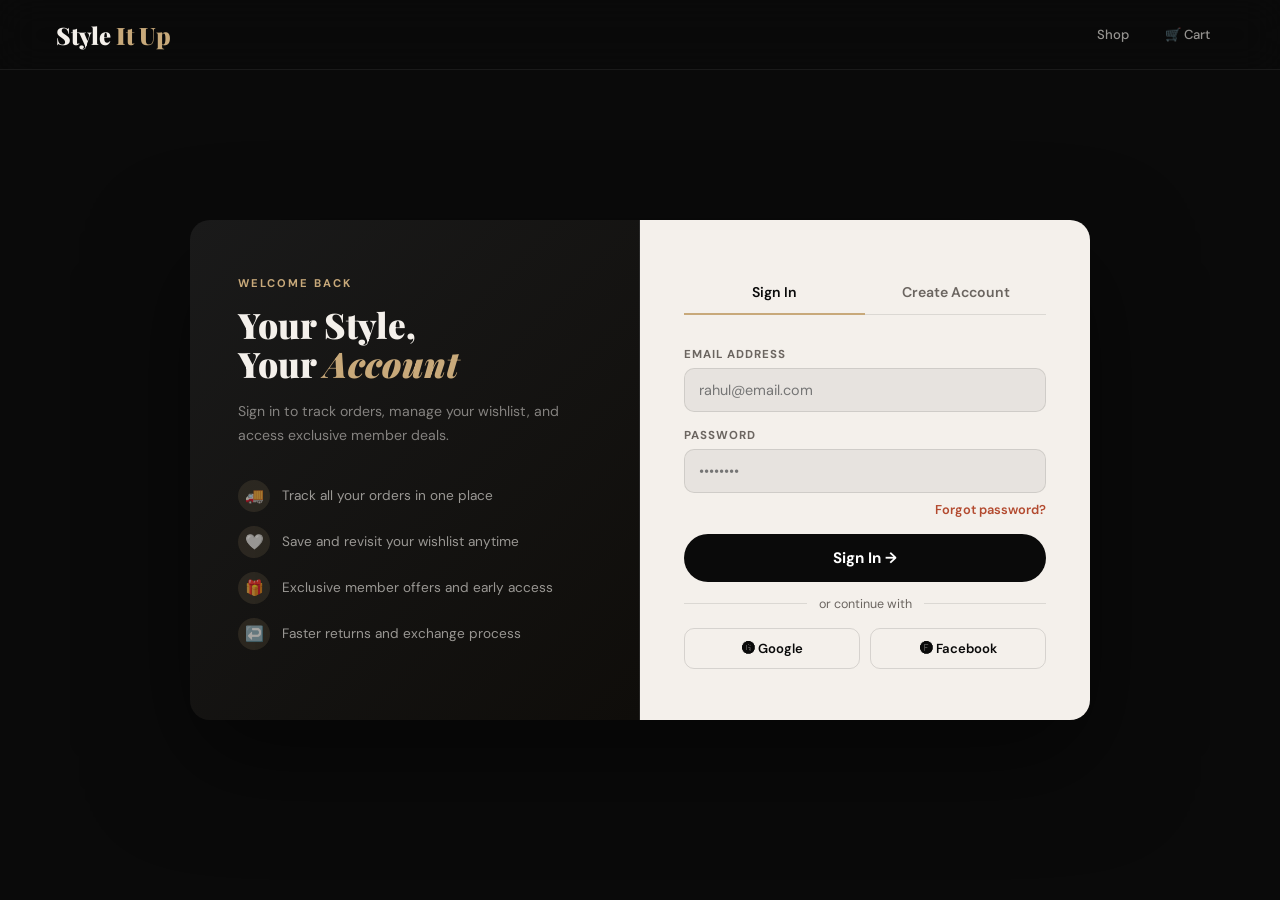
<file: account.html>
<!DOCTYPE html>
<html lang="en">
<head>
  <!-- Google Tag Manager -->
<script>(function(w,d,s,l,i){w[l]=w[l]||[];w[l].push({'gtm.start':
new Date().getTime(),event:'gtm.js'});var f=d.getElementsByTagName(s)[0],
j=d.createElement(s),dl=l!='dataLayer'?'&l='+l:'';j.async=true;j.src=
'https://www.googletagmanager.com/gtm.js?id='+i+dl;f.parentNode.insertBefore(j,f);
})(window,document,'script','dataLayer','GTM-5MQSH7WT');</script>
<!-- End Google Tag Manager -->
  <!-- Google tag (gtag.js) -->
<script async src="https://www.googletagmanager.com/gtag/js?id=G-WWEGL6GJ3Q"></script>
<script>
  window.dataLayer = window.dataLayer || [];
  function gtag(){dataLayer.push(arguments);}
  gtag('js', new Date());

  gtag('config', 'G-WWEGL6GJ3Q');
</script>
<meta charset="UTF-8"/><meta name="viewport" content="width=device-width, initial-scale=1.0"/>
<title>My Account — Style It Up</title>
<link href="https://fonts.googleapis.com/css2?family=Playfair+Display:ital,wght@0,700;0,900;1,700&family=DM+Sans:wght@300;400;500;600&display=swap" rel="stylesheet"/>
<style>
*,*::before,*::after{box-sizing:border-box;margin:0;padding:0}
:root{--black:#0a0a0a;--off:#f4f0eb;--tan:#c8a97a;--rust:#b34a2f;--mid:#6b6560;--r:12px}
body{font-family:'DM Sans',sans-serif;background:var(--off);color:var(--black)}
nav{position:fixed;top:0;left:0;right:0;z-index:500;display:flex;align-items:center;justify-content:space-between;padding:0 56px;height:70px;backdrop-filter:blur(20px);background:rgba(10,10,10,.9);border-bottom:1px solid rgba(255,255,255,.07)}
.nav-logo{font-family:'Playfair Display',serif;font-size:1.5rem;font-weight:900;color:var(--off);text-decoration:none}
.nav-logo span{color:var(--tan)}
.nav-links{display:flex;gap:26px;list-style:none}
.nav-links a{text-decoration:none;color:rgba(244,240,235,.6);font-size:.8rem;letter-spacing:1.2px;text-transform:uppercase;font-weight:500;transition:color .2s}
.nav-links a:hover{color:var(--tan)}
.nav-right{display:flex;gap:6px;align-items:center}
.nav-icon-btn{background:none;border:none;cursor:pointer;color:var(--off);padding:8px 12px;border-radius:8px;font-family:'DM Sans',sans-serif;font-size:.82rem;font-weight:500;transition:background .2s;display:flex;align-items:center;gap:5px;text-decoration:none}
.nav-icon-btn:hover{background:rgba(255,255,255,.08);color:var(--off)}
.nav-badge{background:var(--rust);color:#fff;font-size:.6rem;font-weight:700;min-width:17px;height:17px;border-radius:50%;display:flex;align-items:center;justify-content:center;padding:0 4px}
.btn-cart-nav{background:var(--tan)!important;color:var(--black)!important;border-radius:50px!important;font-weight:700!important}
.page-wrap{padding-top:70px;min-height:100vh}
.page-header{background:var(--black);padding:0}
.account-hero{display:flex;align-items:center;gap:24px;padding:40px 56px;max-width:1280px;margin:0 auto}
.avatar{width:72px;height:72px;border-radius:50%;background:linear-gradient(135deg,var(--tan),var(--rust));display:flex;align-items:center;justify-content:center;font-family:'Playfair Display',serif;font-size:1.8rem;font-weight:700;color:#fff;flex-shrink:0}
.account-hero-info h1{font-family:'Playfair Display',serif;font-size:1.8rem;font-weight:700;color:var(--off)}
.account-hero-info p{font-size:.85rem;color:rgba(244,240,235,.5);margin-top:4px}
.account-layout{display:grid;grid-template-columns:240px 1fr;gap:32px;max-width:1280px;margin:0 auto;padding:32px 56px 80px;align-items:start}
.sidebar-nav{background:#fff;border-radius:14px;overflow:hidden;position:sticky;top:90px}
.sidebar-nav-item{display:flex;align-items:center;gap:12px;padding:14px 20px;cursor:pointer;border-bottom:1px solid rgba(0,0,0,.05);transition:background .2s;font-size:.88rem;font-weight:500;color:var(--mid)}
.sidebar-nav-item:last-child{border-bottom:none}
.sidebar-nav-item:hover{background:rgba(0,0,0,.03);color:var(--black)}
.sidebar-nav-item.active{background:rgba(200,169,122,.1);color:var(--black);font-weight:700;border-left:3px solid var(--tan)}
.sidebar-nav-item span{font-size:1rem}
.logout-item{color:var(--rust)!important}
.account-content{}
.tab-panel{display:none}
.tab-panel.active{display:block}
.section-card{background:#fff;border-radius:14px;padding:28px;margin-bottom:20px}
.section-card h2{font-family:'Playfair Display',serif;font-size:1.3rem;font-weight:700;color:var(--black);margin-bottom:20px}
/* ORDERS */
.order-card{border:1.5px solid rgba(0,0,0,.08);border-radius:12px;padding:20px;margin-bottom:14px;transition:border-color .2s}
.order-card:hover{border-color:var(--tan)}
.order-header{display:flex;justify-content:space-between;align-items:flex-start;margin-bottom:14px}
.order-id{font-size:.8rem;font-weight:700;color:var(--mid);letter-spacing:.5px}
.order-status{font-size:.75rem;font-weight:700;padding:4px 12px;border-radius:20px;letter-spacing:.5px;text-transform:uppercase}
.status-delivered{background:rgba(76,175,80,.1);color:#2e7d32}
.status-shipped{background:rgba(33,150,243,.1);color:#1565c0}
.status-processing{background:rgba(255,152,0,.1);color:#e65100}
.order-items{display:flex;gap:10px;margin-bottom:12px;flex-wrap:wrap}
.order-thumb{width:56px;height:70px;border-radius:8px;object-fit:cover}
.order-meta{display:flex;gap:20px;font-size:.82rem;color:var(--mid)}
.order-meta strong{color:var(--black)}
/* FORM */
.form-row{display:grid;grid-template-columns:1fr 1fr;gap:14px}
.form-group{display:flex;flex-direction:column;gap:6px;margin-bottom:14px}
.form-group label{font-size:.72rem;font-weight:700;letter-spacing:1px;text-transform:uppercase;color:var(--mid)}
.form-group input,.form-group select{background:rgba(0,0,0,.04);border:1.5px solid rgba(0,0,0,.1);border-radius:10px;padding:12px 14px;font-family:'DM Sans',sans-serif;font-size:.9rem;color:var(--black);outline:none;transition:border-color .2s}
.form-group input:focus,.form-group select:focus{border-color:var(--tan)}
.save-btn{background:var(--black);color:#fff;border:none;border-radius:50px;padding:13px 32px;font-family:'DM Sans',sans-serif;font-size:.88rem;font-weight:700;cursor:pointer;transition:background .2s}
.save-btn:hover{background:var(--rust)}
/* STATS */
.stats-row{display:grid;grid-template-columns:repeat(3,1fr);gap:16px;margin-bottom:20px}
.stat-card{background:#fff;border-radius:12px;padding:20px;text-align:center}
.stat-num{font-family:'Playfair Display',serif;font-size:2rem;font-weight:700;color:var(--tan)}
.stat-lbl{font-size:.75rem;color:var(--mid);text-transform:uppercase;letter-spacing:1px;margin-top:4px}
footer{background:#070707;padding:56px 0 28px;border-top:1px solid rgba(255,255,255,.05)}
.footer-inner{max-width:1280px;margin:0 auto;padding:0 56px}
.footer-bottom{display:flex;justify-content:space-between;align-items:center;font-size:.78rem;color:var(--mid)}
@media(max-width:900px){nav{padding:0 20px}.nav-links{display:none}.account-hero,.account-layout{padding-left:20px;padding-right:20px}.account-layout{grid-template-columns:1fr}.sidebar-nav{position:static;display:flex;overflow-x:auto}.sidebar-nav-item{flex-direction:column;gap:4px;font-size:.72rem;padding:12px 14px;white-space:nowrap;border-bottom:none;border-right:1px solid rgba(0,0,0,.05)}.form-row{grid-template-columns:1fr}.stats-row{grid-template-columns:1fr 1fr}}
</style>
</head>
<body>
  <!-- Google Tag Manager (noscript) -->
<noscript><iframe src="https://www.googletagmanager.com/ns.html?id=GTM-5MQSH7WT"
height="0" width="0" style="display:none;visibility:hidden"></iframe></noscript>
<!-- End Google Tag Manager (noscript) -->
<nav>
  <a href="index.html" class="nav-logo">Style <span>It Up</span></a>
  <ul class="nav-links">
    <li><a href="index.html">Home</a></li><li><a href="shop.html">Shop</a></li>
    <li><a href="wishlist.html">Wishlist</a></li>
  </ul>
  <div class="nav-right">
    <a href="wishlist.html" class="nav-icon-btn">🤍 <span id="nav-wish-count" class="nav-badge">0</span></a>
    <a href="cart.html" class="nav-icon-btn btn-cart-nav">🛒 Cart (<span id="nav-cart-count">0</span>)</a>
  </div>
</nav>
<div class="page-wrap">
  <div class="page-header">
    <div class="account-hero">
      <div class="avatar" id="avatar-initials">?</div>
      <div class="account-hero-info">
        <h1 id="user-greeting">Welcome!</h1>
        <p id="user-email-display">Not signed in</p>
      </div>
    </div>
  </div>
  <div class="account-layout">
    <div class="sidebar-nav">
      <div class="sidebar-nav-item active" onclick="openTab('dashboard')"><span>📊</span>Dashboard</div>
      <div class="sidebar-nav-item" onclick="openTab('orders')"><span>📦</span>My Orders</div>
      <div class="sidebar-nav-item" onclick="openTab('profile')"><span>👤</span>Profile</div>
      <div class="sidebar-nav-item" onclick="openTab('addresses')"><span>📍</span>Addresses</div>
      <div class="sidebar-nav-item" onclick="location.href='wishlist.html'"><span>🤍</span>Wishlist</div>
      <div class="sidebar-nav-item" onclick="openTab('settings')"><span>⚙️</span>Settings</div>
      <div class="sidebar-nav-item logout-item" onclick="doLogout()"><span>🚪</span>Sign Out</div>
    </div>
    <div class="account-content">

      <!-- DASHBOARD -->
      <div class="tab-panel active" id="tab-dashboard">
        <div class="stats-row">
          <div class="stat-card"><div class="stat-num">3</div><div class="stat-lbl">Orders</div></div>
          <div class="stat-card"><div class="stat-num" id="wish-stat">0</div><div class="stat-lbl">Wishlist Items</div></div>
          <div class="stat-card"><div class="stat-num">₹0</div><div class="stat-lbl">Total Spent</div></div>
        </div>
        <div class="section-card">
          <h2>Recent Activity</h2>
          <div style="display:flex;flex-direction:column;gap:12px">
            <div style="display:flex;align-items:center;gap:14px;padding:12px;background:rgba(0,0,0,.03);border-radius:10px">
              <span style="font-size:1.4rem">📦</span>
              <div><div style="font-size:.88rem;font-weight:600">Order #SIU20250001 delivered</div><div style="font-size:.78rem;color:var(--mid)">March 10, 2025</div></div>
              <span style="margin-left:auto;font-size:.75rem;background:rgba(76,175,80,.1);color:#2e7d32;padding:4px 10px;border-radius:20px;font-weight:700">Delivered</span>
            </div>
            <div style="display:flex;align-items:center;gap:14px;padding:12px;background:rgba(0,0,0,.03);border-radius:10px">
              <span style="font-size:1.4rem">🤍</span>
              <div><div style="font-size:.88rem;font-weight:600">3 items in your wishlist</div><div style="font-size:.78rem;color:var(--mid)">2 items on sale now!</div></div>
              <a href="wishlist.html" style="margin-left:auto;font-size:.75rem;color:var(--rust);font-weight:700;text-decoration:none">View →</a>
            </div>
          </div>
        </div>
        <div class="section-card">
          <h2>Quick Actions</h2>
          <div style="display:flex;gap:12px;flex-wrap:wrap">
            <a href="shop.html" style="background:var(--tan);color:var(--black);border-radius:50px;padding:11px 24px;font-size:.85rem;font-weight:700;text-decoration:none">Shop Now</a>
            <a href="shop.html?cat=sale" style="background:var(--rust);color:#fff;border-radius:50px;padding:11px 24px;font-size:.85rem;font-weight:700;text-decoration:none">View Sale</a>
            <a href="wishlist.html" style="background:transparent;color:var(--black);border:1.5px solid rgba(0,0,0,.15);border-radius:50px;padding:11px 24px;font-size:.85rem;font-weight:600;text-decoration:none">My Wishlist</a>
          </div>
        </div>
      </div>

      <!-- ORDERS -->
      <div class="tab-panel" id="tab-orders">
        <div class="section-card">
          <h2>My Orders</h2>
          <div class="order-card">
            <div class="order-header"><div><div class="order-id">ORDER #SIU20250001</div><div style="font-size:.82rem;color:var(--mid);margin-top:3px">Placed: March 10, 2025 · 2 items</div></div><span class="order-status status-delivered">Delivered</span></div>
            <div class="order-items">
              <img class="order-thumb" src="https://images.pexels.com/photos/297933/pexels-photo-297933.jpeg?auto=compress&cs=tinysrgb&w=120" alt="shirt" onerror="this.src='https://picsum.photos/seed/ot1/120/150'"/>
              <img class="order-thumb" src="https://images.pexels.com/photos/1598507/pexels-photo-1598507.jpeg?auto=compress&cs=tinysrgb&w=120" alt="pants" onerror="this.src='https://picsum.photos/seed/ot2/120/150'"/>
            </div>
            <div class="order-meta"><span>Total: <strong>₹3,098</strong></span><span>Payment: <strong>UPI</strong></span><span>Delivered: <strong>March 13, 2025</strong></span></div>
          </div>
          <div class="order-card">
            <div class="order-header"><div><div class="order-id">ORDER #SIU20250002</div><div style="font-size:.82rem;color:var(--mid);margin-top:3px">Placed: March 14, 2025 · 1 item</div></div><span class="order-status status-shipped">Shipped</span></div>
            <div class="order-items"><img class="order-thumb" src="https://images.pexels.com/photos/1124468/pexels-photo-1124468.jpeg?auto=compress&cs=tinysrgb&w=120" alt="jacket" onerror="this.src='https://picsum.photos/seed/ot3/120/150'"/></div>
            <div class="order-meta"><span>Total: <strong>₹3,499</strong></span><span>Payment: <strong>Card</strong></span><span>Expected: <strong>March 18, 2025</strong></span></div>
          </div>
          <div class="order-card">
            <div class="order-header"><div><div class="order-id">ORDER #SIU20250003</div><div style="font-size:.82rem;color:var(--mid);margin-top:3px">Placed: March 16, 2025 · 3 items</div></div><span class="order-status status-processing">Processing</span></div>
            <div class="order-items">
              <img class="order-thumb" src="https://images.pexels.com/photos/1656684/pexels-photo-1656684.jpeg?auto=compress&cs=tinysrgb&w=120" alt="tee" onerror="this.src='https://picsum.photos/seed/ot4/120/150'"/>
              <img class="order-thumb" src="https://images.pexels.com/photos/2529148/pexels-photo-2529148.jpeg?auto=compress&cs=tinysrgb&w=120" alt="shoes" onerror="this.src='https://picsum.photos/seed/ot5/120/150'"/>
            </div>
            <div class="order-meta"><span>Total: <strong>₹2,298</strong></span><span>Payment: <strong>COD</strong></span><span>Expected: <strong>March 20, 2025</strong></span></div>
          </div>
        </div>
      </div>

      <!-- PROFILE -->
      <div class="tab-panel" id="tab-profile">
        <div class="section-card">
          <h2>Edit Profile</h2>
          <div class="form-row">
            <div class="form-group"><label>First Name</label><input id="pf-fn" placeholder="Rahul"/></div>
            <div class="form-group"><label>Last Name</label><input id="pf-ln" placeholder="Sharma"/></div>
          </div>
          <div class="form-group"><label>Email Address</label><input type="email" id="pf-em" placeholder="rahul@email.com"/></div>
          <div class="form-group"><label>Phone</label><input type="tel" id="pf-ph" placeholder="+91 98765 43210"/></div>
          <div class="form-group"><label>Date of Birth</label><input type="date" id="pf-dob"/></div>
          <div class="form-group"><label>Gender</label>
            <select id="pf-gen"><option>Prefer not to say</option><option>Male</option><option>Female</option><option>Non-binary</option></select>
          </div>
          <button class="save-btn" onclick="saveProfile()">Save Changes</button>
        </div>
        <div class="section-card">
          <h2>Change Password</h2>
          <div class="form-group"><label>Current Password</label><input type="password" placeholder="••••••••"/></div>
          <div class="form-group"><label>New Password</label><input type="password" placeholder="••••••••"/></div>
          <div class="form-group"><label>Confirm New Password</label><input type="password" placeholder="••••••••"/></div>
          <button class="save-btn" onclick="toast('Password updated successfully! 🔐')">Update Password</button>
        </div>
      </div>

      <!-- ADDRESSES -->
      <div class="tab-panel" id="tab-addresses">
        <div class="section-card">
          <h2>Saved Addresses</h2>
          <div style="border:1.5px solid rgba(0,0,0,.08);border-radius:12px;padding:18px;margin-bottom:14px">
            <div style="display:flex;justify-content:space-between;align-items:flex-start;margin-bottom:8px">
              <div style="font-size:.75rem;background:var(--tan);color:var(--black);padding:3px 10px;border-radius:20px;font-weight:700">Default</div>
              <button onclick="toast('Edit address')" style="background:transparent;border:none;font-size:.82rem;color:var(--rust);font-weight:600;cursor:pointer">Edit</button>
            </div>
            <div style="font-size:.92rem;font-weight:600;margin-bottom:4px">Home</div>
            <div style="font-size:.85rem;color:var(--mid);line-height:1.6">Flat 12B, Raj Residency<br/>MG Road, Banjara Hills<br/>Hyderabad, Telangana — 500034</div>
          </div>
          <button onclick="toast('Add new address')" style="background:transparent;border:1.5px dashed rgba(0,0,0,.2);border-radius:12px;width:100%;padding:16px;font-family:'DM Sans',sans-serif;font-size:.88rem;font-weight:600;color:var(--mid);cursor:pointer;transition:all .2s">+ Add New Address</button>
        </div>
      </div>

      <!-- SETTINGS -->
      <div class="tab-panel" id="tab-settings">
        <div class="section-card">
          <h2>Notifications</h2>
          <div style="display:flex;flex-direction:column;gap:16px">
            ${[['Order Updates','Get notified about your order status'],['Promotions & Offers','Exclusive deals and sale alerts'],['New Arrivals','Be the first to know about new products'],['Wishlist Alerts','Price drops on your saved items']].map(([t,d],i)=>`<div style="display:flex;align-items:center;justify-content:space-between;padding:14px;background:rgba(0,0,0,.03);border-radius:10px"><div><div style="font-size:.88rem;font-weight:600">${t}</div><div style="font-size:.78rem;color:var(--mid)">${d}</div></div><label style="position:relative;display:inline-block;width:44px;height:24px;cursor:pointer"><input type="checkbox" ${i<2?'checked':''} style="display:none" onchange="this.parentElement.querySelector('.slider').style.background=this.checked?'var(--tan)':'rgba(0,0,0,.15)'/><span class="slider" style="position:absolute;inset:0;border-radius:24px;background:${i<2?'var(--tan)':'rgba(0,0,0,.15)'};transition:background .2s"></span><span style="position:absolute;top:2px;left:${i<2?'22px':'2px'};width:20px;height:20px;background:#fff;border-radius:50%;transition:left .2s;box-shadow:0 1px 4px rgba(0,0,0,.2)"></span></label></div>`).join('')}
          </div>
        </div>
        <div class="section-card">
          <h2>Danger Zone</h2>
          <button onclick="doLogout()" style="background:transparent;border:1.5px solid var(--rust);color:var(--rust);border-radius:50px;padding:11px 24px;font-family:'DM Sans',sans-serif;font-size:.85rem;font-weight:600;cursor:pointer;margin-right:12px">Sign Out</button>
          <button onclick="toast('Contact support to delete account','err')" style="background:var(--rust);color:#fff;border:none;border-radius:50px;padding:11px 24px;font-family:'DM Sans',sans-serif;font-size:.85rem;font-weight:600;cursor:pointer">Delete Account</button>
        </div>
      </div>

    </div>
  </div>
</div>

<footer><div class="footer-inner">
  <div class="footer-bottom"><span>© 2025 Style It Up. All rights reserved.</span><span>Made with ♥ in India</span></div>
</div></footer>

<script>
function getCart(){try{return JSON.parse(sessionStorage.getItem('siu_cart'))||[];}catch{return [];}}
function getWish(){try{return JSON.parse(sessionStorage.getItem('siu_wish'))||[];}catch{return [];}}
function updateNav(){const cc=document.getElementById('nav-cart-count');const wc=document.getElementById('nav-wish-count');if(cc)cc.textContent=getCart().reduce((a,i)=>a+i.qty,0);if(wc)wc.textContent=getWish().length;}
function toast(msg,type){let tc=document.getElementById('tc');if(!tc){tc=document.createElement('div');tc.id='tc';tc.style.cssText='position:fixed;top:90px;right:24px;z-index:9999;display:flex;flex-direction:column;gap:10px;pointer-events:none';document.body.appendChild(tc);}const t=document.createElement('div');t.style.cssText='background:#f4f0eb;color:#0a0a0a;padding:12px 20px;border-radius:8px;font-size:.85rem;font-weight:600;box-shadow:0 8px 30px rgba(0,0,0,.25);opacity:0;transform:translateX(60px);transition:all .35s ease;border-left:4px solid '+(type==='err'?'#b34a2f':'#c8a97a');t.textContent=msg;tc.appendChild(t);requestAnimationFrame(()=>requestAnimationFrame(()=>{t.style.opacity='1';t.style.transform='translateX(0)'}));setTimeout(()=>{t.style.opacity='0';t.style.transform='translateX(60px)';setTimeout(()=>t.remove(),400)},3000);}

function openTab(name){
  document.querySelectorAll('.tab-panel').forEach(p=>p.classList.remove('active'));
  document.querySelectorAll('.sidebar-nav-item').forEach(i=>i.classList.remove('active'));
  document.getElementById('tab-'+name).classList.add('active');
  event.currentTarget.classList.add('active');
}
function doLogout(){sessionStorage.removeItem('siu_user');location.href='login.html';}
function saveProfile(){
  const user=JSON.parse(sessionStorage.getItem('siu_user')||'{}');
  user.firstName=document.getElementById('pf-fn').value||user.firstName;
  user.lastName=document.getElementById('pf-ln').value||user.lastName;
  user.email=document.getElementById('pf-em').value||user.email;
  sessionStorage.setItem('siu_user',JSON.stringify(user));
  toast('Profile saved! ✓');loadUser();
}
function loadUser(){
  const user=JSON.parse(sessionStorage.getItem('siu_user')||'null');
  if(!user){location.href='login.html';return;}
  const initials=(user.firstName?.[0]||'')+(user.lastName?.[0]||'U');
  document.getElementById('avatar-initials').textContent=initials.toUpperCase();
  document.getElementById('user-greeting').textContent='Hello, '+user.firstName+'!';
  document.getElementById('user-email-display').textContent=user.email;
  document.getElementById('wish-stat').textContent=getWish().length;
  if(document.getElementById('pf-fn')) document.getElementById('pf-fn').value=user.firstName||'';
  if(document.getElementById('pf-ln')) document.getElementById('pf-ln').value=user.lastName||'';
  if(document.getElementById('pf-em')) document.getElementById('pf-em').value=user.email||'';
}
loadUser();updateNav();
</script>
</body>
</html>
</file>
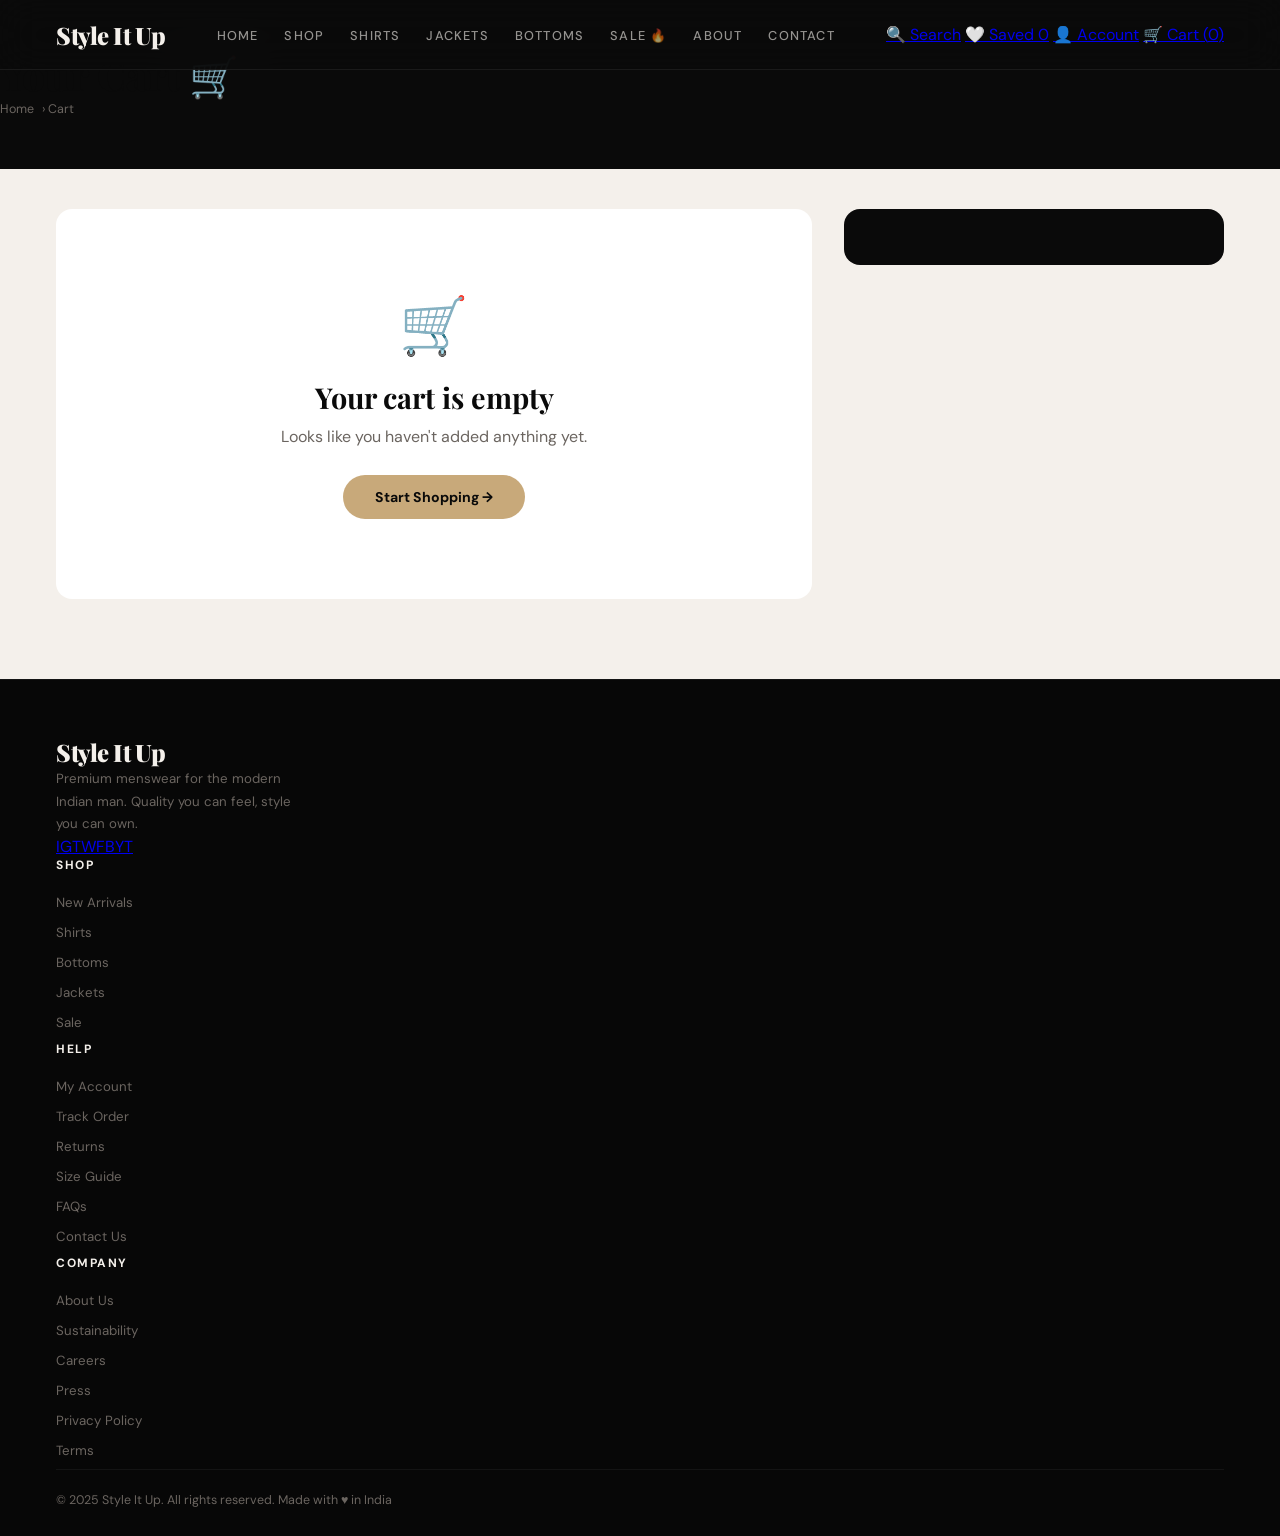
<file: cart.html>
<!DOCTYPE html>
<html lang="en">
<head>
  <!-- Google Tag Manager -->
<script>(function(w,d,s,l,i){w[l]=w[l]||[];w[l].push({'gtm.start':
new Date().getTime(),event:'gtm.js'});var f=d.getElementsByTagName(s)[0],
j=d.createElement(s),dl=l!='dataLayer'?'&l='+l:'';j.async=true;j.src=
'https://www.googletagmanager.com/gtm.js?id='+i+dl;f.parentNode.insertBefore(j,f);
})(window,document,'script','dataLayer','GTM-5MQSH7WT');</script>
<!-- End Google Tag Manager -->
  <!-- Google tag (gtag.js) -->
<script async src="https://www.googletagmanager.com/gtag/js?id=G-WWEGL6GJ3Q"></script>
<script>
  window.dataLayer = window.dataLayer || [];
  function gtag(){dataLayer.push(arguments);}
  gtag('js', new Date());

  gtag('config', 'G-WWEGL6GJ3Q');
</script>
  <meta charset="UTF-8" />
  <meta name="viewport" content="width=device-width, initial-scale=1.0" />
  <title>Cart — Style It Up</title>
  <link rel="stylesheet" href="shared.css" />
  <link rel="stylesheet" href="cart.css" />
  <link href="https://fonts.googleapis.com/css2?family=Playfair+Display:ital,wght@0,600;1,600&family=Inter:wght@300;400;500;600&family=DM+Sans:wght@300;400;500;600;700&display=swap" rel="stylesheet" />
</head>
<body class="page-body">
  <!-- Google Tag Manager (noscript) -->
<noscript><iframe src="https://www.googletagmanager.com/ns.html?id=GTM-5MQSH7WT"
height="0" width="0" style="display:none;visibility:hidden"></iframe></noscript>
<!-- End Google Tag Manager (noscript) -->

  <!-- ── NAVBAR ── -->
  <nav class="navbar">
    <a class="nav-logo" href="index.html">Style It Up</a>
    <ul class="nav-links">
      <li><a href="index.html">Home</a></li>
      <li><a href="shop.html">Shop</a></li>
      <li><a href="shop.html?cat=shirts">Shirts</a></li>
      <li><a href="shop.html?cat=jackets">Jackets</a></li>
      <li><a href="shop.html?cat=bottoms">Bottoms</a></li>
      <li><a href="shop.html?cat=sale">Sale 🔥</a></li>
      <li><a href="about.html">About</a></li>
      <li><a href="contact.html">Contact</a></li>
    </ul>
    <div class="nav-actions">
      <a href="shop.html">🔍 Search</a>
      <a href="wishlist.html">🤍 Saved <span id="nav-wish-count">0</span></a>
      <a href="account.html">👤 Account</a>
      <a href="cart.html" class="active">🛒 Cart (<span id="nav-cart-count">0</span>)</a>
    </div>
  </nav>

  <!-- ── PAGE HEADER ── -->
  <section class="page-header">
    <h1>Your Cart 🛒</h1>
    <p class="breadcrumb"><a href="index.html">Home</a> › Cart</p>
  </section>

  <!-- ── MAIN CONTENT ── -->
  <main class="container">
    <div class="cart-layout">

      <!-- Left: cart items + coupon (rendered by JS) -->
      <div id="cart-section" class="cart-section"></div>

      <!-- Right: order summary (rendered by JS) -->
      <aside id="order-summary" class="order-summary"></aside>

    </div>
  </main>

  <!-- ── TOAST ── -->
  <div id="toast-container"></div>

  <!-- ── FOOTER ── -->
  <footer class="footer">
    <div class="footer-inner">
      <div class="footer-brand">
        <a class="nav-logo" href="index.html">Style It Up</a>
        <p>Premium menswear for the modern Indian man. Quality you can feel, style you can own.</p>
        <div class="footer-socials">
          <a href="#">IG</a><a href="#">TW</a><a href="#">FB</a><a href="#">YT</a>
        </div>
      </div>
      <div class="footer-col">
        <h4>Shop</h4>
        <ul>
          <li><a href="shop.html">New Arrivals</a></li>
          <li><a href="shop.html?cat=shirts">Shirts</a></li>
          <li><a href="shop.html?cat=bottoms">Bottoms</a></li>
          <li><a href="shop.html?cat=jackets">Jackets</a></li>
          <li><a href="shop.html?cat=sale">Sale</a></li>
        </ul>
      </div>
      <div class="footer-col">
        <h4>Help</h4>
        <ul>
          <li><a href="account.html">My Account</a></li>
          <li><a href="cart.html">Track Order</a></li>
          <li><a href="contact.html">Returns</a></li>
          <li><a href="contact.html">Size Guide</a></li>
          <li><a href="contact.html">FAQs</a></li>
          <li><a href="contact.html">Contact Us</a></li>
        </ul>
      </div>
      <div class="footer-col">
        <h4>Company</h4>
        <ul>
          <li><a href="about.html">About Us</a></li>
          <li><a href="about.html">Sustainability</a></li>
          <li><a href="about.html">Careers</a></li>
          <li><a href="contact.html">Press</a></li>
          <li><a href="#">Privacy Policy</a></li>
          <li><a href="#">Terms</a></li>
        </ul>
      </div>
    </div>
    <div class="footer-bottom">
      <p>© 2025 Style It Up. All rights reserved. Made with ♥ in India</p>
    </div>
  </footer>

  <!-- ── SCRIPTS ── -->
  <script src="shared.js"></script>
  <script src="cart.js"></script>

</body>
</html>
</file>
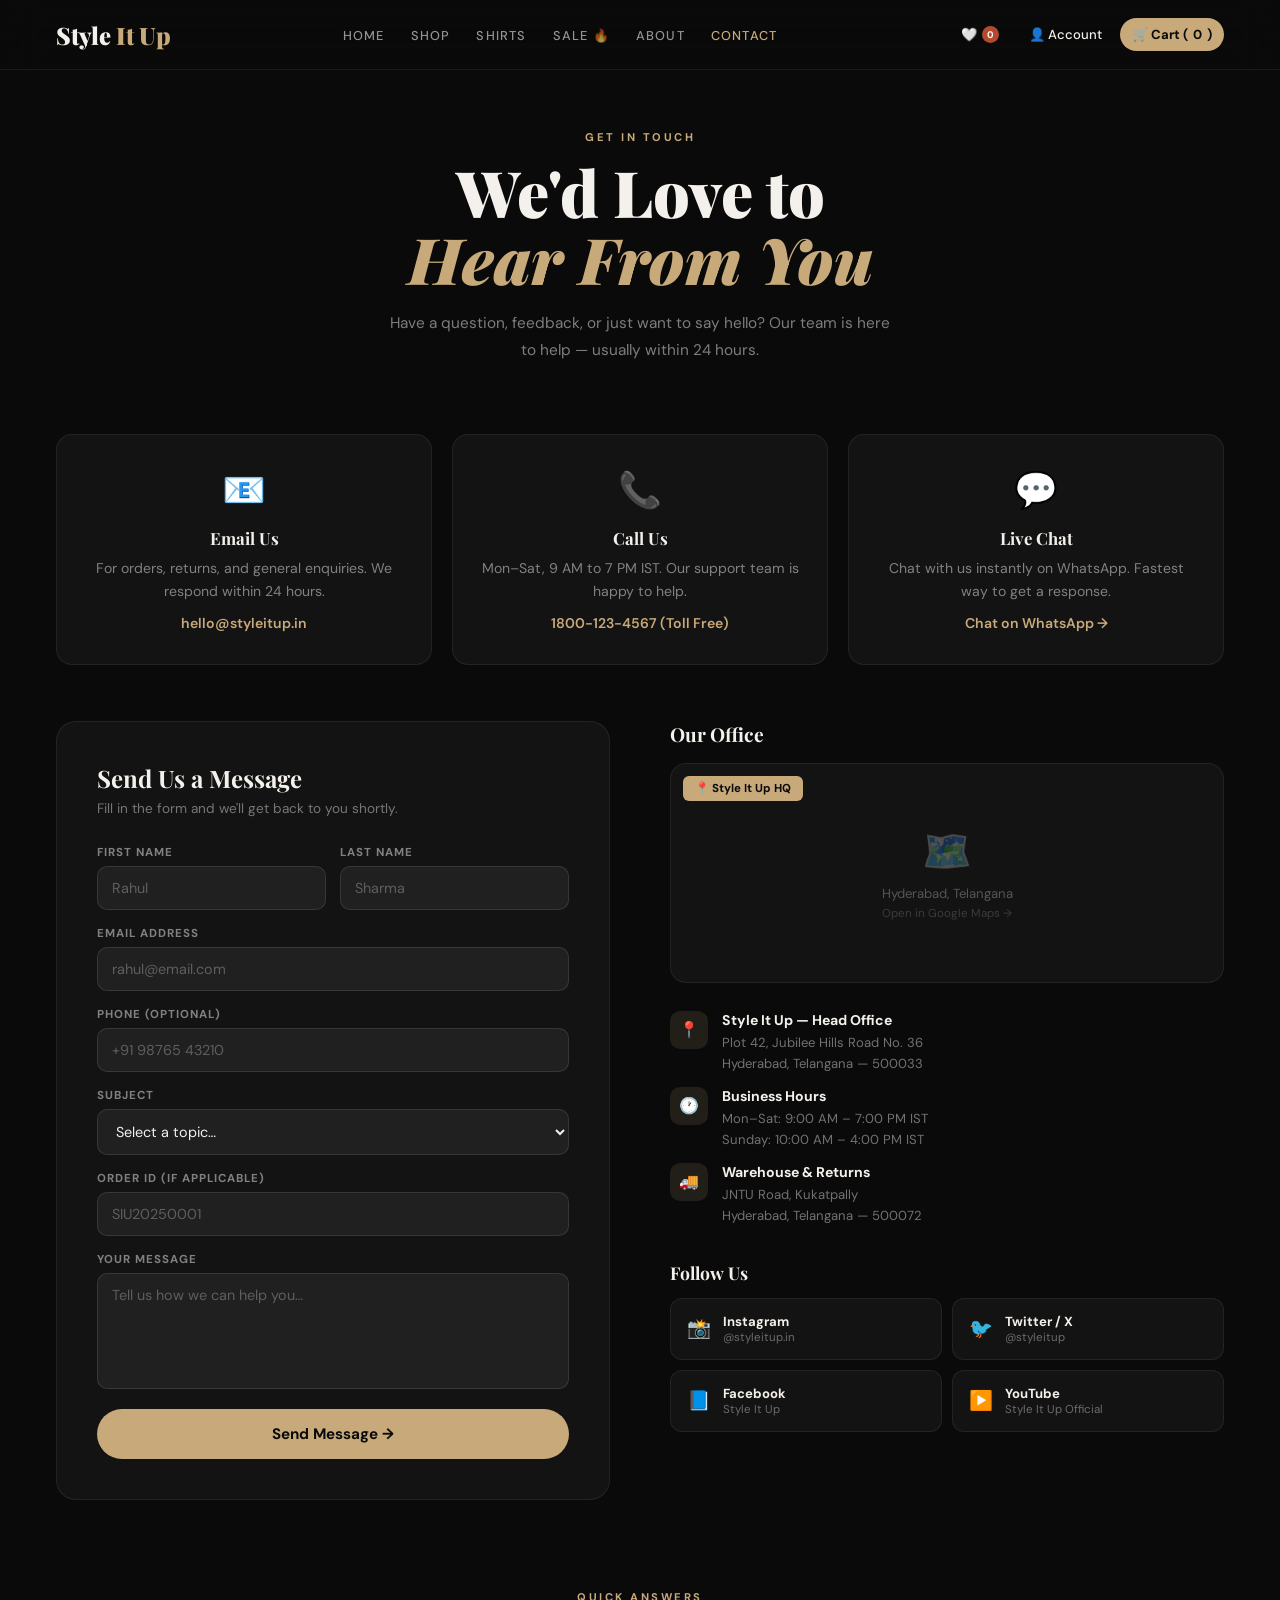
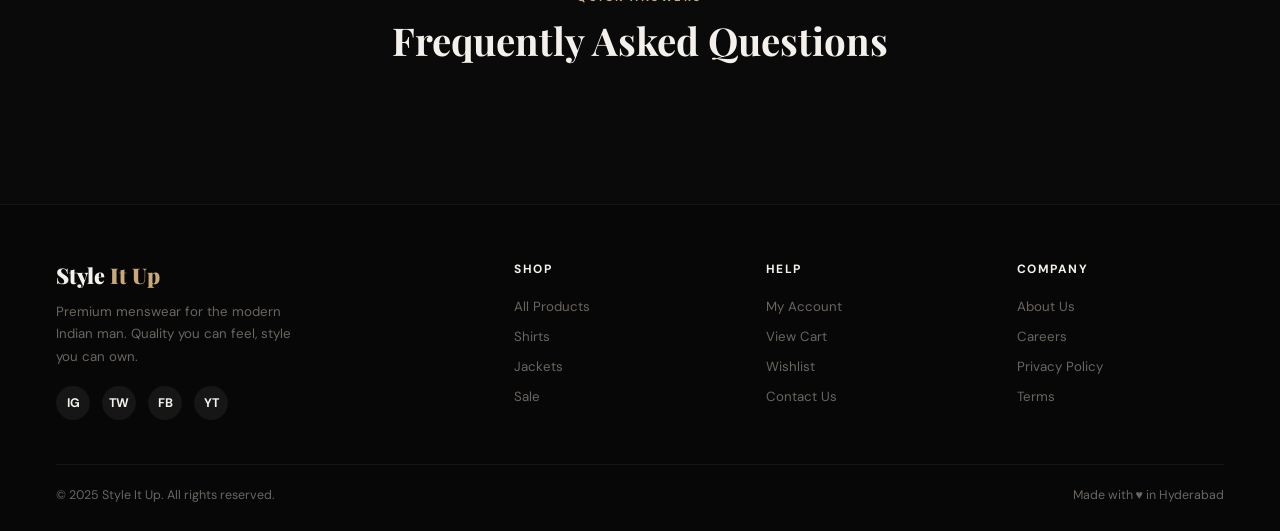
<file: contact.html>
<!DOCTYPE html>
<html lang="en">
<head>
  <!-- Google Tag Manager -->
<script>(function(w,d,s,l,i){w[l]=w[l]||[];w[l].push({'gtm.start':
new Date().getTime(),event:'gtm.js'});var f=d.getElementsByTagName(s)[0],
j=d.createElement(s),dl=l!='dataLayer'?'&l='+l:'';j.async=true;j.src=
'https://www.googletagmanager.com/gtm.js?id='+i+dl;f.parentNode.insertBefore(j,f);
})(window,document,'script','dataLayer','GTM-5MQSH7WT');</script>
<!-- End Google Tag Manager -->
  <!-- Google tag (gtag.js) -->
<script async src="https://www.googletagmanager.com/gtag/js?id=G-WWEGL6GJ3Q"></script>
<script>
  window.dataLayer = window.dataLayer || [];
  function gtag(){dataLayer.push(arguments);}
  gtag('js', new Date());

  gtag('config', 'G-WWEGL6GJ3Q');
</script>
<meta charset="UTF-8"/><meta name="viewport" content="width=device-width, initial-scale=1.0"/>
<title>Contact — Style It Up</title>
<link href="https://fonts.googleapis.com/css2?family=Playfair+Display:ital,wght@0,700;0,900;1,700&family=DM+Sans:wght@300;400;500;600&display=swap" rel="stylesheet"/>
<style>
*,*::before,*::after{box-sizing:border-box;margin:0;padding:0}
:root{--black:#0a0a0a;--off:#f4f0eb;--tan:#c8a97a;--rust:#b34a2f;--mid:#6b6560;--r:12px}
body{font-family:'DM Sans',sans-serif;background:var(--black);color:var(--off);overflow-x:hidden}
nav{position:fixed;top:0;left:0;right:0;z-index:500;display:flex;align-items:center;justify-content:space-between;padding:0 56px;height:70px;backdrop-filter:blur(20px);background:rgba(10,10,10,.9);border-bottom:1px solid rgba(255,255,255,.07)}
.nav-logo{font-family:'Playfair Display',serif;font-size:1.5rem;font-weight:900;color:var(--off);text-decoration:none}
.nav-logo span{color:var(--tan)}
.nav-links{display:flex;gap:26px;list-style:none}
.nav-links a{text-decoration:none;color:rgba(244,240,235,.6);font-size:.8rem;letter-spacing:1.2px;text-transform:uppercase;font-weight:500;transition:color .2s}
.nav-links a:hover,.nav-links a.active{color:var(--tan)}
.nav-right{display:flex;gap:6px}
.nav-icon-btn{background:none;border:none;cursor:pointer;color:var(--off);padding:8px 12px;border-radius:8px;font-family:'DM Sans',sans-serif;font-size:.82rem;font-weight:500;transition:background .2s;display:flex;align-items:center;gap:5px;text-decoration:none}
.nav-icon-btn:hover{background:rgba(255,255,255,.08);color:var(--off)}
.nav-badge{background:var(--rust);color:#fff;font-size:.6rem;font-weight:700;min-width:17px;height:17px;border-radius:50%;display:flex;align-items:center;justify-content:center;padding:0 4px}
.btn-cart-nav{background:var(--tan)!important;color:var(--black)!important;border-radius:50px!important;font-weight:700!important}

/* HERO */
.contact-hero{padding:130px 56px 70px;max-width:1280px;margin:0 auto;text-align:center}
.hero-eyebrow{font-size:.7rem;letter-spacing:2.5px;text-transform:uppercase;color:var(--tan);font-weight:700;margin-bottom:14px}
.contact-hero h1{font-family:'Playfair Display',serif;font-size:clamp(2.4rem,5vw,4rem);font-weight:900;line-height:1.05;margin-bottom:18px}
.contact-hero h1 em{color:var(--tan);font-style:italic}
.contact-hero p{font-size:.96rem;color:rgba(244,240,235,.5);line-height:1.75;max-width:500px;margin:0 auto}

/* CONTACT CARDS */
.contact-cards{display:grid;grid-template-columns:repeat(3,1fr);gap:20px;max-width:1280px;margin:0 auto;padding:0 56px 56px}
.contact-card{background:rgba(255,255,255,.04);border:1px solid rgba(255,255,255,.07);border-radius:16px;padding:32px 28px;text-align:center;transition:transform .3s,border-color .3s;cursor:default}
.contact-card:hover{transform:translateY(-5px);border-color:rgba(200,169,122,.3)}
.cc-icon{font-size:2.2rem;margin-bottom:14px}
.cc-title{font-family:'Playfair Display',serif;font-size:1.05rem;font-weight:700;color:var(--off);margin-bottom:8px}
.cc-info{font-size:.88rem;color:rgba(244,240,235,.5);line-height:1.65}
.cc-link{color:var(--tan);text-decoration:none;font-weight:600;font-size:.88rem;display:block;margin-top:10px;transition:color .2s}
.cc-link:hover{color:#d4b88a}

/* MAIN SECTION */
.contact-main{max-width:1280px;margin:0 auto;padding:0 56px 90px;display:grid;grid-template-columns:1fr 1fr;gap:60px;align-items:start}

/* FORM */
.contact-form-wrap{background:rgba(255,255,255,.04);border:1px solid rgba(255,255,255,.07);border-radius:20px;padding:40px}
.form-title{font-family:'Playfair Display',serif;font-size:1.5rem;font-weight:700;color:var(--off);margin-bottom:6px}
.form-subtitle{font-size:.85rem;color:rgba(244,240,235,.45);margin-bottom:28px}
.form-row{display:grid;grid-template-columns:1fr 1fr;gap:14px}
.form-group{display:flex;flex-direction:column;gap:6px;margin-bottom:16px}
.form-group label{font-size:.72rem;font-weight:700;letter-spacing:1px;text-transform:uppercase;color:rgba(244,240,235,.5)}
.form-group input,.form-group select,.form-group textarea{background:rgba(255,255,255,.06);border:1.5px solid rgba(255,255,255,.1);border-radius:10px;padding:12px 14px;font-family:'DM Sans',sans-serif;font-size:.9rem;color:var(--off);outline:none;transition:border-color .2s;resize:none}
.form-group input:focus,.form-group select:focus,.form-group textarea:focus{border-color:var(--tan)}
.form-group input::placeholder,.form-group textarea::placeholder{color:rgba(244,240,235,.3)}
.form-group select option{background:#1a1a1a;color:var(--off)}
.submit-btn{width:100%;background:var(--tan);color:var(--black);border:none;border-radius:50px;padding:15px;font-family:'DM Sans',sans-serif;font-size:.95rem;font-weight:700;cursor:pointer;transition:all .25s;margin-top:4px}
.submit-btn:hover{background:#d4b88a;transform:translateY(-2px)}
.success-banner{background:rgba(76,175,80,.12);border:1px solid rgba(76,175,80,.3);border-radius:12px;padding:16px 20px;color:#81c784;font-size:.88rem;font-weight:600;margin-top:16px;display:none;text-align:center}

/* INFO SIDE */
.contact-info-side{}
.info-section{margin-bottom:36px}
.info-section h3{font-family:'Playfair Display',serif;font-size:1.2rem;font-weight:700;color:var(--off);margin-bottom:16px}
.info-row{display:flex;align-items:flex-start;gap:14px;margin-bottom:14px}
.info-icon{width:38px;height:38px;background:rgba(200,169,122,.12);border-radius:10px;display:flex;align-items:center;justify-content:center;font-size:1rem;flex-shrink:0}
.info-text strong{display:block;font-size:.88rem;font-weight:700;color:var(--off);margin-bottom:2px}
.info-text span{font-size:.82rem;color:rgba(244,240,235,.45)}

/* MAP */
.map-wrap{border-radius:16px;overflow:hidden;height:220px;background:rgba(255,255,255,.04);border:1px solid rgba(255,255,255,.07);display:flex;align-items:center;justify-content:center;margin-bottom:28px;position:relative}
.map-placeholder{text-align:center;color:rgba(244,240,235,.3)}
.map-placeholder span{font-size:2.5rem;display:block;margin-bottom:8px}
.map-placeholder p{font-size:.82rem}
.map-overlay-tag{position:absolute;top:12px;left:12px;background:var(--tan);color:var(--black);font-size:.72rem;font-weight:700;padding:5px 12px;border-radius:6px}

/* SOCIAL */
.social-section h3{font-family:'Playfair Display',serif;font-size:1.1rem;font-weight:700;color:var(--off);margin-bottom:14px}
.social-grid{display:grid;grid-template-columns:repeat(2,1fr);gap:10px}
.social-card{background:rgba(255,255,255,.04);border:1px solid rgba(255,255,255,.07);border-radius:12px;padding:14px 16px;display:flex;align-items:center;gap:12px;cursor:pointer;transition:all .2s;text-decoration:none}
.social-card:hover{border-color:rgba(200,169,122,.3);background:rgba(200,169,122,.06)}
.sc-icon{font-size:1.2rem}
.sc-name{font-size:.82rem;font-weight:700;color:var(--off)}
.sc-handle{font-size:.72rem;color:rgba(244,240,235,.4)}

/* FAQ */
.faq-section{max-width:1280px;margin:0 auto;padding:0 56px 90px}
.faq-header{text-align:center;margin-bottom:48px}
.faq-header .section-label{font-size:.7rem;letter-spacing:2.5px;text-transform:uppercase;color:var(--tan);font-weight:700;margin-bottom:10px}
.faq-header h2{font-family:'Playfair Display',serif;font-size:clamp(1.8rem,3vw,2.4rem);font-weight:700}
.faq-grid{display:grid;grid-template-columns:1fr 1fr;gap:14px}
.faq-item{background:rgba(255,255,255,.04);border:1px solid rgba(255,255,255,.07);border-radius:14px;overflow:hidden;transition:border-color .2s}
.faq-item.open{border-color:rgba(200,169,122,.3)}
.faq-q{display:flex;align-items:center;justify-content:space-between;padding:20px 22px;cursor:pointer;font-size:.92rem;font-weight:600;color:var(--off);gap:12px;user-select:none}
.faq-arrow{font-size:.8rem;color:var(--tan);transition:transform .3s;flex-shrink:0}
.faq-item.open .faq-arrow{transform:rotate(180deg)}
.faq-a{max-height:0;overflow:hidden;transition:max-height .35s ease,padding .3s ease;font-size:.87rem;color:rgba(244,240,235,.5);line-height:1.75;padding:0 22px}
.faq-item.open .faq-a{max-height:300px;padding:0 22px 20px}

footer{background:#070707;padding:56px 56px 28px;border-top:1px solid rgba(255,255,255,.05)}
.footer-grid{display:grid;grid-template-columns:2fr 1fr 1fr 1fr;gap:44px;max-width:1280px;margin:0 auto 44px}
.footer-logo{font-family:'Playfair Display',serif;font-size:1.35rem;font-weight:900;color:var(--off);text-decoration:none;display:block;margin-bottom:12px}
.footer-logo span{color:var(--tan)}
.footer-brand p{font-size:.83rem;color:var(--mid);line-height:1.7;max-width:260px}
.footer-col h4{font-size:.75rem;letter-spacing:1.5px;text-transform:uppercase;color:var(--off);font-weight:700;margin-bottom:18px}
.footer-col ul{list-style:none}
.footer-col li{margin-bottom:9px}
.footer-col a{color:var(--mid);text-decoration:none;font-size:.83rem;transition:color .2s}
.footer-col a:hover{color:var(--tan)}
.footer-bottom{max-width:1280px;margin:0 auto;display:flex;justify-content:space-between;align-items:center;padding-top:22px;border-top:1px solid rgba(255,255,255,.05);font-size:.78rem;color:var(--mid)}
.social-links-footer{display:flex;gap:12px;margin-top:18px}
.social-links-footer a{width:34px;height:34px;border-radius:50%;background:rgba(255,255,255,.06);display:flex;align-items:center;justify-content:center;color:var(--off);text-decoration:none;font-size:.78rem;font-weight:700;transition:background .2s}
.social-links-footer a:hover{background:var(--tan);color:var(--black)}
#back-top{position:fixed;bottom:28px;right:28px;z-index:400;background:var(--tan);color:var(--black);border:none;width:44px;height:44px;border-radius:50%;cursor:pointer;font-size:1rem;display:none;align-items:center;justify-content:center;box-shadow:0 4px 16px rgba(0,0,0,.2);transition:transform .2s}
#back-top.show{display:flex}
#back-top:hover{transform:translateY(-3px)}
@media(max-width:900px){nav{padding:0 20px}.nav-links{display:none}.contact-hero,.contact-cards,.contact-main,.faq-section{padding-left:20px;padding-right:20px}.contact-cards{grid-template-columns:1fr}.contact-main{grid-template-columns:1fr;gap:36px}.faq-grid{grid-template-columns:1fr}.form-row{grid-template-columns:1fr}footer{padding:44px 20px 24px}.footer-grid{grid-template-columns:1fr 1fr}}
</style>
</head>
<body>
  <!-- Google Tag Manager (noscript) -->
<noscript><iframe src="https://www.googletagmanager.com/ns.html?id=GTM-5MQSH7WT"
height="0" width="0" style="display:none;visibility:hidden"></iframe></noscript>
<!-- End Google Tag Manager (noscript) -->
<nav>
  <a href="index.html" class="nav-logo">Style <span>It Up</span></a>
  <ul class="nav-links">
    <li><a href="index.html">Home</a></li>
    <li><a href="shop.html">Shop</a></li>
    <li><a href="shop.html?cat=shirts">Shirts</a></li>
    <li><a href="shop.html?cat=sale">Sale 🔥</a></li>
    <li><a href="about.html">About</a></li>
    <li><a href="contact.html" class="active">Contact</a></li>
  </ul>
  <div class="nav-right">
    <a href="wishlist.html" class="nav-icon-btn">🤍 <span id="nav-wish-count" class="nav-badge">0</span></a>
    <a href="account.html" class="nav-icon-btn">👤 Account</a>
    <a href="cart.html" class="nav-icon-btn btn-cart-nav">🛒 Cart (<span id="nav-cart-count">0</span>)</a>
  </div>
</nav>

<!-- HERO -->
<div class="contact-hero">
  <div class="hero-eyebrow">Get in Touch</div>
  <h1>We'd Love to<br/><em>Hear From You</em></h1>
  <p>Have a question, feedback, or just want to say hello? Our team is here to help — usually within 24 hours.</p>
</div>

<!-- CONTACT CARDS -->
<div class="contact-cards">
  <div class="contact-card">
    <div class="cc-icon">📧</div>
    <div class="cc-title">Email Us</div>
    <div class="cc-info">For orders, returns, and general enquiries. We respond within 24 hours.</div>
    <a href="mailto:hello@styleitup.in" class="cc-link">hello@styleitup.in</a>
  </div>
  <div class="contact-card">
    <div class="cc-icon">📞</div>
    <div class="cc-title">Call Us</div>
    <div class="cc-info">Mon–Sat, 9 AM to 7 PM IST. Our support team is happy to help.</div>
    <a href="tel:+911800123456" class="cc-link">1800-123-4567 (Toll Free)</a>
  </div>
  <div class="contact-card">
    <div class="cc-icon">💬</div>
    <div class="cc-title">Live Chat</div>
    <div class="cc-info">Chat with us instantly on WhatsApp. Fastest way to get a response.</div>
    <a href="#" class="cc-link" onclick="toast('WhatsApp chat opening…')">Chat on WhatsApp →</a>
  </div>
</div>

<!-- MAIN CONTACT SECTION -->
<div class="contact-main">
  <!-- FORM -->
  <div class="contact-form-wrap">
    <div class="form-title">Send Us a Message</div>
    <div class="form-subtitle">Fill in the form and we'll get back to you shortly.</div>
    <div class="form-row">
      <div class="form-group"><label>First Name</label><input id="cf-fn" placeholder="Rahul" type="text"/></div>
      <div class="form-group"><label>Last Name</label><input id="cf-ln" placeholder="Sharma" type="text"/></div>
    </div>
    <div class="form-group"><label>Email Address</label><input id="cf-em" placeholder="rahul@email.com" type="email"/></div>
    <div class="form-group"><label>Phone (Optional)</label><input id="cf-ph" placeholder="+91 98765 43210" type="tel"/></div>
    <div class="form-group"><label>Subject</label>
      <select id="cf-sub">
        <option value="">Select a topic…</option>
        <option>Order Status / Tracking</option>
        <option>Return or Exchange</option>
        <option>Product Enquiry</option>
        <option>Size & Fit Help</option>
        <option>Payment Issue</option>
        <option>Wholesale / Bulk Order</option>
        <option>Press / Media</option>
        <option>Feedback</option>
        <option>Other</option>
      </select>
    </div>
    <div class="form-group"><label>Order ID (if applicable)</label><input id="cf-oid" placeholder="SIU20250001" type="text"/></div>
    <div class="form-group"><label>Your Message</label><textarea id="cf-msg" rows="5" placeholder="Tell us how we can help you…"></textarea></div>
    <button class="submit-btn" onclick="submitForm()">Send Message →</button>
    <div class="success-banner" id="form-success">
      ✅ Message sent! We'll get back to you within 24 hours.
    </div>
  </div>

  <!-- INFO -->
  <div class="contact-info-side">
    <div class="info-section">
      <h3>Our Office</h3>
      <div class="map-wrap">
        <div class="map-placeholder">
          <span>🗺️</span>
          <p>Hyderabad, Telangana</p>
          <p style="font-size:.72rem;margin-top:4px;opacity:.6">Open in Google Maps →</p>
        </div>
        <div class="map-overlay-tag">📍 Style It Up HQ</div>
      </div>
      <div class="info-row">
        <div class="info-icon">📍</div>
        <div class="info-text"><strong>Style It Up — Head Office</strong><span>Plot 42, Jubilee Hills Road No. 36<br/>Hyderabad, Telangana — 500033</span></div>
      </div>
      <div class="info-row">
        <div class="info-icon">🕐</div>
        <div class="info-text"><strong>Business Hours</strong><span>Mon–Sat: 9:00 AM – 7:00 PM IST<br/>Sunday: 10:00 AM – 4:00 PM IST</span></div>
      </div>
      <div class="info-row">
        <div class="info-icon">🚚</div>
        <div class="info-text"><strong>Warehouse & Returns</strong><span>JNTU Road, Kukatpally<br/>Hyderabad, Telangana — 500072</span></div>
      </div>
    </div>

    <div class="social-section">
      <h3>Follow Us</h3>
      <div class="social-grid">
        <a href="#" class="social-card"><span class="sc-icon">📸</span><div><div class="sc-name">Instagram</div><div class="sc-handle">@styleitup.in</div></div></a>
        <a href="#" class="social-card"><span class="sc-icon">🐦</span><div><div class="sc-name">Twitter / X</div><div class="sc-handle">@styleitup</div></div></a>
        <a href="#" class="social-card"><span class="sc-icon">📘</span><div><div class="sc-name">Facebook</div><div class="sc-handle">Style It Up</div></div></a>
        <a href="#" class="social-card"><span class="sc-icon">▶️</span><div><div class="sc-name">YouTube</div><div class="sc-handle">Style It Up Official</div></div></a>
      </div>
    </div>
  </div>
</div>

<!-- FAQ -->
<div class="faq-section">
  <div class="faq-header">
    <div class="section-label">Quick Answers</div>
    <h2>Frequently Asked Questions</h2>
  </div>
  <div class="faq-grid" id="faq-grid"></div>
</div>

<footer>
  <div class="footer-grid">
    <div class="footer-brand">
      <a href="index.html" class="footer-logo">Style <span>It Up</span></a>
      <p>Premium menswear for the modern Indian man. Quality you can feel, style you can own.</p>
      <div class="social-links-footer"><a>IG</a><a>TW</a><a>FB</a><a>YT</a></div>
    </div>
    <div class="footer-col"><h4>Shop</h4><ul>
      <li><a href="shop.html">All Products</a></li><li><a href="shop.html?cat=shirts">Shirts</a></li>
      <li><a href="shop.html?cat=jackets">Jackets</a></li><li><a href="shop.html?cat=sale">Sale</a></li>
    </ul></div>
    <div class="footer-col"><h4>Help</h4><ul>
      <li><a href="account.html">My Account</a></li><li><a href="cart.html">View Cart</a></li>
      <li><a href="wishlist.html">Wishlist</a></li><li><a href="contact.html">Contact Us</a></li>
    </ul></div>
    <div class="footer-col"><h4>Company</h4><ul>
      <li><a href="about.html">About Us</a></li><li><a href="#">Careers</a></li>
      <li><a href="#">Privacy Policy</a></li><li><a href="#">Terms</a></li>
    </ul></div>
  </div>
  <div class="footer-bottom">
    <span>© 2025 Style It Up. All rights reserved.</span>
    <span>Made with ♥ in Hyderabad</span>
  </div>
</footer>
<button id="back-top" onclick="window.scrollTo({top:0,behavior:'smooth'})">↑</button>

<script>
const FAQS=[
  ['How long does delivery take?','Standard delivery takes 3–5 business days across India. Express delivery (1–2 days) is available for select pin codes at a small additional charge.'],
  ['What is your return policy?','We offer a 7-day hassle-free return policy. Items must be unused, unwashed, and in original packaging with all tags intact. Initiate returns from your account dashboard.'],
  ['How do I track my order?','Once your order ships, you'll receive a tracking link via email and SMS. You can also log into your account and check order status under "My Orders".'],
  ['Can I exchange for a different size?','Yes! Size exchanges are free and easy. Just initiate an exchange from My Account within 7 days of delivery. We'll arrange a reverse pickup and redeliver the right size.'],
  ['Do you offer Cash on Delivery?','Yes, COD is available for most pin codes across India. A nominal ₹40 COD handling fee applies. Pay using UPI or card for free delivery on orders above ₹999.'],
  ['Are your products authentic?','100%. Every product on Style It Up is sourced directly from verified manufacturers and brand partners. We never sell counterfeit or second-hand merchandise.'],
  ['Can I modify or cancel my order?','You can cancel or modify your order within 2 hours of placing it. After that, it may already be packed. Contact our support team as quickly as possible.'],
  ['Do you ship internationally?','Currently we ship only within India. International shipping is on our roadmap — stay tuned by subscribing to our newsletter!'],
];

document.getElementById('faq-grid').innerHTML=FAQS.map((f,i)=>`
  <div class="faq-item" id="faq-${i}">
    <div class="faq-q" onclick="toggleFaq(${i})">${f[0]}<span class="faq-arrow">▼</span></div>
    <div class="faq-a">${f[1]}</div>
  </div>`).join('');

function toggleFaq(i){
  const el=document.getElementById('faq-'+i);
  const isOpen=el.classList.contains('open');
  document.querySelectorAll('.faq-item').forEach(f=>f.classList.remove('open'));
  if(!isOpen) el.classList.add('open');
}

function submitForm(){
  const fn=document.getElementById('cf-fn').value.trim();
  const em=document.getElementById('cf-em').value.trim();
  const sub=document.getElementById('cf-sub').value;
  const msg=document.getElementById('cf-msg').value.trim();
  if(!fn){toast('Please enter your name','err');return;}
  if(!em||!em.includes('@')){toast('Please enter a valid email','err');return;}
  if(!sub){toast('Please select a subject','err');return;}
  if(!msg){toast('Please write a message','err');return;}
  document.getElementById('form-success').style.display='block';
  ['cf-fn','cf-ln','cf-em','cf-ph','cf-oid','cf-msg'].forEach(id=>{const el=document.getElementById(id);if(el)el.value='';});
  document.getElementById('cf-sub').value='';
}

function toast(msg,type){
  let tc=document.getElementById('tc');
  if(!tc){tc=document.createElement('div');tc.id='tc';tc.style.cssText='position:fixed;top:90px;right:24px;z-index:9999;display:flex;flex-direction:column;gap:10px;pointer-events:none';document.body.appendChild(tc);}
  const t=document.createElement('div');
  t.style.cssText='background:#f4f0eb;color:#0a0a0a;padding:12px 20px;border-radius:8px;font-size:.85rem;font-weight:600;box-shadow:0 8px 30px rgba(0,0,0,.25);opacity:0;transform:translateX(60px);transition:all .35s ease;border-left:4px solid '+(type==='err'?'#b34a2f':'#c8a97a');
  t.textContent=msg;tc.appendChild(t);
  requestAnimationFrame(()=>requestAnimationFrame(()=>{t.style.opacity='1';t.style.transform='translateX(0)'}));
  setTimeout(()=>{t.style.opacity='0';t.style.transform='translateX(60px)';setTimeout(()=>t.remove(),400)},3000);
}

function getCart(){try{return JSON.parse(sessionStorage.getItem('siu_cart'))||[];}catch{return [];}}
function getWish(){try{return JSON.parse(sessionStorage.getItem('siu_wish'))||[];}catch{return [];}}
function updateNav(){
  const cc=document.getElementById('nav-cart-count');
  const wc=document.getElementById('nav-wish-count');
  if(cc)cc.textContent=getCart().reduce((a,i)=>a+i.qty,0);
  if(wc)wc.textContent=getWish().length;
}
updateNav();
window.addEventListener('scroll',()=>{document.getElementById('back-top').classList.toggle('show',scrollY>400)});
</script>
</body>
</html>
</file>
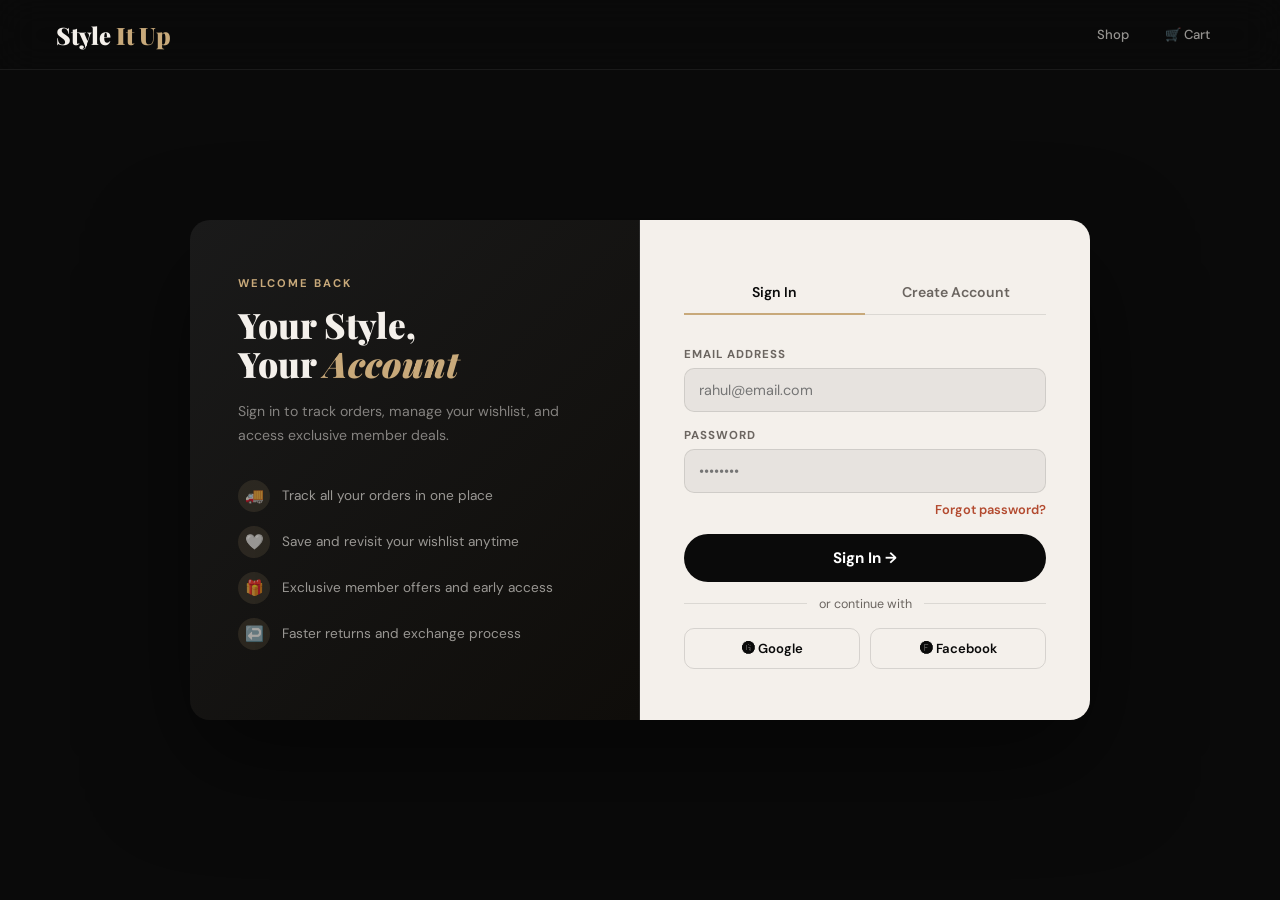
<file: login.html>
<!DOCTYPE html>
<html lang="en">
<head>
  <!-- Google Tag Manager -->
<script>(function(w,d,s,l,i){w[l]=w[l]||[];w[l].push({'gtm.start':
new Date().getTime(),event:'gtm.js'});var f=d.getElementsByTagName(s)[0],
j=d.createElement(s),dl=l!='dataLayer'?'&l='+l:'';j.async=true;j.src=
'https://www.googletagmanager.com/gtm.js?id='+i+dl;f.parentNode.insertBefore(j,f);
})(window,document,'script','dataLayer','GTM-5MQSH7WT');</script>
<!-- End Google Tag Manager -->
  <!-- Google tag (gtag.js) -->
<script async src="https://www.googletagmanager.com/gtag/js?id=G-WWEGL6GJ3Q"></script>
<script>
  window.dataLayer = window.dataLayer || [];
  function gtag(){dataLayer.push(arguments);}
  gtag('js', new Date());

  gtag('config', 'G-WWEGL6GJ3Q');
</script>
<meta charset="UTF-8"/><meta name="viewport" content="width=device-width, initial-scale=1.0"/>
<title>Login — Style It Up</title>
<link href="https://fonts.googleapis.com/css2?family=Playfair+Display:ital,wght@0,700;0,900;1,700&family=DM+Sans:wght@300;400;500;600&display=swap" rel="stylesheet"/>
<style>
*,*::before,*::after{box-sizing:border-box;margin:0;padding:0}
:root{--black:#0a0a0a;--off:#f4f0eb;--tan:#c8a97a;--rust:#b34a2f;--mid:#6b6560;--r:12px}
body{font-family:'DM Sans',sans-serif;background:var(--black);color:var(--off);min-height:100vh;display:flex;flex-direction:column}
nav{position:fixed;top:0;left:0;right:0;z-index:500;display:flex;align-items:center;justify-content:space-between;padding:0 56px;height:70px;backdrop-filter:blur(20px);background:rgba(10,10,10,.9);border-bottom:1px solid rgba(255,255,255,.07)}
.nav-logo{font-family:'Playfair Display',serif;font-size:1.5rem;font-weight:900;color:var(--off);text-decoration:none}
.nav-logo span{color:var(--tan)}
.nav-right{display:flex;gap:8px}
.nav-icon-btn{text-decoration:none;color:rgba(244,240,235,.6);font-size:.82rem;padding:8px 14px;border-radius:8px;transition:all .2s;font-weight:500}
.nav-icon-btn:hover{background:rgba(255,255,255,.08);color:var(--off)}
.main{flex:1;display:flex;align-items:center;justify-content:center;padding:100px 20px 60px;gap:0}
.auth-wrapper{width:100%;max-width:900px;display:grid;grid-template-columns:1fr 1fr;border-radius:20px;overflow:hidden;box-shadow:0 40px 100px rgba(0,0,0,.5)}
.auth-left{background:linear-gradient(135deg,#1a1a1a 0%,#0f0d0a 100%);padding:56px 48px;display:flex;flex-direction:column;justify-content:center;border-right:1px solid rgba(255,255,255,.07)}
.auth-left .tagline{font-size:.7rem;letter-spacing:2px;text-transform:uppercase;color:var(--tan);font-weight:700;margin-bottom:16px}
.auth-left h2{font-family:'Playfair Display',serif;font-size:2.2rem;font-weight:900;line-height:1.1;margin-bottom:16px}
.auth-left h2 em{color:var(--tan);font-style:italic}
.auth-left p{font-size:.88rem;color:rgba(244,240,235,.5);line-height:1.7;margin-bottom:32px}
.auth-benefit{display:flex;align-items:center;gap:12px;margin-bottom:14px;font-size:.85rem;color:rgba(244,240,235,.6)}
.auth-benefit span{width:32px;height:32px;background:rgba(200,169,122,.12);border-radius:50%;display:flex;align-items:center;justify-content:center;flex-shrink:0;font-size:.95rem}
.auth-right{background:var(--off);padding:48px 44px;display:flex;flex-direction:column;justify-content:center}
.tab-row{display:flex;gap:0;margin-bottom:32px;border-bottom:1.5px solid rgba(0,0,0,.1)}
.tab-btn{flex:1;background:transparent;border:none;padding:12px 0;font-family:'DM Sans',sans-serif;font-size:.88rem;font-weight:600;color:var(--mid);cursor:pointer;border-bottom:2.5px solid transparent;margin-bottom:-1.5px;transition:all .2s}
.tab-btn.active{color:var(--black);border-bottom-color:var(--tan)}
.form-panel{display:none}
.form-panel.active{display:block}
.form-group{margin-bottom:16px}
.form-group label{display:block;font-size:.72rem;font-weight:700;letter-spacing:1px;text-transform:uppercase;color:var(--mid);margin-bottom:6px}
.form-group input{width:100%;background:rgba(0,0,0,.05);border:1.5px solid rgba(0,0,0,.1);border-radius:10px;padding:12px 14px;font-family:'DM Sans',sans-serif;font-size:.9rem;color:var(--black);outline:none;transition:border-color .2s}
.form-group input:focus{border-color:var(--tan)}
.form-row{display:grid;grid-template-columns:1fr 1fr;gap:14px}
.forgot-row{display:flex;justify-content:flex-end;margin-top:-8px;margin-bottom:16px}
.forgot-link{font-size:.8rem;color:var(--rust);text-decoration:none;font-weight:600}
.submit-btn{width:100%;background:var(--black);color:#fff;border:none;border-radius:50px;padding:14px;font-family:'DM Sans',sans-serif;font-size:.95rem;font-weight:700;cursor:pointer;transition:background .2s;margin-bottom:14px}
.submit-btn:hover{background:var(--rust)}
.divider{display:flex;align-items:center;gap:12px;margin-bottom:16px;color:var(--mid);font-size:.78rem}
.divider::before,.divider::after{content:'';flex:1;height:1px;background:rgba(0,0,0,.1)}
.social-login{display:flex;gap:10px}
.social-btn{flex:1;background:transparent;border:1.5px solid rgba(0,0,0,.12);border-radius:10px;padding:11px;font-family:'DM Sans',sans-serif;font-size:.82rem;font-weight:600;color:var(--black);cursor:pointer;transition:all .2s;display:flex;align-items:center;justify-content:center;gap:6px}
.social-btn:hover{border-color:var(--tan);background:rgba(200,169,122,.06)}
.terms-txt{font-size:.75rem;color:var(--mid);text-align:center;line-height:1.6}
.terms-txt a{color:var(--rust);text-decoration:none}
.error-msg{background:rgba(179,74,47,.1);border:1px solid rgba(179,74,47,.2);color:var(--rust);font-size:.82rem;font-weight:600;padding:10px 14px;border-radius:8px;margin-bottom:14px;display:none}
.success-msg{background:rgba(76,175,80,.1);border:1px solid rgba(76,175,80,.3);color:#2e7d32;font-size:.82rem;font-weight:600;padding:10px 14px;border-radius:8px;margin-bottom:14px;display:none}
@media(max-width:700px){nav{padding:0 20px}.auth-wrapper{grid-template-columns:1fr}.auth-left{display:none}.auth-right{padding:36px 28px}}
</style>
</head>
<body>
  <!-- Google Tag Manager (noscript) -->
<noscript><iframe src="https://www.googletagmanager.com/ns.html?id=GTM-5MQSH7WT"
height="0" width="0" style="display:none;visibility:hidden"></iframe></noscript>
<!-- End Google Tag Manager (noscript) -->
<nav>
  <a href="index.html" class="nav-logo">Style <span>It Up</span></a>
  <div class="nav-right">
    <a href="shop.html" class="nav-icon-btn">Shop</a>
    <a href="cart.html" class="nav-icon-btn">🛒 Cart</a>
  </div>
</nav>
<main class="main">
  <div class="auth-wrapper">
    <div class="auth-left">
      <div class="tagline">Welcome Back</div>
      <h2>Your Style,<br/>Your <em>Account</em></h2>
      <p>Sign in to track orders, manage your wishlist, and access exclusive member deals.</p>
      <div class="auth-benefit"><span>🚚</span>Track all your orders in one place</div>
      <div class="auth-benefit"><span>🤍</span>Save and revisit your wishlist anytime</div>
      <div class="auth-benefit"><span>🎁</span>Exclusive member offers and early access</div>
      <div class="auth-benefit"><span>↩️</span>Faster returns and exchange process</div>
    </div>
    <div class="auth-right">
      <div class="tab-row">
        <button class="tab-btn active" onclick="openTab('login')">Sign In</button>
        <button class="tab-btn" onclick="openTab('register')">Create Account</button>
      </div>

      <!-- LOGIN -->
      <div class="form-panel active" id="panel-login">
        <div class="error-msg" id="login-err"></div>
        <div class="success-msg" id="login-ok"></div>
        <div class="form-group"><label>Email Address</label><input type="email" id="l-email" placeholder="rahul@email.com"/></div>
        <div class="form-group"><label>Password</label><input type="password" id="l-pass" placeholder="••••••••"/></div>
        <div class="forgot-row"><a href="#" class="forgot-link">Forgot password?</a></div>
        <button class="submit-btn" onclick="doLogin()">Sign In →</button>
        <div class="divider">or continue with</div>
        <div class="social-login">
          <button class="social-btn" onclick="socialLogin('Google')">🅖 Google</button>
          <button class="social-btn" onclick="socialLogin('Facebook')">🅕 Facebook</button>
        </div>
      </div>

      <!-- REGISTER -->
      <div class="form-panel" id="panel-register">
        <div class="error-msg" id="reg-err"></div>
        <div class="success-msg" id="reg-ok"></div>
        <div class="form-row">
          <div class="form-group"><label>First Name</label><input type="text" id="r-fn" placeholder="Rahul"/></div>
          <div class="form-group"><label>Last Name</label><input type="text" id="r-ln" placeholder="Sharma"/></div>
        </div>
        <div class="form-group"><label>Email</label><input type="email" id="r-email" placeholder="rahul@email.com"/></div>
        <div class="form-group"><label>Phone</label><input type="tel" id="r-phone" placeholder="+91 98765 43210"/></div>
        <div class="form-group"><label>Password</label><input type="password" id="r-pass" placeholder="Min. 8 characters"/></div>
        <div class="form-group"><label>Confirm Password</label><input type="password" id="r-pass2" placeholder="Repeat password"/></div>
        <button class="submit-btn" onclick="doRegister()">Create Account →</button>
        <p class="terms-txt">By registering, you agree to our <a href="#">Terms of Service</a> and <a href="#">Privacy Policy</a></p>
      </div>
    </div>
  </div>
</main>
<script>
function openTab(t){document.querySelectorAll('.tab-btn').forEach((b,i)=>b.classList.toggle('active',['login','register'][i]===t));document.querySelectorAll('.form-panel').forEach((p,i)=>p.classList.toggle('active',['panel-login','panel-register'][i]==='panel-'+t));}
function showMsg(id,msg,isErr){const el=document.getElementById(id);el.textContent=msg;el.style.display='block';if(!isErr)setTimeout(()=>el.style.display='none',4000);}
function doLogin(){
  const email=document.getElementById('l-email').value.trim();
  const pass=document.getElementById('l-pass').value;
  if(!email||!pass){showMsg('login-err','Please fill in all fields.',true);return;}
  if(!email.includes('@')){showMsg('login-err','Enter a valid email address.',true);return;}
  // Mock login
  const stored=JSON.parse(sessionStorage.getItem('siu_user_db')||'[]');
  const user=stored.find(u=>u.email===email&&u.password===pass);
  if(user){
    sessionStorage.setItem('siu_user',JSON.stringify({firstName:user.firstName,lastName:user.lastName,email:user.email}));
    showMsg('login-ok','Welcome back, '+user.firstName+'! Redirecting…',false);
    setTimeout(()=>location.href='account.html',1200);
  } else {
    // Allow demo login
    if(email&&pass.length>=3){
      const demoUser={firstName:email.split('@')[0],lastName:'',email};
      sessionStorage.setItem('siu_user',JSON.stringify(demoUser));
      showMsg('login-ok','Signed in! Redirecting…',false);
      setTimeout(()=>location.href='account.html',1200);
    } else showMsg('login-err','Invalid email or password.', true);
  }
}
function doRegister(){
  const fn=document.getElementById('r-fn').value.trim();
  const ln=document.getElementById('r-ln').value.trim();
  const email=document.getElementById('r-email').value.trim();
  const phone=document.getElementById('r-phone').value.trim();
  const pass=document.getElementById('r-pass').value;
  const pass2=document.getElementById('r-pass2').value;
  if(!fn||!ln||!email||!pass){showMsg('reg-err','Please fill in all required fields.',true);return;}
  if(!email.includes('@')){showMsg('reg-err','Enter a valid email address.',true);return;}
  if(pass.length<8){showMsg('reg-err','Password must be at least 8 characters.',true);return;}
  if(pass!==pass2){showMsg('reg-err','Passwords do not match.',true);return;}
  const db=JSON.parse(sessionStorage.getItem('siu_user_db')||'[]');
  db.push({firstName:fn,lastName:ln,email,phone,password:pass});
  sessionStorage.setItem('siu_user_db',JSON.stringify(db));
  const user={firstName:fn,lastName:ln,email};
  sessionStorage.setItem('siu_user',JSON.stringify(user));
  showMsg('reg-ok','Account created! Welcome to Style It Up, '+fn+'! Redirecting…',false);
  setTimeout(()=>location.href='account.html',1500);
}
function socialLogin(provider){
  const user={firstName:'Style',lastName:'User',email:'user@styleitup.com'};
  sessionStorage.setItem('siu_user',JSON.stringify(user));
  location.href='account.html';
}
// Auto-redirect if logged in
if(sessionStorage.getItem('siu_user')) location.href='account.html';
</script>
</body>
</html>
</file>
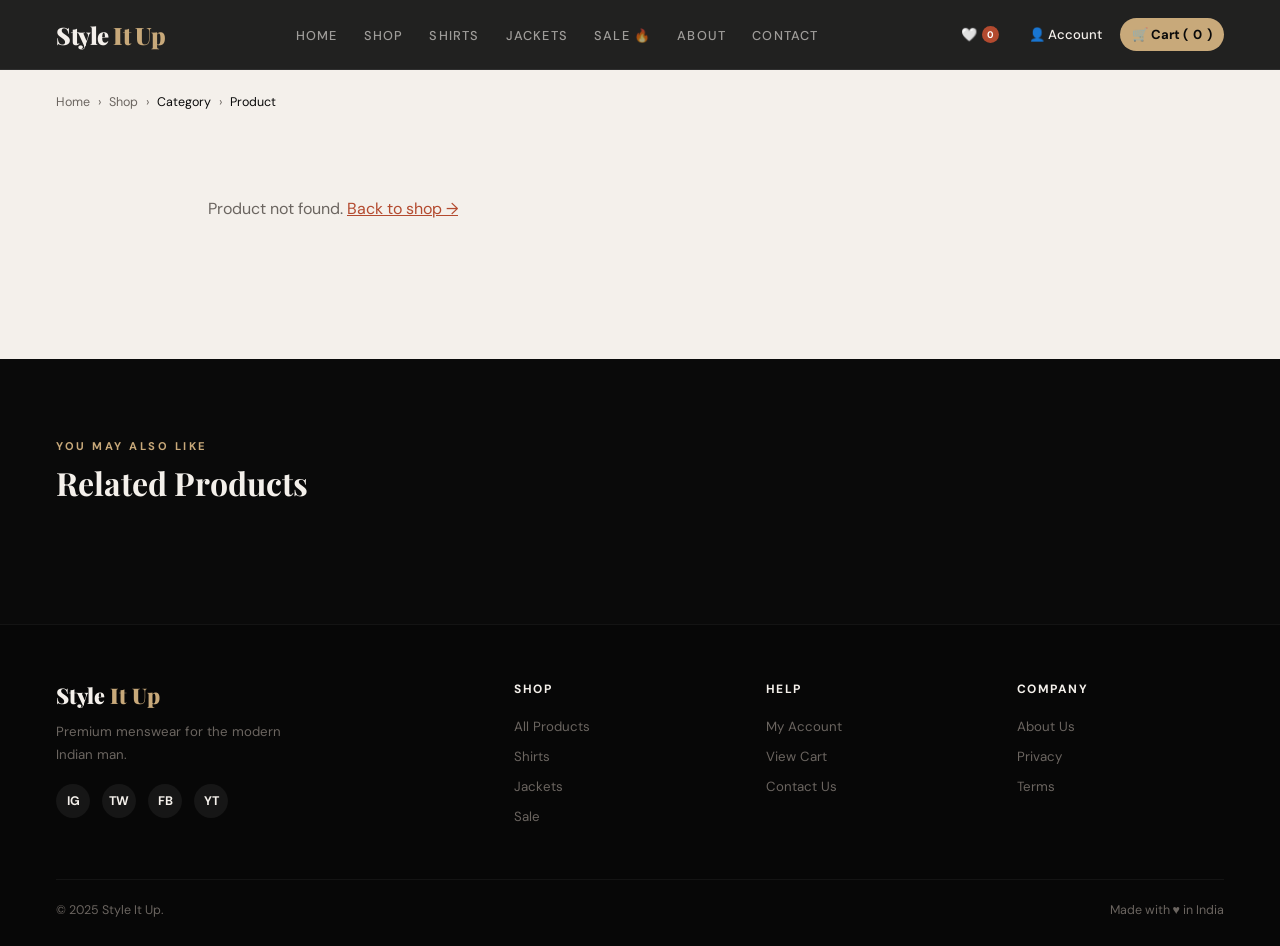
<file: product.html>
<!DOCTYPE html>
<html lang="en">
<head>
  <!-- Google Tag Manager -->
<script>(function(w,d,s,l,i){w[l]=w[l]||[];w[l].push({'gtm.start':
new Date().getTime(),event:'gtm.js'});var f=d.getElementsByTagName(s)[0],
j=d.createElement(s),dl=l!='dataLayer'?'&l='+l:'';j.async=true;j.src=
'https://www.googletagmanager.com/gtm.js?id='+i+dl;f.parentNode.insertBefore(j,f);
})(window,document,'script','dataLayer','GTM-5MQSH7WT');</script>
<!-- End Google Tag Manager -->
  <!-- Google tag (gtag.js) -->
<script async src="https://www.googletagmanager.com/gtag/js?id=G-WWEGL6GJ3Q"></script>
<script>
  window.dataLayer = window.dataLayer || [];
  function gtag(){dataLayer.push(arguments);}
  gtag('js', new Date());

  gtag('config', 'G-WWEGL6GJ3Q');
</script>
<meta charset="UTF-8"/><meta name="viewport" content="width=device-width, initial-scale=1.0"/>
<title>Product — Style It Up</title>
<link href="https://fonts.googleapis.com/css2?family=Playfair+Display:ital,wght@0,700;0,900;1,700&family=DM+Sans:wght@300;400;500;600&display=swap" rel="stylesheet"/>
<style>
*,*::before,*::after{box-sizing:border-box;margin:0;padding:0}
:root{--black:#0a0a0a;--off:#f4f0eb;--cream:#ede8e0;--tan:#c8a97a;--rust:#b34a2f;--mid:#6b6560;--white:#fff;--r:12px}
body{font-family:'DM Sans',sans-serif;background:var(--off);color:var(--black);overflow-x:hidden}
nav{position:fixed;top:0;left:0;right:0;z-index:500;display:flex;align-items:center;justify-content:space-between;padding:0 56px;height:70px;backdrop-filter:blur(20px);background:rgba(10,10,10,.9);border-bottom:1px solid rgba(255,255,255,.07)}
.nav-logo{font-family:'Playfair Display',serif;font-size:1.5rem;font-weight:900;color:var(--off);text-decoration:none;letter-spacing:-.5px}
.nav-logo span{color:var(--tan)}
.nav-links{display:flex;gap:26px;list-style:none}
.nav-links a{text-decoration:none;color:rgba(244,240,235,.6);font-size:.8rem;letter-spacing:1.2px;text-transform:uppercase;font-weight:500;transition:color .2s}
.nav-links a:hover{color:var(--tan)}
.nav-right{display:flex;gap:6px;align-items:center}
.nav-icon-btn{background:none;border:none;cursor:pointer;color:var(--off);padding:8px 12px;border-radius:8px;font-family:'DM Sans',sans-serif;font-size:.82rem;font-weight:500;transition:background .2s;display:flex;align-items:center;gap:5px;text-decoration:none}
.nav-icon-btn:hover{background:rgba(255,255,255,.08);color:var(--off)}
.nav-badge{background:var(--rust);color:#fff;font-size:.6rem;font-weight:700;min-width:17px;height:17px;border-radius:50%;display:flex;align-items:center;justify-content:center;padding:0 4px}
.btn-cart-nav{background:var(--tan)!important;color:var(--black)!important;border-radius:50px!important;font-weight:700!important}

.page-wrap{padding-top:70px}
.container{max-width:1280px;margin:0 auto;padding:0 56px}

.breadcrumb{display:flex;gap:8px;align-items:center;font-size:.78rem;color:var(--mid);padding:24px 0 0}
.breadcrumb a{color:var(--mid);text-decoration:none;transition:color .2s}
.breadcrumb a:hover{color:var(--rust)}
.breadcrumb span{color:var(--black)}

.product-detail{display:grid;grid-template-columns:1fr 1fr;gap:60px;padding:28px 0 80px;align-items:start}

/* IMAGE GALLERY */
.gallery{position:sticky;top:90px}
.main-img{border-radius:16px;overflow:hidden;aspect-ratio:4/5;margin-bottom:14px;background:#eee}
.main-img img{width:100%;height:100%;object-fit:cover;display:block;transition:transform .5s}
.main-img:hover img{transform:scale(1.03)}
.thumb-row{display:flex;gap:10px}
.thumb{width:80px;height:100px;border-radius:10px;overflow:hidden;cursor:pointer;border:2.5px solid transparent;flex-shrink:0;transition:border-color .2s}
.thumb.active{border-color:var(--tan)}
.thumb img{width:100%;height:100%;object-fit:cover;display:block}
.thumb:hover{border-color:rgba(200,169,122,.5)}

/* PRODUCT INFO */
.prod-info{}
.prod-tag{display:inline-block;background:var(--rust);color:#fff;font-size:.65rem;font-weight:700;letter-spacing:1.5px;text-transform:uppercase;padding:5px 12px;border-radius:4px;margin-bottom:14px}
.prod-brand{font-size:.75rem;letter-spacing:1.5px;text-transform:uppercase;color:var(--mid);margin-bottom:8px}
.prod-name{font-family:'Playfair Display',serif;font-size:clamp(1.8rem,3vw,2.4rem);font-weight:700;line-height:1.15;color:var(--black);margin-bottom:14px}
.prod-rating{display:flex;align-items:center;gap:10px;margin-bottom:18px}
.stars{color:var(--tan);font-size:.9rem}
.rating-count{font-size:.82rem;color:var(--mid)}
.prod-price{font-family:'Playfair Display',serif;font-size:2rem;font-weight:700;color:var(--black);margin-bottom:6px}
.prod-price .old{font-size:1.1rem;color:var(--mid);text-decoration:line-through;margin-left:10px;font-family:'DM Sans',sans-serif;font-weight:400}
.prod-price .save{font-size:.8rem;background:rgba(179,74,47,.1);color:var(--rust);padding:3px 10px;border-radius:4px;font-family:'DM Sans',sans-serif;font-weight:700;margin-left:8px}
.prod-desc{font-size:.92rem;color:var(--mid);line-height:1.75;margin-bottom:28px;padding-bottom:28px;border-bottom:1px solid rgba(0,0,0,.08)}

.option-label{font-size:.75rem;font-weight:700;letter-spacing:1px;text-transform:uppercase;color:var(--black);margin-bottom:12px}
.size-btns{display:flex;gap:8px;flex-wrap:wrap;margin-bottom:24px}
.sz-btn{min-width:44px;height:44px;padding:0 10px;border-radius:8px;border:1.5px solid rgba(0,0,0,.15);background:transparent;font-size:.82rem;font-weight:600;cursor:pointer;color:var(--black);transition:all .2s;font-family:'DM Sans',sans-serif}
.sz-btn:hover,.sz-btn.active{background:var(--black);color:#fff;border-color:var(--black)}
.sz-btn.oos{opacity:.35;cursor:not-allowed;text-decoration:line-through}

.color-btns{display:flex;gap:8px;flex-wrap:wrap;margin-bottom:24px}
.col-btn{padding:8px 18px;border-radius:20px;border:1.5px solid rgba(0,0,0,.15);background:transparent;font-size:.8rem;font-weight:600;cursor:pointer;color:var(--black);transition:all .2s;font-family:'DM Sans',sans-serif}
.col-btn:hover,.col-btn.active{background:var(--black);color:#fff;border-color:var(--black)}

.qty-row{display:flex;align-items:center;gap:14px;margin-bottom:28px}
.qty-btn{width:40px;height:40px;border-radius:10px;border:1.5px solid rgba(0,0,0,.15);background:transparent;font-size:1.1rem;font-weight:700;cursor:pointer;color:var(--black);transition:background .2s;font-family:'DM Sans',sans-serif}
.qty-btn:hover{background:rgba(0,0,0,.07)}
.qty-val{font-size:1rem;font-weight:700;color:var(--black);min-width:28px;text-align:center}

.action-row{display:flex;gap:12px;margin-bottom:20px}
.btn-add-cart{flex:1;background:var(--black);color:#fff;border:none;border-radius:50px;padding:16px;font-family:'DM Sans',sans-serif;font-size:.95rem;font-weight:700;cursor:pointer;transition:background .2s}
.btn-add-cart:hover{background:var(--rust)}
.btn-wish{width:52px;height:52px;border-radius:50%;border:1.5px solid rgba(0,0,0,.15);background:transparent;font-size:1.1rem;cursor:pointer;display:flex;align-items:center;justify-content:center;transition:all .2s}
.btn-wish:hover,.btn-wish.wishlisted{border-color:var(--rust);color:var(--rust)}
.btn-buy-now{width:100%;background:var(--tan);color:var(--black);border:none;border-radius:50px;padding:16px;font-family:'DM Sans',sans-serif;font-size:.95rem;font-weight:700;cursor:pointer;transition:all .2s;margin-bottom:24px}
.btn-buy-now:hover{background:#d4b88a}

.product-meta{background:rgba(0,0,0,.04);border-radius:12px;padding:18px 20px;margin-bottom:24px}
.meta-row{display:flex;align-items:center;gap:12px;padding:8px 0;border-bottom:1px solid rgba(0,0,0,.06);font-size:.85rem}
.meta-row:last-child{border-bottom:none;padding-bottom:0}
.meta-row:first-child{padding-top:0}
.meta-icon{font-size:1rem;width:24px;text-align:center}
.meta-text strong{font-weight:700;color:var(--black)}
.meta-text span{color:var(--mid)}

/* TABS */
.tabs{margin-bottom:24px}
.tab-btns{display:flex;gap:0;border-bottom:1.5px solid rgba(0,0,0,.1)}
.tab-btn{background:transparent;border:none;padding:12px 22px;font-family:'DM Sans',sans-serif;font-size:.85rem;font-weight:600;color:var(--mid);cursor:pointer;border-bottom:2.5px solid transparent;margin-bottom:-1.5px;transition:all .2s}
.tab-btn.active{color:var(--black);border-bottom-color:var(--tan)}
.tab-panel{display:none;padding:20px 0;font-size:.88rem;color:var(--mid);line-height:1.8}
.tab-panel.active{display:block}
.tab-panel ul{padding-left:18px}
.tab-panel li{margin-bottom:6px}

/* RELATED PRODUCTS */
.related{background:var(--black);padding:80px 0}
.related .container{}
.rel-grid{display:grid;grid-template-columns:repeat(4,1fr);gap:22px;margin-top:40px}
.product-card{background:#fff;border-radius:var(--r);overflow:hidden;cursor:pointer;transition:box-shadow .3s,transform .3s}
.product-card:hover{transform:translateY(-5px);box-shadow:0 20px 50px rgba(0,0,0,.13)}
.product-img-wrap{position:relative;overflow:hidden;aspect-ratio:3/4}
.product-img-wrap img{width:100%;height:100%;object-fit:cover;transition:transform .5s;display:block}
.product-card:hover .product-img-wrap img{transform:scale(1.05)}
.product-tag{position:absolute;top:10px;left:10px;background:var(--rust);color:#fff;font-size:.62rem;font-weight:700;letter-spacing:1.2px;text-transform:uppercase;padding:4px 9px;border-radius:4px}
.product-info{padding:14px 14px 18px}
.product-brand{font-size:.67rem;color:var(--mid);letter-spacing:1px;text-transform:uppercase;margin-bottom:3px}
.product-name{font-size:.9rem;font-weight:600;color:var(--black);margin-bottom:8px}
.product-footer{display:flex;align-items:center;justify-content:space-between}
.product-price{font-family:'Playfair Display',serif;font-size:1.05rem;font-weight:700;color:var(--black)}
.product-price .old{font-size:.78rem;color:var(--mid);text-decoration:line-through;margin-left:6px;font-family:'DM Sans',sans-serif;font-weight:400}
.add-btn{background:var(--black);color:#fff;border:none;border-radius:50px;padding:7px 15px;font-size:.72rem;font-weight:700;cursor:pointer;transition:background .2s;font-family:'DM Sans',sans-serif}
.add-btn:hover{background:var(--rust)}
.rel-label{font-size:.7rem;letter-spacing:2.5px;text-transform:uppercase;color:var(--tan);font-weight:700;margin-bottom:8px}
.rel-title{font-family:'Playfair Display',serif;font-size:2rem;font-weight:700;color:var(--off)}

footer{background:#070707;padding:56px 0 28px;border-top:1px solid rgba(255,255,255,.05)}
.footer-inner{max-width:1280px;margin:0 auto;padding:0 56px}
.footer-grid{display:grid;grid-template-columns:2fr 1fr 1fr 1fr;gap:44px;margin-bottom:44px}
.footer-logo{font-family:'Playfair Display',serif;font-size:1.35rem;font-weight:900;color:var(--off);text-decoration:none;display:block;margin-bottom:12px}
.footer-logo span{color:var(--tan)}
.footer-brand p{font-size:.83rem;color:var(--mid);line-height:1.7;max-width:260px}
.footer-col h4{font-size:.75rem;letter-spacing:1.5px;text-transform:uppercase;color:var(--off);font-weight:700;margin-bottom:18px}
.footer-col ul{list-style:none}
.footer-col li{margin-bottom:9px}
.footer-col a{color:var(--mid);text-decoration:none;font-size:.83rem;transition:color .2s}
.footer-col a:hover{color:var(--tan)}
.footer-bottom{display:flex;justify-content:space-between;align-items:center;padding-top:22px;border-top:1px solid rgba(255,255,255,.05);font-size:.78rem;color:var(--mid)}
.social-links{display:flex;gap:12px;margin-top:18px}
.social-links a{width:34px;height:34px;border-radius:50%;background:rgba(255,255,255,.06);display:flex;align-items:center;justify-content:center;color:var(--off);text-decoration:none;font-size:.78rem;font-weight:700;transition:background .2s}
.social-links a:hover{background:var(--tan);color:var(--black)}
#back-top{position:fixed;bottom:28px;right:28px;z-index:400;background:var(--tan);color:var(--black);border:none;width:44px;height:44px;border-radius:50%;cursor:pointer;font-size:1rem;display:none;align-items:center;justify-content:center;box-shadow:0 4px 16px rgba(0,0,0,.2);transition:transform .2s}
#back-top.show{display:flex}
@media(max-width:900px){nav{padding:0 20px}.nav-links{display:none}.container{padding:0 20px}.product-detail{grid-template-columns:1fr;gap:32px}.gallery{position:static}.rel-grid{grid-template-columns:repeat(2,1fr)}.footer-inner{padding:0 20px}.footer-grid{grid-template-columns:1fr 1fr}}
</style>
</head>
<body>
  <!-- Google Tag Manager (noscript) -->
<noscript><iframe src="https://www.googletagmanager.com/ns.html?id=GTM-5MQSH7WT"
height="0" width="0" style="display:none;visibility:hidden"></iframe></noscript>
<!-- End Google Tag Manager (noscript) -->
<nav>
  <a href="index.html" class="nav-logo">Style <span>It Up</span></a>
  <ul class="nav-links">
    <li><a href="index.html">Home</a></li>
    <li><a href="shop.html">Shop</a></li>
    <li><a href="shop.html?cat=shirts">Shirts</a></li>
    <li><a href="shop.html?cat=jackets">Jackets</a></li>
    <li><a href="shop.html?cat=sale">Sale 🔥</a></li>
    <li><a href="about.html">About</a></li>
    <li><a href="contact.html">Contact</a></li>
  </ul>
  <div class="nav-right">
    <a href="wishlist.html" class="nav-icon-btn">🤍 <span id="nav-wish-count" class="nav-badge">0</span></a>
    <a href="account.html" class="nav-icon-btn">👤 Account</a>
    <a href="cart.html" class="nav-icon-btn btn-cart-nav">🛒 Cart (<span id="nav-cart-count">0</span>)</a>
  </div>
</nav>

<div class="page-wrap">
  <div class="container">
    <div class="breadcrumb">
      <a href="index.html">Home</a> ›
      <a href="shop.html">Shop</a> ›
      <span id="bc-cat">Category</span> ›
      <span id="bc-name">Product</span>
    </div>
    <div class="product-detail" id="product-detail">
      <div style="text-align:center;padding:80px 0;color:var(--mid)">Loading product…</div>
    </div>
  </div>
</div>

<section class="related">
  <div class="container">
    <div class="rel-label">You May Also Like</div>
    <div class="rel-title">Related Products</div>
    <div class="rel-grid" id="rel-grid"></div>
  </div>
</section>

<footer>
  <div class="footer-inner">
    <div class="footer-grid">
      <div class="footer-brand"><a href="index.html" class="footer-logo">Style <span>It Up</span></a><p>Premium menswear for the modern Indian man.</p><div class="social-links"><a href="#">IG</a><a href="#">TW</a><a href="#">FB</a><a href="#">YT</a></div></div>
      <div class="footer-col"><h4>Shop</h4><ul><li><a href="shop.html">All Products</a></li><li><a href="shop.html?cat=shirts">Shirts</a></li><li><a href="shop.html?cat=jackets">Jackets</a></li><li><a href="shop.html?cat=sale">Sale</a></li></ul></div>
      <div class="footer-col"><h4>Help</h4><ul><li><a href="account.html">My Account</a></li><li><a href="cart.html">View Cart</a></li><li><a href="contact.html">Contact Us</a></li></ul></div>
      <div class="footer-col"><h4>Company</h4><ul><li><a href="about.html">About Us</a></li><li><a href="#">Privacy</a></li><li><a href="#">Terms</a></li></ul></div>
    </div>
    <div class="footer-bottom"><span>© 2025 Style It Up.</span><span>Made with ♥ in India</span></div>
  </div>
</footer>
<button id="back-top" onclick="window.scrollTo({top:0,behavior:'smooth'})">↑</button>

<script>
const PRODUCTS=[
  {id:1,name:'Premium Linen Shirt',brand:'Style It Up',cat:'shirts',price:1299,old:1899,tag:'New',stars:5,sizes:['S','M','L','XL','XXL'],colors:['Beige','White','Sky Blue'],desc:'Breathable 100% linen shirt perfect for summer. Available in multiple colours. Relaxed fit with a classic collar and subtle texture. Machine washable. Imported linen blend, 55% linen 45% cotton.',imgs:['https://images.pexels.com/photos/297933/pexels-photo-297933.jpeg?auto=compress&cs=tinysrgb&w=800','https://images.pexels.com/photos/1192609/pexels-photo-1192609.jpeg?auto=compress&cs=tinysrgb&w=800','https://images.pexels.com/photos/769733/pexels-photo-769733.jpeg?auto=compress&cs=tinysrgb&w=800']},
  {id:2,name:'Classic Bomber Jacket',brand:'Style It Up',cat:'jackets',price:3499,old:4999,tag:'Hot',stars:4,sizes:['S','M','L','XL'],colors:['Olive','Black','Navy'],desc:'Timeless bomber in premium polyester with ribbed cuffs. Slim fit. Perfect for layering. Zip-up front with inner chest pocket. Polyester outer, cotton lining.',imgs:['https://images.pexels.com/photos/1124468/pexels-photo-1124468.jpeg?auto=compress&cs=tinysrgb&w=800','https://images.pexels.com/photos/1040945/pexels-photo-1040945.jpeg?auto=compress&cs=tinysrgb&w=800']},
  {id:3,name:'Slim Fit Chinos',brand:'Style It Up',cat:'bottoms',price:1799,old:null,tag:null,stars:5,sizes:['28','30','32','34','36'],colors:['Navy','Khaki','Olive'],desc:'Tailored slim-fit chinos crafted from stretch cotton. Smart-casual staple. Belt loops, side and back pockets. 98% cotton, 2% elastane.',imgs:['https://images.pexels.com/photos/1598507/pexels-photo-1598507.jpeg?auto=compress&cs=tinysrgb&w=800','https://images.pexels.com/photos/1598508/pexels-photo-1598508.jpeg?auto=compress&cs=tinysrgb&w=800']},
  {id:4,name:'Oversized Graphic Tee',brand:'Style It Up',cat:'shirts',price:699,old:999,tag:'Sale',stars:4,sizes:['S','M','L','XL','XXL'],colors:['White','Black','Grey'],desc:'100% cotton oversized tee with a bold front graphic. Drop-shoulder cut. Pre-shrunk fabric. 180 GSM heavyweight cotton.',imgs:['https://images.pexels.com/photos/1656684/pexels-photo-1656684.jpeg?auto=compress&cs=tinysrgb&w=800','https://images.pexels.com/photos/1183266/pexels-photo-1183266.jpeg?auto=compress&cs=tinysrgb&w=800']},
  {id:5,name:'Canvas Low-Top Sneakers',brand:'Style It Up',cat:'footwear',price:1599,old:2199,tag:'Sale',stars:4,sizes:['6','7','8','9','10','11'],colors:['White','Black','Tan'],desc:'Lightweight canvas sneakers with a vulcanized rubber sole. Padded insole. Goes with everything.',imgs:['https://images.pexels.com/photos/2529148/pexels-photo-2529148.jpeg?auto=compress&cs=tinysrgb&w=800','https://images.pexels.com/photos/292999/pexels-photo-292999.jpeg?auto=compress&cs=tinysrgb&w=800']},
  {id:6,name:'Denim Trucker Jacket',brand:'Style It Up',cat:'jackets',price:2899,old:3999,tag:'Sale',stars:5,sizes:['S','M','L','XL'],colors:['Light Wash','Dark Wash'],desc:'Classic stone-washed denim jacket. Slightly oversized, chest pockets, button-up front. 100% cotton denim.',imgs:['https://images.pexels.com/photos/1040945/pexels-photo-1040945.jpeg?auto=compress&cs=tinysrgb&w=800','https://images.pexels.com/photos/1124468/pexels-photo-1124468.jpeg?auto=compress&cs=tinysrgb&w=800']},
  {id:7,name:'Relaxed Polo Shirt',brand:'Style It Up',cat:'shirts',price:899,old:null,tag:null,stars:4,sizes:['S','M','L','XL','XXL'],colors:['Navy','White','Burgundy'],desc:'Piqué cotton polo with a 3-button placket. Smart casual choice. Ribbed collar stays crisp.',imgs:['https://images.pexels.com/photos/1192609/pexels-photo-1192609.jpeg?auto=compress&cs=tinysrgb&w=800']},
  {id:8,name:'Tapered Cargo Pants',brand:'Style It Up',cat:'bottoms',price:1499,old:1999,tag:'Sale',stars:4,sizes:['28','30','32','34','36'],colors:['Olive','Khaki','Black'],desc:'Multi-pocket cargo pants in durable cotton-twill blend. Tapered fit with adjustable hem. Side zip pockets.',imgs:['https://images.pexels.com/photos/1598508/pexels-photo-1598508.jpeg?auto=compress&cs=tinysrgb&w=800','https://images.pexels.com/photos/1598507/pexels-photo-1598507.jpeg?auto=compress&cs=tinysrgb&w=800']},
  {id:9,name:'Street Essential Hoodie',brand:'Style It Up',cat:'shirts',price:2199,old:null,tag:'New',stars:5,sizes:['S','M','L','XL'],colors:['Charcoal','Black','Cream'],desc:'Heavyweight 320 GSM cotton-fleece hoodie. Kangaroo pocket, drawstring hood, ribbed cuffs and hem.',imgs:['https://images.pexels.com/photos/1183266/pexels-photo-1183266.jpeg?auto=compress&cs=tinysrgb&w=800']},
  {id:10,name:'Slim Fit Dark Jeans',brand:'Style It Up',cat:'bottoms',price:1699,old:null,tag:null,stars:4,sizes:['28','30','32','34'],colors:['Dark Indigo','Black'],desc:'Stretch denim slim-fit jeans in dark indigo wash. Five-pocket. Slight stretch for comfort.',imgs:['https://images.pexels.com/photos/1598507/pexels-photo-1598507.jpeg?auto=compress&cs=tinysrgb&w=800']},
  {id:11,name:'Casual Oxford Shirt',brand:'Style It Up',cat:'shirts',price:1099,old:null,tag:null,stars:5,sizes:['S','M','L','XL','XXL'],colors:['Blue','White','Pink'],desc:'Lightweight Oxford weave shirt. Button-down collar. Easy iron finish. 100% cotton.',imgs:['https://images.pexels.com/photos/769733/pexels-photo-769733.jpeg?auto=compress&cs=tinysrgb&w=800']},
  {id:12,name:'Leather Derby Shoes',brand:'Style It Up',cat:'footwear',price:3299,old:null,tag:null,stars:5,sizes:['6','7','8','9','10'],colors:['Tan','Black'],desc:'Full-grain leather derby shoes with rubber sole. Handcrafted. Classic brogue detailing.',imgs:['https://images.pexels.com/photos/292999/pexels-photo-292999.jpeg?auto=compress&cs=tinysrgb&w=800']},
];
function fmt(n){return '₹'+n.toLocaleString('en-IN')}
function star(n){return '★'.repeat(n)+'☆'.repeat(5-n)}
function getCart(){try{return JSON.parse(sessionStorage.getItem('siu_cart'))||[];}catch{return [];}}
function saveCart(c){sessionStorage.setItem('siu_cart',JSON.stringify(c));}
function getWish(){try{return JSON.parse(sessionStorage.getItem('siu_wish'))||[];}catch{return [];}}
function saveWish(w){sessionStorage.setItem('siu_wish',JSON.stringify(w));}
function updateNav(){const cc=document.getElementById('nav-cart-count');const wc=document.getElementById('nav-wish-count');if(cc)cc.textContent=getCart().reduce((a,i)=>a+i.qty,0);if(wc)wc.textContent=getWish().length;}
function toast(msg,type){let tc=document.getElementById('tc');if(!tc){tc=document.createElement('div');tc.id='tc';tc.style.cssText='position:fixed;top:90px;right:24px;z-index:9999;display:flex;flex-direction:column;gap:10px;pointer-events:none';document.body.appendChild(tc);}const t=document.createElement('div');t.style.cssText='background:#f4f0eb;color:#0a0a0a;padding:12px 20px;border-radius:8px;font-size:.85rem;font-weight:600;box-shadow:0 8px 30px rgba(0,0,0,.25);opacity:0;transform:translateX(60px);transition:all .35s ease;border-left:4px solid '+(type==='err'?'#b34a2f':'#c8a97a');t.textContent=msg;tc.appendChild(t);requestAnimationFrame(()=>requestAnimationFrame(()=>{t.style.opacity='1';t.style.transform='translateX(0)'}));setTimeout(()=>{t.style.opacity='0';t.style.transform='translateX(60px)';setTimeout(()=>t.remove(),400)},3000);}

let selSize='',selColor='',qty=1,prod=null;

function setMainImg(src){const mi=document.getElementById('main-img');if(mi)mi.src=src;}
function pickSize(s,btn){selSize=s;document.querySelectorAll('.sz-btn').forEach(b=>b.classList.remove('active'));btn.classList.add('active');}
function pickColor(c,btn){selColor=c;document.querySelectorAll('.col-btn').forEach(b=>b.classList.remove('active'));btn.classList.add('active');}
function changeQty(d){qty=Math.max(1,qty+d);document.getElementById('qty-display').textContent=qty;}
function openTab(name){document.querySelectorAll('.tab-btn').forEach(b=>b.classList.toggle('active',b.dataset.tab===name));document.querySelectorAll('.tab-panel').forEach(p=>p.classList.toggle('active',p.id==='tab-'+name));}

function doAddCart(){
  if(!selSize){toast('Please select a size 👆','err');return;}
  const cart=getCart();const ex=cart.find(i=>i.id===prod.id&&i.size===selSize);
  if(ex)ex.qty+=qty;else cart.push({id:prod.id,name:prod.name,price:prod.price,img:prod.imgs[0],size:selSize,qty});
  saveCart(cart);updateNav();toast(prod.name+' added to cart 🛒');
}
function doBuyNow(){
  if(!selSize){toast('Please select a size 👆','err');return;}
  doAddCart();location.href='cart.html';
}
function doToggleWish(){
  let w=getWish();const idx=w.findIndex(x=>x.id===prod.id);
  const btn=document.getElementById('wish-btn');
  if(idx>-1){w.splice(idx,1);toast('Removed from wishlist');btn.textContent='🤍';btn.classList.remove('wishlisted');}
  else{w.push(prod);toast(prod.name+' saved to wishlist 🤍');btn.textContent='❤️';btn.classList.add('wishlisted');}
  saveWish(w);updateNav();
}

function render(p){
  prod=p;
  const iw=getWish().some(w=>w.id===p.id);
  const save=p.old?Math.round((p.old-p.price)/p.old*100):0;
  document.getElementById('bc-cat').textContent=p.cat.charAt(0).toUpperCase()+p.cat.slice(1);
  document.getElementById('bc-cat').href='shop.html?cat='+p.cat;
  document.getElementById('bc-name').textContent=p.name;
  document.title=p.name+' — Style It Up';
  document.getElementById('product-detail').innerHTML=`
  <div class="gallery">
    <div class="main-img"><img id="main-img" src="${p.imgs[0]}" alt="${p.name}" onerror="this.src='https://picsum.photos/seed/pd${p.id}/800/1000'"/></div>
    <div class="thumb-row">${p.imgs.map((img,i)=>`<div class="thumb ${i===0?'active':''}" onclick="setMainImg('${img}');document.querySelectorAll('.thumb').forEach(t=>t.classList.remove('active'));this.classList.add('active')"><img src="${img}" alt="thumb" onerror="this.src='https://picsum.photos/seed/th${p.id}${i}/120/150'"/></div>`).join('')}</div>
  </div>
  <div class="prod-info">
    ${p.tag?`<span class="prod-tag">${p.tag}</span>`:''}
    <div class="prod-brand">${p.brand}</div>
    <div class="prod-name">${p.name}</div>
    <div class="prod-rating"><span class="stars">${star(p.stars)}</span><span class="rating-count">${p.stars}.0 (${Math.floor(Math.random()*200+50)} reviews)</span></div>
    <div class="prod-price">${fmt(p.price)}${p.old?`<span class="old">${fmt(p.old)}</span><span class="save">Save ${save}%</span>`:''}</div>
    <div class="prod-desc">${p.desc}</div>
    <div class="option-label">Select Size</div>
    <div class="size-btns">${p.sizes.map(s=>`<button class="sz-btn" onclick="pickSize('${s}',this)">${s}</button>`).join('')}</div>
    <div class="option-label">Select Colour</div>
    <div class="color-btns">${p.colors.map(c=>`<button class="col-btn" onclick="pickColor('${c}',this)">${c}</button>`).join('')}</div>
    <div class="option-label">Quantity</div>
    <div class="qty-row">
      <button class="qty-btn" onclick="changeQty(-1)">−</button>
      <span class="qty-val" id="qty-display">1</span>
      <button class="qty-btn" onclick="changeQty(1)">+</button>
    </div>
    <div class="action-row">
      <button class="btn-add-cart" onclick="doAddCart()">Add to Cart 🛒</button>
      <button class="btn-wish ${iw?'wishlisted':''}" id="wish-btn" onclick="doToggleWish()">${iw?'❤️':'🤍'}</button>
    </div>
    <button class="btn-buy-now" onclick="doBuyNow()">Buy Now →</button>
    <div class="product-meta">
      <div class="meta-row"><span class="meta-icon">🚚</span><div class="meta-text"><strong>Free Delivery</strong> <span>on orders above ₹999</span></div></div>
      <div class="meta-row"><span class="meta-icon">↩️</span><div class="meta-text"><strong>Easy Returns</strong> <span>7-day hassle-free return policy</span></div></div>
      <div class="meta-row"><span class="meta-icon">✅</span><div class="meta-text"><strong>Genuine Product</strong> <span>100% authentic, quality assured</span></div></div>
      <div class="meta-row"><span class="meta-icon">🔒</span><div class="meta-text"><strong>Secure Payment</strong> <span>UPI, Card, COD accepted</span></div></div>
    </div>
    <div class="tabs">
      <div class="tab-btns">
        <button class="tab-btn active" data-tab="details" onclick="openTab('details')">Details</button>
        <button class="tab-btn" data-tab="care" onclick="openTab('care')">Care</button>
        <button class="tab-btn" data-tab="size" onclick="openTab('size')">Size Guide</button>
        <button class="tab-btn" data-tab="reviews" onclick="openTab('reviews')">Reviews</button>
      </div>
      <div class="tab-panel active" id="tab-details">
        <p>${p.desc}</p><br/>
        <ul><li>Brand: ${p.brand}</li><li>Category: ${p.cat.charAt(0).toUpperCase()+p.cat.slice(1)}</li><li>Available Colours: ${p.colors.join(', ')}</li><li>Available Sizes: ${p.sizes.join(', ')}</li></ul>
      </div>
      <div class="tab-panel" id="tab-care">
        <ul><li>Machine wash cold, gentle cycle</li><li>Do not bleach</li><li>Tumble dry low or hang dry</li><li>Iron on low heat if needed</li><li>Do not dry clean</li></ul>
      </div>
      <div class="tab-panel" id="tab-size">
        <p style="margin-bottom:12px">Refer to the chart below for best fit:</p>
        <table style="width:100%;border-collapse:collapse;font-size:.82rem">
          <tr style="background:rgba(0,0,0,.05)"><th style="padding:8px 12px;text-align:left;border:1px solid rgba(0,0,0,.1)">Size</th><th style="padding:8px 12px;text-align:left;border:1px solid rgba(0,0,0,.1)">Chest (cm)</th><th style="padding:8px 12px;text-align:left;border:1px solid rgba(0,0,0,.1)">Waist (cm)</th></tr>
          <tr><td style="padding:8px 12px;border:1px solid rgba(0,0,0,.1)">S</td><td style="padding:8px 12px;border:1px solid rgba(0,0,0,.1)">86–91</td><td style="padding:8px 12px;border:1px solid rgba(0,0,0,.1)">71–76</td></tr>
          <tr style="background:rgba(0,0,0,.03)"><td style="padding:8px 12px;border:1px solid rgba(0,0,0,.1)">M</td><td style="padding:8px 12px;border:1px solid rgba(0,0,0,.1)">91–97</td><td style="padding:8px 12px;border:1px solid rgba(0,0,0,.1)">76–81</td></tr>
          <tr><td style="padding:8px 12px;border:1px solid rgba(0,0,0,.1)">L</td><td style="padding:8px 12px;border:1px solid rgba(0,0,0,.1)">97–102</td><td style="padding:8px 12px;border:1px solid rgba(0,0,0,.1)">81–86</td></tr>
          <tr style="background:rgba(0,0,0,.03)"><td style="padding:8px 12px;border:1px solid rgba(0,0,0,.1)">XL</td><td style="padding:8px 12px;border:1px solid rgba(0,0,0,.1)">102–107</td><td style="padding:8px 12px;border:1px solid rgba(0,0,0,.1)">86–91</td></tr>
        </table>
      </div>
      <div class="tab-panel" id="tab-reviews">
        ${[['Arjun S.','★★★★★','Excellent quality! The fabric is really smooth and the fit is perfect. Will definitely buy more.'],['Rohit M.','★★★★☆','Good product. Delivery was fast. Slight colour difference from the photo but overall satisfied.'],['Kiran P.','★★★★★','Superb! Exactly as described. Size guide was accurate. Highly recommend.']].map(([name,s,text])=>`<div style="padding:16px 0;border-bottom:1px solid rgba(0,0,0,.07)"><div style="display:flex;justify-content:space-between;margin-bottom:6px"><strong style="font-size:.88rem">${name}</strong><span style="color:var(--tan);font-size:.82rem">${s}</span></div><p style="font-size:.85rem;color:var(--mid)">${text}</p></div>`).join('')}
      </div>
    </div>
  </div>`;
}

function renderRelated(p){
  const related=PRODUCTS.filter(x=>x.id!==p.id&&x.cat===p.cat).slice(0,4);
  document.getElementById('rel-grid').innerHTML=related.map(r=>`
    <div class="product-card" onclick="location.href='product.html?id=${r.id}'">
      <div class="product-img-wrap">
        <img src="${r.imgs[0]}" alt="${r.name}" onerror="this.src='https://picsum.photos/seed/rp${r.id}/500/650'"/>
        ${r.tag?`<span class="product-tag">${r.tag}</span>`:''}
      </div>
      <div class="product-info">
        <div class="product-brand">${r.brand}</div>
        <div class="product-name">${r.name}</div>
        <div class="product-footer">
          <div class="product-price">${fmt(r.price)}${r.old?`<span class="old">${fmt(r.old)}</span>`:''}</div>
          <button class="add-btn" onclick="event.stopPropagation();location.href='product.html?id=${r.id}'">View →</button>
        </div>
      </div>
    </div>`).join('');
}

(function init(){
  const id=parseInt(new URLSearchParams(location.search).get('id'));
  const p=PRODUCTS.find(x=>x.id===id);
  if(!p){document.getElementById('product-detail').innerHTML='<div style="padding:60px;text-align:center;color:var(--mid)">Product not found. <a href="shop.html" style="color:var(--rust)">Back to shop →</a></div>';return;}
  render(p);renderRelated(p);updateNav();
})();
window.addEventListener('scroll',()=>{document.getElementById('back-top').classList.toggle('show',scrollY>400)});
</script>
</body>
</html>
</file>
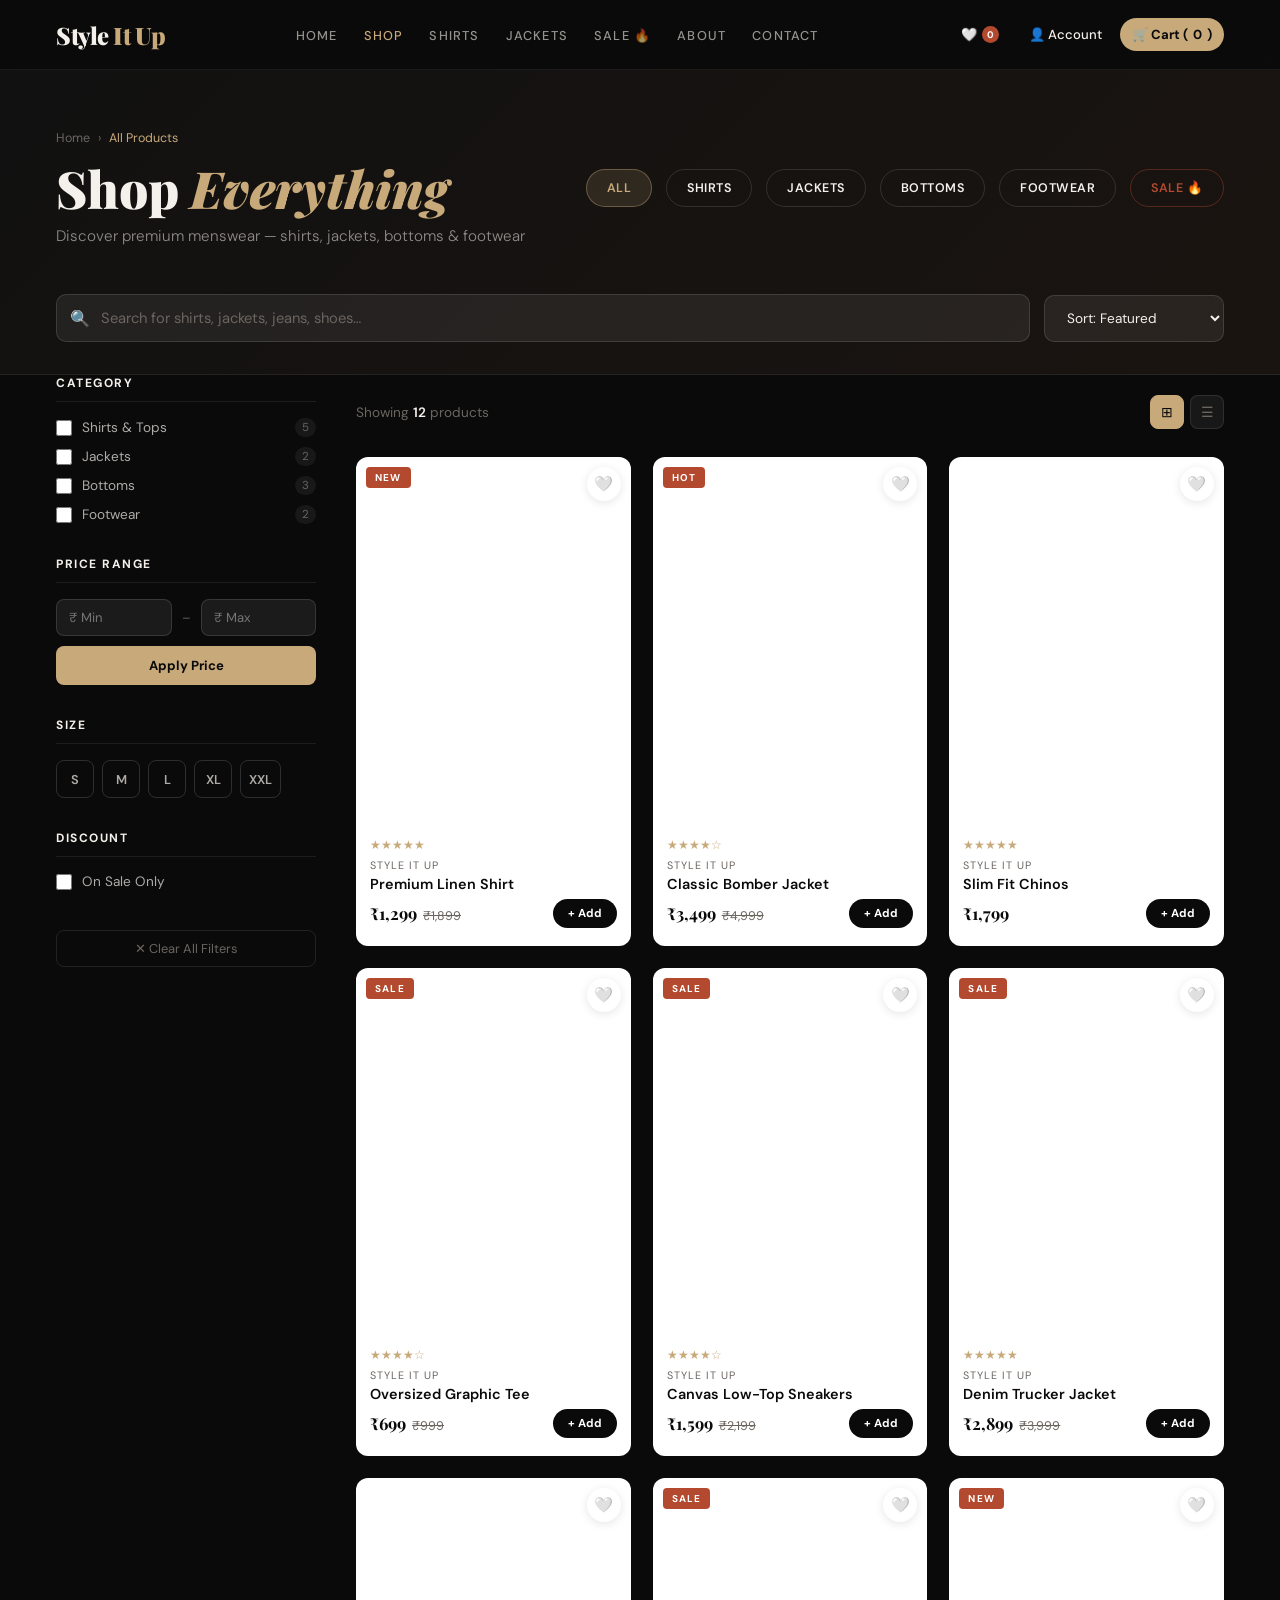
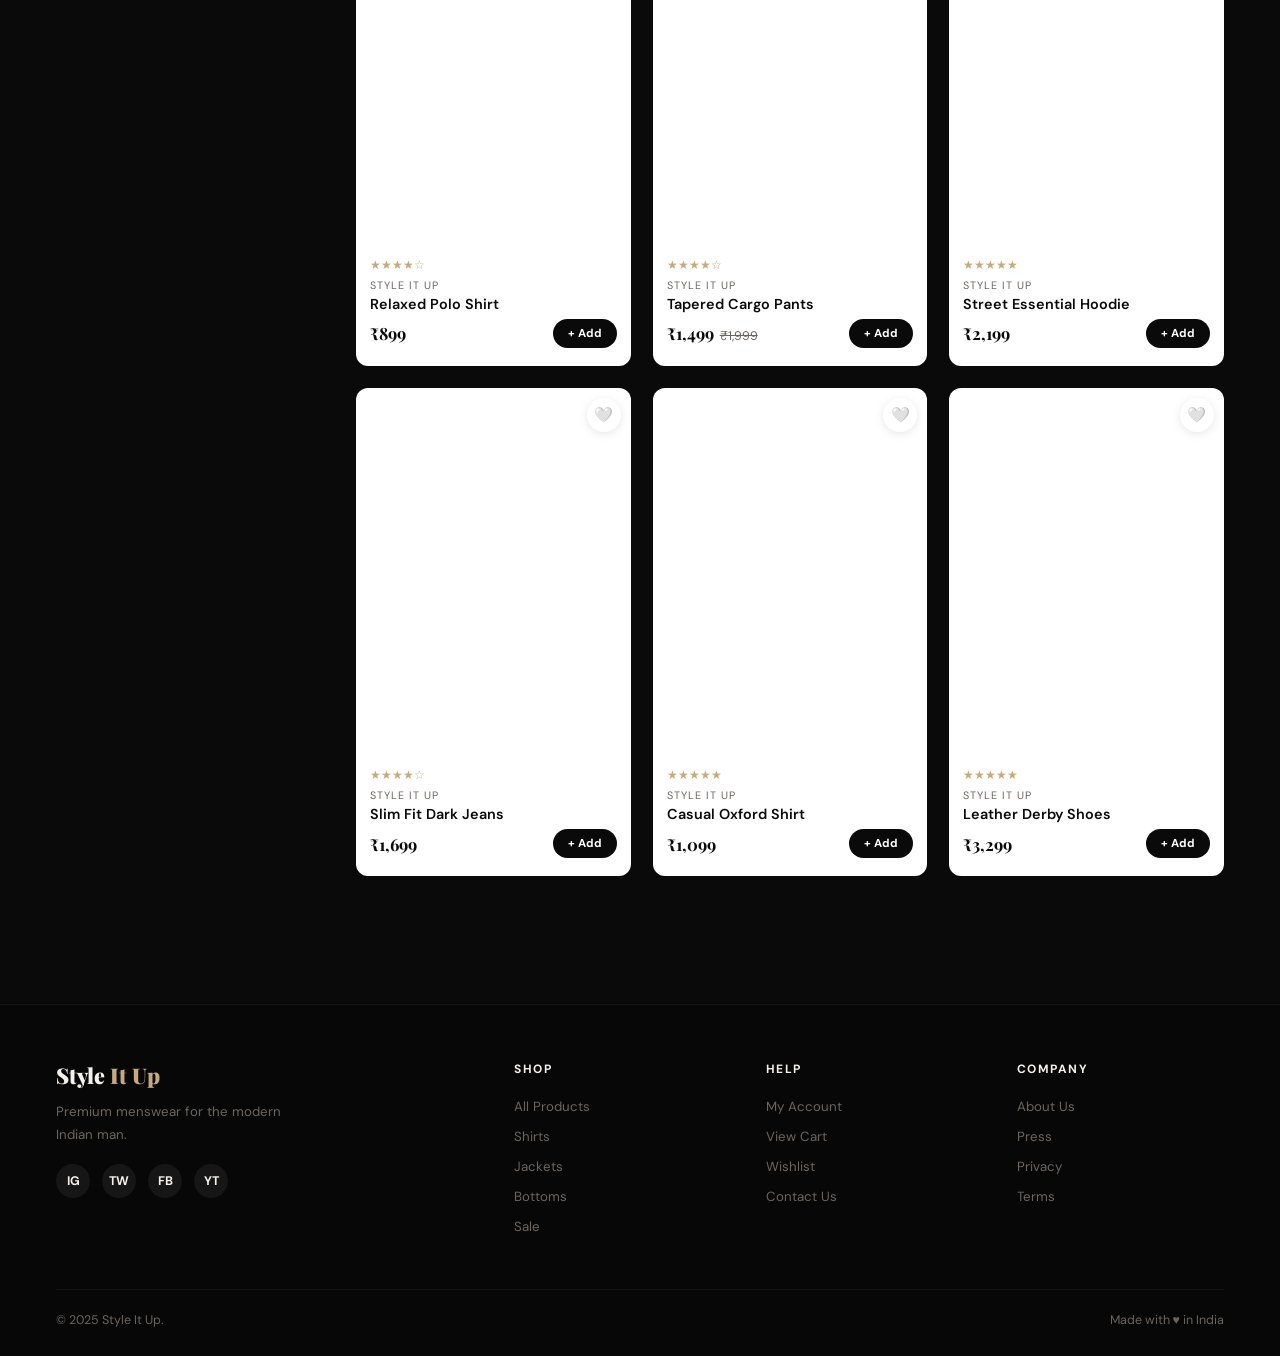
<file: shop.html>
<!DOCTYPE html>
<html lang="en">
<head>
  <!-- Google Tag Manager -->
<script>(function(w,d,s,l,i){w[l]=w[l]||[];w[l].push({'gtm.start':
new Date().getTime(),event:'gtm.js'});var f=d.getElementsByTagName(s)[0],
j=d.createElement(s),dl=l!='dataLayer'?'&l='+l:'';j.async=true;j.src=
'https://www.googletagmanager.com/gtm.js?id='+i+dl;f.parentNode.insertBefore(j,f);
})(window,document,'script','dataLayer','GTM-5MQSH7WT');</script>
<!-- End Google Tag Manager -->
  <!-- Google tag (gtag.js) -->
<script async src="https://www.googletagmanager.com/gtag/js?id=G-WWEGL6GJ3Q"></script>
<script>
  window.dataLayer = window.dataLayer || [];
  function gtag(){dataLayer.push(arguments);}
  gtag('js', new Date());

  gtag('config', 'G-WWEGL6GJ3Q');
</script>
<meta charset="UTF-8"/><meta name="viewport" content="width=device-width, initial-scale=1.0"/>
<title>Shop — Style It Up</title>
<link href="https://fonts.googleapis.com/css2?family=Playfair+Display:ital,wght@0,700;0,900;1,700&family=DM+Sans:wght@300;400;500;600&display=swap" rel="stylesheet"/>
<style>
*,*::before,*::after{box-sizing:border-box;margin:0;padding:0}
:root{--black:#0a0a0a;--off:#f4f0eb;--cream:#ede8e0;--tan:#c8a97a;--rust:#b34a2f;--mid:#6b6560;--white:#fff;--r:12px}
html{scroll-behavior:smooth}
body{font-family:'DM Sans',sans-serif;background:var(--black);color:var(--off);overflow-x:hidden}
nav{position:fixed;top:0;left:0;right:0;z-index:500;display:flex;align-items:center;justify-content:space-between;padding:0 56px;height:70px;backdrop-filter:blur(20px);background:rgba(10,10,10,.9);border-bottom:1px solid rgba(255,255,255,.07)}
.nav-logo{font-family:'Playfair Display',serif;font-size:1.5rem;font-weight:900;color:var(--off);text-decoration:none;letter-spacing:-.5px}
.nav-logo span{color:var(--tan)}
.nav-links{display:flex;gap:26px;list-style:none}
.nav-links a{text-decoration:none;color:rgba(244,240,235,.6);font-size:.8rem;letter-spacing:1.2px;text-transform:uppercase;font-weight:500;transition:color .2s}
.nav-links a:hover,.nav-links a.active{color:var(--tan)}
.nav-right{display:flex;gap:6px;align-items:center}
.nav-icon-btn{background:none;border:none;cursor:pointer;color:var(--off);padding:8px 12px;border-radius:8px;font-family:'DM Sans',sans-serif;font-size:.82rem;font-weight:500;transition:background .2s;display:flex;align-items:center;gap:5px;text-decoration:none}
.nav-icon-btn:hover{background:rgba(255,255,255,.08);color:var(--off)}
.nav-badge{background:var(--rust);color:#fff;font-size:.6rem;font-weight:700;min-width:17px;height:17px;border-radius:50%;display:flex;align-items:center;justify-content:center;padding:0 4px}
.btn-cart-nav{background:var(--tan)!important;color:var(--black)!important;border-radius:50px!important;font-weight:700!important}
.btn-cart-nav:hover{background:#d4b88a!important;color:var(--black)!important}

/* HERO BANNER */
.shop-hero{padding-top:70px;background:linear-gradient(135deg,#111 0%,#1a1410 100%);border-bottom:1px solid rgba(255,255,255,.07)}
.shop-hero-inner{max-width:1280px;margin:0 auto;padding:60px 56px 48px;display:flex;align-items:center;justify-content:space-between;gap:40px}
.shop-hero h1{font-family:'Playfair Display',serif;font-size:clamp(2.2rem,4vw,3.5rem);font-weight:900;line-height:1.1}
.shop-hero h1 em{color:var(--tan);font-style:italic}
.shop-hero p{color:rgba(244,240,235,.55);font-size:.95rem;margin-top:10px;font-weight:300}
.breadcrumb{display:flex;gap:8px;align-items:center;font-size:.78rem;color:var(--mid);margin-bottom:14px}
.breadcrumb a{color:var(--mid);text-decoration:none;transition:color .2s}
.breadcrumb a:hover{color:var(--tan)}
.breadcrumb span{color:var(--tan)}

/* SEARCH BAR */
.search-row{max-width:1280px;margin:0 auto;padding:0 56px 32px;display:flex;gap:14px;align-items:center}
.search-input-wrap{flex:1;position:relative}
.search-input-wrap input{width:100%;background:rgba(255,255,255,.07);border:1px solid rgba(255,255,255,.12);border-radius:10px;padding:13px 18px 13px 44px;color:var(--off);font-family:'DM Sans',sans-serif;font-size:.92rem;outline:none;transition:border-color .2s}
.search-input-wrap input:focus{border-color:var(--tan)}
.search-input-wrap input::placeholder{color:var(--mid)}
.search-icon{position:absolute;left:14px;top:50%;transform:translateY(-50%);font-size:1rem;color:var(--mid)}
.sort-select{background:rgba(255,255,255,.07);border:1px solid rgba(255,255,255,.12);border-radius:10px;padding:13px 18px;color:var(--off);font-family:'DM Sans',sans-serif;font-size:.85rem;outline:none;cursor:pointer;min-width:180px}
.sort-select option{background:#1a1a1a;color:var(--off)}

/* LAYOUT */
.shop-layout{max-width:1280px;margin:0 auto;padding:0 56px 80px;display:grid;grid-template-columns:260px 1fr;gap:40px}

/* SIDEBAR FILTERS */
.filter-sidebar{position:sticky;top:90px;height:fit-content}
.filter-section{margin-bottom:32px}
.filter-section h3{font-size:.75rem;font-weight:700;letter-spacing:1.5px;text-transform:uppercase;color:var(--off);margin-bottom:16px;padding-bottom:10px;border-bottom:1px solid rgba(255,255,255,.08)}
.filter-option{display:flex;align-items:center;gap:10px;margin-bottom:10px;cursor:pointer}
.filter-option input[type=checkbox]{width:16px;height:16px;accent-color:var(--tan);cursor:pointer}
.filter-option label{font-size:.85rem;color:rgba(244,240,235,.7);cursor:pointer;transition:color .2s}
.filter-option:hover label{color:var(--tan)}
.filter-option .count{margin-left:auto;font-size:.72rem;color:var(--mid);background:rgba(255,255,255,.06);padding:2px 7px;border-radius:10px}
.price-row{display:flex;gap:10px;align-items:center}
.price-row input{flex:1;background:rgba(255,255,255,.07);border:1px solid rgba(255,255,255,.12);border-radius:8px;padding:9px 12px;color:var(--off);font-family:'DM Sans',sans-serif;font-size:.82rem;outline:none;width:0}
.price-row input:focus{border-color:var(--tan)}
.price-row span{color:var(--mid);font-size:.8rem}
.apply-btn{width:100%;background:var(--tan);color:var(--black);border:none;border-radius:8px;padding:11px;font-family:'DM Sans',sans-serif;font-weight:700;font-size:.82rem;cursor:pointer;margin-top:10px;transition:background .2s}
.apply-btn:hover{background:#d4b88a}
.clear-filters{width:100%;background:transparent;color:var(--mid);border:1px solid rgba(255,255,255,.1);border-radius:8px;padding:9px;font-family:'DM Sans',sans-serif;font-size:.8rem;cursor:pointer;margin-top:8px;transition:all .2s}
.clear-filters:hover{color:var(--off);border-color:rgba(255,255,255,.2)}

/* PRODUCTS */
.products-area{}
.products-header{display:flex;align-items:center;justify-content:space-between;margin-bottom:28px}
.products-count{font-size:.85rem;color:var(--mid)}
.products-count strong{color:var(--off);font-weight:600}
.view-toggle{display:flex;gap:6px}
.view-btn{background:rgba(255,255,255,.06);border:1px solid rgba(255,255,255,.1);color:var(--mid);width:34px;height:34px;border-radius:8px;cursor:pointer;display:flex;align-items:center;justify-content:center;font-size:.9rem;transition:all .2s}
.view-btn.active,.view-btn:hover{background:var(--tan);color:var(--black);border-color:var(--tan)}
.products-grid{display:grid;grid-template-columns:repeat(3,1fr);gap:22px}
.products-grid.list-view{grid-template-columns:1fr}
.products-grid.list-view .product-card{display:flex;flex-direction:row;height:160px}
.products-grid.list-view .product-img-wrap{width:130px;flex-shrink:0;aspect-ratio:unset;height:100%}
.products-grid.list-view .product-info{display:flex;flex-direction:column;justify-content:space-between;padding:16px 18px}

.product-card{background:#fff;border-radius:var(--r);overflow:hidden;cursor:pointer;transition:box-shadow .3s,transform .3s}
.product-card:hover{transform:translateY(-5px);box-shadow:0 20px 50px rgba(0,0,0,.13)}
.product-img-wrap{position:relative;overflow:hidden;aspect-ratio:3/4}
.product-img-wrap img{width:100%;height:100%;object-fit:cover;transition:transform .5s;display:block}
.product-card:hover .product-img-wrap img{transform:scale(1.05)}
.product-tag{position:absolute;top:10px;left:10px;background:var(--rust);color:#fff;font-size:.62rem;font-weight:700;letter-spacing:1.2px;text-transform:uppercase;padding:4px 9px;border-radius:4px}
.wish-btn{position:absolute;top:10px;right:10px;background:#fff;border:none;cursor:pointer;width:34px;height:34px;border-radius:50%;display:flex;align-items:center;justify-content:center;font-size:.95rem;box-shadow:0 2px 10px rgba(0,0,0,.1);transition:transform .2s}
.wish-btn:hover{transform:scale(1.15)}
.product-info{padding:14px 14px 18px}
.product-brand{font-size:.67rem;color:var(--mid);letter-spacing:1px;text-transform:uppercase;margin-bottom:3px}
.product-name{font-size:.9rem;font-weight:600;color:var(--black);margin-bottom:6px}
.stars{color:var(--tan);font-size:.72rem;margin-bottom:5px}
.product-footer{display:flex;align-items:center;justify-content:space-between;gap:8px}
.product-price{font-family:'Playfair Display',serif;font-size:1.05rem;font-weight:700;color:var(--black)}
.product-price .old{font-size:.78rem;color:var(--mid);text-decoration:line-through;margin-left:6px;font-family:'DM Sans',sans-serif;font-weight:400}
.add-btn{background:var(--black);color:#fff;border:none;border-radius:50px;padding:7px 15px;font-size:.72rem;font-weight:700;cursor:pointer;transition:background .2s;font-family:'DM Sans',sans-serif;white-space:nowrap}
.add-btn:hover{background:var(--rust)}
.no-results{text-align:center;padding:80px 20px;color:var(--mid);grid-column:span 3}
.no-results span{font-size:2.5rem;display:block;margin-bottom:14px}

/* ACTIVE FILTERS */
.active-filters{display:flex;gap:8px;flex-wrap:wrap;margin-bottom:20px}
.filter-chip{background:rgba(200,169,122,.15);border:1px solid rgba(200,169,122,.3);color:var(--tan);font-size:.75rem;font-weight:600;padding:5px 12px;border-radius:20px;display:flex;align-items:center;gap:6px;cursor:pointer;transition:all .2s}
.filter-chip:hover{background:rgba(179,74,47,.15);border-color:var(--rust);color:var(--rust)}

/* PAGINATION */
.pagination{display:flex;gap:8px;justify-content:center;margin-top:48px}
.page-btn{width:40px;height:40px;border-radius:8px;border:1px solid rgba(255,255,255,.12);background:transparent;color:var(--off);font-family:'DM Sans',sans-serif;font-size:.88rem;font-weight:600;cursor:pointer;transition:all .2s}
.page-btn.active,.page-btn:hover{background:var(--tan);border-color:var(--tan);color:var(--black)}

footer{background:#070707;padding:56px 56px 28px;border-top:1px solid rgba(255,255,255,.05);margin-top:0}
.footer-grid{display:grid;grid-template-columns:2fr 1fr 1fr 1fr;gap:44px;margin-bottom:44px;max-width:1280px;margin-left:auto;margin-right:auto}
.footer-inner{max-width:1280px;margin:0 auto}
.footer-logo{font-family:'Playfair Display',serif;font-size:1.35rem;font-weight:900;color:var(--off);text-decoration:none;display:block;margin-bottom:12px}
.footer-logo span{color:var(--tan)}
.footer-brand p{font-size:.83rem;color:var(--mid);line-height:1.7;max-width:260px}
.footer-col h4{font-size:.75rem;letter-spacing:1.5px;text-transform:uppercase;color:var(--off);font-weight:700;margin-bottom:18px}
.footer-col ul{list-style:none}
.footer-col li{margin-bottom:9px}
.footer-col a{color:var(--mid);text-decoration:none;font-size:.83rem;transition:color .2s}
.footer-col a:hover{color:var(--tan)}
.footer-bottom{max-width:1280px;margin:0 auto;display:flex;justify-content:space-between;align-items:center;padding-top:22px;border-top:1px solid rgba(255,255,255,.05);font-size:.78rem;color:var(--mid)}
.social-links{display:flex;gap:12px;margin-top:18px}
.social-links a{width:34px;height:34px;border-radius:50%;background:rgba(255,255,255,.06);display:flex;align-items:center;justify-content:center;color:var(--off);text-decoration:none;font-size:.78rem;font-weight:700;transition:background .2s}
.social-links a:hover{background:var(--tan);color:var(--black)}
#back-top{position:fixed;bottom:28px;right:28px;z-index:400;background:var(--tan);color:var(--black);border:none;width:44px;height:44px;border-radius:50%;cursor:pointer;font-size:1rem;display:none;align-items:center;justify-content:center;box-shadow:0 4px 16px rgba(0,0,0,.2);transition:transform .2s}
#back-top.show{display:flex}
#back-top:hover{transform:translateY(-3px)}
@media(max-width:900px){nav{padding:0 20px}.nav-links{display:none}.shop-hero-inner,.search-row,.shop-layout{padding-left:20px;padding-right:20px}.shop-layout{grid-template-columns:1fr}.filter-sidebar{display:none}.products-grid{grid-template-columns:repeat(2,1fr)}}
</style>
</head>
<body>
  <!-- Google Tag Manager (noscript) -->
<noscript><iframe src="https://www.googletagmanager.com/ns.html?id=GTM-5MQSH7WT"
height="0" width="0" style="display:none;visibility:hidden"></iframe></noscript>
<!-- End Google Tag Manager (noscript) -->
<nav>
  <a href="index.html" class="nav-logo">Style <span>It Up</span></a>
  <ul class="nav-links">
    <li><a href="index.html">Home</a></li>
    <li><a href="shop.html" class="active">Shop</a></li>
    <li><a href="shop.html?cat=shirts">Shirts</a></li>
    <li><a href="shop.html?cat=jackets">Jackets</a></li>
    <li><a href="shop.html?cat=sale">Sale 🔥</a></li>
    <li><a href="about.html">About</a></li>
    <li><a href="contact.html">Contact</a></li>
  </ul>
  <div class="nav-right">
    <a href="wishlist.html" class="nav-icon-btn">🤍 <span id="nav-wish-count" class="nav-badge">0</span></a>
    <a href="account.html" class="nav-icon-btn">👤 Account</a>
    <a href="cart.html" class="nav-icon-btn btn-cart-nav">🛒 Cart (<span id="nav-cart-count">0</span>)</a>
  </div>
</nav>

<div class="shop-hero">
  <div class="shop-hero-inner">
    <div>
      <div class="breadcrumb"><a href="index.html">Home</a> › <span id="bc-cat">All Products</span></div>
      <h1>Shop <em id="hero-title">Everything</em></h1>
      <p>Discover premium menswear — shirts, jackets, bottoms & footwear</p>
    </div>
    <div style="display:flex;gap:14px;flex-wrap:wrap" id="cat-quick-btns">
      <a href="shop.html?cat=all" class="nav-icon-btn" style="border:1px solid rgba(255,255,255,.12);border-radius:50px;padding:10px 20px;font-size:.78rem;font-weight:600;letter-spacing:.5px;text-transform:uppercase" id="qb-all">All</a>
      <a href="shop.html?cat=shirts" class="nav-icon-btn" style="border:1px solid rgba(255,255,255,.12);border-radius:50px;padding:10px 20px;font-size:.78rem;font-weight:600;letter-spacing:.5px;text-transform:uppercase" id="qb-shirts">Shirts</a>
      <a href="shop.html?cat=jackets" class="nav-icon-btn" style="border:1px solid rgba(255,255,255,.12);border-radius:50px;padding:10px 20px;font-size:.78rem;font-weight:600;letter-spacing:.5px;text-transform:uppercase" id="qb-jackets">Jackets</a>
      <a href="shop.html?cat=bottoms" class="nav-icon-btn" style="border:1px solid rgba(255,255,255,.12);border-radius:50px;padding:10px 20px;font-size:.78rem;font-weight:600;letter-spacing:.5px;text-transform:uppercase" id="qb-bottoms">Bottoms</a>
      <a href="shop.html?cat=footwear" class="nav-icon-btn" style="border:1px solid rgba(255,255,255,.12);border-radius:50px;padding:10px 20px;font-size:.78rem;font-weight:600;letter-spacing:.5px;text-transform:uppercase" id="qb-footwear">Footwear</a>
      <a href="shop.html?cat=sale" class="nav-icon-btn" style="border:1px solid rgba(179,74,47,.4);border-radius:50px;padding:10px 20px;font-size:.78rem;font-weight:600;letter-spacing:.5px;text-transform:uppercase;color:var(--rust)" id="qb-sale">Sale 🔥</a>
    </div>
  </div>
  <div class="search-row">
    <div class="search-input-wrap">
      <span class="search-icon">🔍</span>
      <input type="text" id="search-input" placeholder="Search for shirts, jackets, jeans, shoes…" oninput="applyFilters()"/>
    </div>
    <select class="sort-select" id="sort-select" onchange="applyFilters()">
      <option value="default">Sort: Featured</option>
      <option value="price-asc">Price: Low to High</option>
      <option value="price-desc">Price: High to Low</option>
      <option value="rating">Best Rated</option>
      <option value="newest">Newest First</option>
    </select>
  </div>
</div>

<div class="shop-layout">
  <!-- SIDEBAR -->
  <aside class="filter-sidebar">
    <div class="filter-section">
      <h3>Category</h3>
      <label class="filter-option"><input type="checkbox" value="shirts" onchange="applyFilters()"/> <label>Shirts & Tops</label><span class="count">5</span></label>
      <label class="filter-option"><input type="checkbox" value="jackets" onchange="applyFilters()"/> <label>Jackets</label><span class="count">2</span></label>
      <label class="filter-option"><input type="checkbox" value="bottoms" onchange="applyFilters()"/> <label>Bottoms</label><span class="count">3</span></label>
      <label class="filter-option"><input type="checkbox" value="footwear" onchange="applyFilters()"/> <label>Footwear</label><span class="count">2</span></label>
    </div>
    <div class="filter-section">
      <h3>Price Range</h3>
      <div class="price-row">
        <input type="number" id="price-min" placeholder="₹ Min" min="0"/>
        <span>–</span>
        <input type="number" id="price-max" placeholder="₹ Max" min="0"/>
      </div>
      <button class="apply-btn" onclick="applyFilters()">Apply Price</button>
    </div>
    <div class="filter-section">
      <h3>Size</h3>
      <div style="display:flex;flex-wrap:wrap;gap:8px">
        <label style="cursor:pointer"><input type="checkbox" value="S" onchange="applyFilters()" style="display:none"/><span class="size-chip" id="sc-S">S</span></label>
        <label style="cursor:pointer"><input type="checkbox" value="M" onchange="applyFilters()" style="display:none"/><span class="size-chip" id="sc-M">M</span></label>
        <label style="cursor:pointer"><input type="checkbox" value="L" onchange="applyFilters()" style="display:none"/><span class="size-chip" id="sc-L">L</span></label>
        <label style="cursor:pointer"><input type="checkbox" value="XL" onchange="applyFilters()" style="display:none"/><span class="size-chip" id="sc-XL">XL</span></label>
        <label style="cursor:pointer"><input type="checkbox" value="XXL" onchange="applyFilters()" style="display:none"/><span class="size-chip" id="sc-XXL">XXL</span></label>
      </div>
    </div>
    <div class="filter-section">
      <h3>Discount</h3>
      <label class="filter-option"><input type="checkbox" id="sale-only" onchange="applyFilters()"/> <label>On Sale Only</label></label>
    </div>
    <button class="clear-filters" onclick="clearAllFilters()">✕ Clear All Filters</button>
  </aside>

  <!-- PRODUCTS -->
  <div class="products-area">
    <div class="active-filters" id="active-filters"></div>
    <div class="products-header">
      <div class="products-count">Showing <strong id="results-count">0</strong> products</div>
      <div class="view-toggle">
        <button class="view-btn active" id="grid-btn" onclick="setView('grid')" title="Grid">⊞</button>
        <button class="view-btn" id="list-btn" onclick="setView('list')" title="List">☰</button>
      </div>
    </div>
    <div class="products-grid" id="products-grid"></div>
    <div class="pagination" id="pagination"></div>
  </div>
</div>

<footer>
  <div class="footer-inner">
    <div class="footer-grid">
      <div class="footer-brand">
        <a href="index.html" class="footer-logo">Style <span>It Up</span></a>
        <p>Premium menswear for the modern Indian man.</p>
        <div class="social-links"><a href="#">IG</a><a href="#">TW</a><a href="#">FB</a><a href="#">YT</a></div>
      </div>
      <div class="footer-col"><h4>Shop</h4><ul>
        <li><a href="shop.html">All Products</a></li><li><a href="shop.html?cat=shirts">Shirts</a></li>
        <li><a href="shop.html?cat=jackets">Jackets</a></li><li><a href="shop.html?cat=bottoms">Bottoms</a></li>
        <li><a href="shop.html?cat=sale">Sale</a></li>
      </ul></div>
      <div class="footer-col"><h4>Help</h4><ul>
        <li><a href="account.html">My Account</a></li><li><a href="cart.html">View Cart</a></li>
        <li><a href="wishlist.html">Wishlist</a></li><li><a href="contact.html">Contact Us</a></li>
      </ul></div>
      <div class="footer-col"><h4>Company</h4><ul>
        <li><a href="about.html">About Us</a></li><li><a href="contact.html">Press</a></li>
        <li><a href="#">Privacy</a></li><li><a href="#">Terms</a></li>
      </ul></div>
    </div>
    <div class="footer-bottom"><span>© 2025 Style It Up.</span><span>Made with ♥ in India</span></div>
  </div>
</footer>
<button id="back-top" onclick="window.scrollTo({top:0,behavior:'smooth'})">↑</button>

<style>
.size-chip{display:inline-flex;align-items:center;justify-content:center;min-width:38px;height:38px;border-radius:8px;border:1.5px solid rgba(255,255,255,.15);background:transparent;color:rgba(244,240,235,.7);font-size:.8rem;font-weight:600;cursor:pointer;transition:all .2s;padding:0 8px}
input[type=checkbox]:checked + .size-chip{background:var(--tan);border-color:var(--tan);color:var(--black)}
</style>

<script>
const PRODUCTS=[
  {id:1,name:'Premium Linen Shirt',brand:'Style It Up',cat:'shirts',price:1299,old:1899,tag:'New',stars:5,sizes:['S','M','L','XL','XXL'],img:'https://images.pexels.com/photos/297933/pexels-photo-297933.jpeg?auto=compress&cs=tinysrgb&w=500'},
  {id:2,name:'Classic Bomber Jacket',brand:'Style It Up',cat:'jackets',price:3499,old:4999,tag:'Hot',stars:4,sizes:['S','M','L','XL'],img:'https://images.pexels.com/photos/1124468/pexels-photo-1124468.jpeg?auto=compress&cs=tinysrgb&w=500'},
  {id:3,name:'Slim Fit Chinos',brand:'Style It Up',cat:'bottoms',price:1799,old:null,tag:null,stars:5,sizes:['28','30','32','34','36'],img:'https://images.pexels.com/photos/1598507/pexels-photo-1598507.jpeg?auto=compress&cs=tinysrgb&w=500'},
  {id:4,name:'Oversized Graphic Tee',brand:'Style It Up',cat:'shirts',price:699,old:999,tag:'Sale',stars:4,sizes:['S','M','L','XL','XXL'],img:'https://images.pexels.com/photos/1656684/pexels-photo-1656684.jpeg?auto=compress&cs=tinysrgb&w=500'},
  {id:5,name:'Canvas Low-Top Sneakers',brand:'Style It Up',cat:'footwear',price:1599,old:2199,tag:'Sale',stars:4,sizes:['6','7','8','9','10','11'],img:'https://images.pexels.com/photos/2529148/pexels-photo-2529148.jpeg?auto=compress&cs=tinysrgb&w=500'},
  {id:6,name:'Denim Trucker Jacket',brand:'Style It Up',cat:'jackets',price:2899,old:3999,tag:'Sale',stars:5,sizes:['S','M','L','XL'],img:'https://images.pexels.com/photos/1040945/pexels-photo-1040945.jpeg?auto=compress&cs=tinysrgb&w=500'},
  {id:7,name:'Relaxed Polo Shirt',brand:'Style It Up',cat:'shirts',price:899,old:null,tag:null,stars:4,sizes:['S','M','L','XL','XXL'],img:'https://images.pexels.com/photos/1192609/pexels-photo-1192609.jpeg?auto=compress&cs=tinysrgb&w=500'},
  {id:8,name:'Tapered Cargo Pants',brand:'Style It Up',cat:'bottoms',price:1499,old:1999,tag:'Sale',stars:4,sizes:['28','30','32','34','36'],img:'https://images.pexels.com/photos/1598508/pexels-photo-1598508.jpeg?auto=compress&cs=tinysrgb&w=500'},
  {id:9,name:'Street Essential Hoodie',brand:'Style It Up',cat:'shirts',price:2199,old:null,tag:'New',stars:5,sizes:['S','M','L','XL'],img:'https://images.pexels.com/photos/1183266/pexels-photo-1183266.jpeg?auto=compress&cs=tinysrgb&w=500'},
  {id:10,name:'Slim Fit Dark Jeans',brand:'Style It Up',cat:'bottoms',price:1699,old:null,tag:null,stars:4,sizes:['28','30','32','34'],img:'https://images.pexels.com/photos/1598507/pexels-photo-1598507.jpeg?auto=compress&cs=tinysrgb&w=500'},
  {id:11,name:'Casual Oxford Shirt',brand:'Style It Up',cat:'shirts',price:1099,old:null,tag:null,stars:5,sizes:['S','M','L','XL','XXL'],img:'https://images.pexels.com/photos/769733/pexels-photo-769733.jpeg?auto=compress&cs=tinysrgb&w=500'},
  {id:12,name:'Leather Derby Shoes',brand:'Style It Up',cat:'footwear',price:3299,old:null,tag:null,stars:5,sizes:['6','7','8','9','10'],img:'https://images.pexels.com/photos/292999/pexels-photo-292999.jpeg?auto=compress&cs=tinysrgb&w=500'},
];

function fmt(n){return '₹'+n.toLocaleString('en-IN')}
function star(n){return '★'.repeat(n)+'☆'.repeat(5-n)}
function getCart(){try{return JSON.parse(sessionStorage.getItem('siu_cart'))||[];}catch{return [];}}
function saveCart(c){sessionStorage.setItem('siu_cart',JSON.stringify(c));}
function getWish(){try{return JSON.parse(sessionStorage.getItem('siu_wish'))||[];}catch{return [];}}
function saveWish(w){sessionStorage.setItem('siu_wish',JSON.stringify(w));}

function updateNav(){
  const cc=document.getElementById('nav-cart-count');const wc=document.getElementById('nav-wish-count');
  if(cc) cc.textContent=getCart().reduce((a,i)=>a+i.qty,0);
  if(wc) wc.textContent=getWish().length;
}
function toast(msg,type){
  let tc=document.getElementById('tc');if(!tc){tc=document.createElement('div');tc.id='tc';tc.style.cssText='position:fixed;top:90px;right:24px;z-index:9999;display:flex;flex-direction:column;gap:10px;pointer-events:none';document.body.appendChild(tc);}
  const t=document.createElement('div');t.style.cssText='background:#f4f0eb;color:#0a0a0a;padding:12px 20px;border-radius:8px;font-size:.85rem;font-weight:600;box-shadow:0 8px 30px rgba(0,0,0,.25);opacity:0;transform:translateX(60px);transition:all .35s ease;border-left:4px solid '+(type==='err'?'#b34a2f':'#c8a97a');
  t.textContent=msg;tc.appendChild(t);
  requestAnimationFrame(()=>requestAnimationFrame(()=>{t.style.opacity='1';t.style.transform='translateX(0)'}));
  setTimeout(()=>{t.style.opacity='0';t.style.transform='translateX(60px)';setTimeout(()=>t.remove(),400)},3000);
}

let curView='grid', curPage=1, perPage=9;

function getCatFromURL(){const p=new URLSearchParams(location.search);return p.get('cat')||'all';}

function applyFilters(){
  let list=[...PRODUCTS];
  const q=document.getElementById('search-input').value.toLowerCase().trim();
  const cats=[...document.querySelectorAll('.filter-sidebar input[type=checkbox][value]')].filter(c=>['shirts','jackets','bottoms','footwear'].includes(c.value)&&c.checked).map(c=>c.value);
  const saleOnly=document.getElementById('sale-only').checked;
  const minP=parseFloat(document.getElementById('price-min').value)||0;
  const maxP=parseFloat(document.getElementById('price-max').value)||999999;
  const selSizes=[...document.querySelectorAll('.filter-sidebar input[type=checkbox]')].filter(c=>!['shirts','jackets','bottoms','footwear'].includes(c.value)&&c.value&&c.checked).map(c=>c.value);
  const sort=document.getElementById('sort-select').value;

  if(q) list=list.filter(p=>p.name.toLowerCase().includes(q)||p.cat.includes(q));
  if(cats.length) list=list.filter(p=>cats.includes(p.cat));
  if(saleOnly) list=list.filter(p=>p.tag==='Sale');
  list=list.filter(p=>p.price>=minP&&p.price<=maxP);
  if(selSizes.length) list=list.filter(p=>p.sizes.some(s=>selSizes.includes(s)));

  if(sort==='price-asc') list.sort((a,b)=>a.price-b.price);
  else if(sort==='price-desc') list.sort((a,b)=>b.price-a.price);
  else if(sort==='rating') list.sort((a,b)=>b.stars-a.stars);

  renderProducts(list);
  updateActiveFilters(cats,saleOnly,q,selSizes);
}

function renderProducts(list){
  const grid=document.getElementById('products-grid');
  document.getElementById('results-count').textContent=list.length;
  if(!list.length){grid.innerHTML=`<div class="no-results"><span>🔍</span>No products found.<br/><a href="shop.html" style="color:var(--tan);text-decoration:none;font-weight:600">Clear filters →</a></div>`;document.getElementById('pagination').innerHTML='';return;}
  const wish=getWish();
  grid.innerHTML=list.map(p=>{
    const iw=wish.some(w=>w.id===p.id);
    return `<div class="product-card">
      <div class="product-img-wrap" onclick="location.href='product.html?id=${p.id}'">
        <img src="${p.img}" alt="${p.name}" loading="lazy" onerror="this.src='https://picsum.photos/seed/p${p.id}/500/650'"/>
        ${p.tag?`<span class="product-tag">${p.tag}</span>`:''}
        <button class="wish-btn" onclick="event.stopPropagation();toggleWish(${p.id})" id="wb${p.id}" title="Wishlist">${iw?'❤️':'🤍'}</button>
      </div>
      <div class="product-info" onclick="location.href='product.html?id=${p.id}'">
        <div class="stars">${star(p.stars)}</div>
        <div class="product-brand">${p.brand}</div>
        <div class="product-name">${p.name}</div>
        <div class="product-footer">
          <div class="product-price">${fmt(p.price)}${p.old?`<span class="old">${fmt(p.old)}</span>`:''}</div>
          <button class="add-btn" onclick="event.stopPropagation();quickAdd(${p.id})">+ Add</button>
        </div>
      </div>
    </div>`;}).join('');
}

function toggleWish(id){
  const p=PRODUCTS.find(x=>x.id===id);if(!p) return;
  let w=getWish();const idx=w.findIndex(x=>x.id===id);
  if(idx>-1){w.splice(idx,1);toast('Removed from wishlist');}
  else{w.push(p);toast(p.name+' saved 🤍');}
  saveWish(w);updateNav();
  const btn=document.getElementById('wb'+id);
  if(btn){const iw=w.some(x=>x.id===id);btn.textContent=iw?'❤️':'🤍';}
}

function quickAdd(id){
  const p=PRODUCTS.find(x=>x.id===id);if(!p) return;
  location.href='product.html?id='+id;
}

function setView(v){
  curView=v;
  const g=document.getElementById('products-grid');
  g.classList.toggle('list-view',v==='list');
  document.getElementById('grid-btn').classList.toggle('active',v==='grid');
  document.getElementById('list-btn').classList.toggle('active',v==='list');
}

function updateActiveFilters(cats,sale,q,sizes){
  const af=document.getElementById('active-filters');
  let chips='';
  cats.forEach(c=>{chips+=`<span class="filter-chip" onclick="removeCatFilter('${c}')">${c} ✕</span>`;});
  if(sale) chips+=`<span class="filter-chip" onclick="document.getElementById('sale-only').checked=false;applyFilters()">On Sale ✕</span>`;
  if(q) chips+=`<span class="filter-chip" onclick="document.getElementById('search-input').value='';applyFilters()">Search: "${q}" ✕</span>`;
  sizes.forEach(s=>{chips+=`<span class="filter-chip">Size: ${s} ✕</span>`;});
  af.innerHTML=chips;
}

function removeCatFilter(cat){
  const cb=document.querySelector(`.filter-sidebar input[value="${cat}"]`);
  if(cb){cb.checked=false;applyFilters();}
}

function clearAllFilters(){
  document.querySelectorAll('.filter-sidebar input[type=checkbox]').forEach(c=>c.checked=false);
  document.getElementById('price-min').value='';
  document.getElementById('price-max').value='';
  document.getElementById('search-input').value='';
  history.replaceState(null,'',location.pathname);
  applyFilters();
}

// Init from URL param
(function init(){
  const cat=getCatFromURL();
  if(cat&&cat!=='all'){
    const bc=document.getElementById('bc-cat');
    const ht=document.getElementById('hero-title');
    if(bc) bc.textContent=cat.charAt(0).toUpperCase()+cat.slice(1);
    if(ht) ht.textContent=cat.charAt(0).toUpperCase()+cat.slice(1);
    if(cat==='sale'){
      const so=document.getElementById('sale-only');if(so) so.checked=true;
    } else {
      const cb=document.querySelector(`.filter-sidebar input[value="${cat}"]`);
      if(cb) cb.checked=true;
    }
    const qb=document.getElementById('qb-'+cat);
    if(qb){qb.style.background='rgba(200,169,122,.15)';qb.style.borderColor='rgba(200,169,122,.4)';qb.style.color='var(--tan)';}
  } else {
    const qb=document.getElementById('qb-all');
    if(qb){qb.style.background='rgba(200,169,122,.15)';qb.style.borderColor='rgba(200,169,122,.4)';qb.style.color='var(--tan)';}
  }
  applyFilters();
  updateNav();
})();
window.addEventListener('scroll',()=>{document.getElementById('back-top').classList.toggle('show',scrollY>400)});
</script>
</body>
</html>
</file>
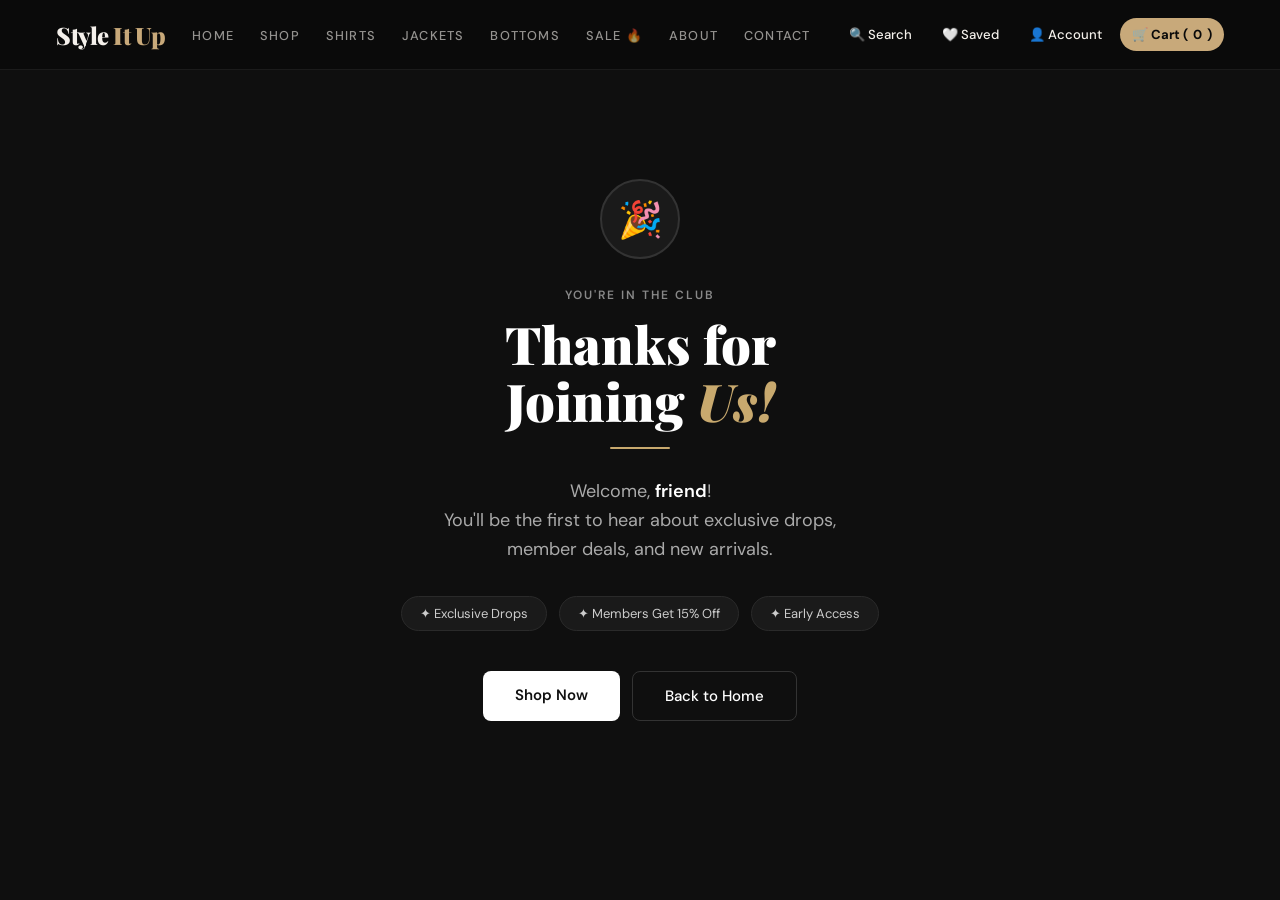
<file: thankyou.html>
<!DOCTYPE html>
<html lang="en">
<head>
  <!-- Google Tag Manager -->
<script>(function(w,d,s,l,i){w[l]=w[l]||[];w[l].push({'gtm.start':
new Date().getTime(),event:'gtm.js'});var f=d.getElementsByTagName(s)[0],
j=d.createElement(s),dl=l!='dataLayer'?'&l='+l:'';j.async=true;j.src=
'https://www.googletagmanager.com/gtm.js?id='+i+dl;f.parentNode.insertBefore(j,f);
})(window,document,'script','dataLayer','GTM-5MQSH7WT');</script>
<!-- End Google Tag Manager -->
  <!-- Google tag (gtag.js) -->
<script async src="https://www.googletagmanager.com/gtag/js?id=G-WWEGL6GJ3Q"></script>
<script>
  window.dataLayer = window.dataLayer || [];
  function gtag(){dataLayer.push(arguments);}
  gtag('js', new Date());
  gtag('config', 'G-WWEGL6GJ3Q');
</script>
  <meta charset="UTF-8"/>
  <meta name="viewport" content="width=device-width, initial-scale=1.0"/>
  <title>Thank You — Style It Up</title>

  <link href="https://fonts.googleapis.com/css2?family=Playfair+Display:ital,wght@0,700;0,900;1,700&family=DM+Sans:wght@300;400;500;600&display=swap" rel="stylesheet"/>
  <link rel="stylesheet" href="shared.css"/>

  <style>
    * { margin: 0; padding: 0; box-sizing: border-box; }
    body {
      font-family: 'DM Sans', sans-serif;
      background: #0f0f0f;
      color: #fff;
      min-height: 100vh;
      display: flex;
      flex-direction: column;
    }
    .thankyou-wrap {
      flex: 1;
      display: flex;
      align-items: center;
      justify-content: center;
      padding: 60px 20px;
    }
    .thankyou-card {
      text-align: center;
      max-width: 520px;
      width: 100%;
    }
    .ty-icon {
      width: 80px;
      height: 80px;
      background: #1a1a1a;
      border: 2px solid #333;
      border-radius: 50%;
      display: flex;
      align-items: center;
      justify-content: center;
      margin: 0 auto 28px;
      font-size: 36px;
      animation: popIn 0.5s ease forwards;
    }
    @keyframes popIn {
      0%   { transform: scale(0.5); opacity: 0; }
      80%  { transform: scale(1.1); }
      100% { transform: scale(1);   opacity: 1; }
    }
    .ty-label {
      font-size: 12px;
      font-weight: 600;
      letter-spacing: 2px;
      text-transform: uppercase;
      color: #888;
      margin-bottom: 12px;
    }
    .ty-title {
      font-family: 'Playfair Display', serif;
      font-size: clamp(32px, 6vw, 52px);
      font-weight: 900;
      line-height: 1.1;
      margin-bottom: 18px;
    }
    .ty-title em { font-style: italic; color: #c8a96e; }
    .ty-divider {
      width: 60px;
      height: 2px;
      background: #c8a96e;
      margin: 0 auto 28px;
      border-radius: 2px;
    }
    .ty-name {
      font-size: 18px;
      color: #aaa;
      margin-bottom: 32px;
      line-height: 1.6;
    }
    .ty-name span { color: #fff; font-weight: 600; }
    .ty-perks {
      display: flex;
      justify-content: center;
      gap: 12px;
      flex-wrap: wrap;
      margin-bottom: 40px;
    }
    .ty-perk {
      background: #1a1a1a;
      border: 1px solid #2a2a2a;
      border-radius: 30px;
      padding: 8px 18px;
      font-size: 13px;
      color: #ccc;
    }
    .ty-btns {
      display: flex;
      gap: 12px;
      justify-content: center;
      flex-wrap: wrap;
    }
    .ty-btn-primary {
      background: #fff;
      color: #111;
      padding: 14px 32px;
      border-radius: 8px;
      font-size: 15px;
      font-weight: 600;
      font-family: 'DM Sans', sans-serif;
      text-decoration: none;
      transition: opacity 0.2s;
    }
    .ty-btn-primary:hover { opacity: 0.88; }
    .ty-btn-ghost {
      background: transparent;
      color: #fff;
      padding: 14px 32px;
      border-radius: 8px;
      border: 1px solid #333;
      font-size: 15px;
      font-weight: 500;
      font-family: 'DM Sans', sans-serif;
      text-decoration: none;
      transition: border-color 0.2s;
    }
    .ty-btn-ghost:hover { border-color: #666; }
  </style>
</head>
<body>
  <!-- Google Tag Manager (noscript) -->
<noscript><iframe src="https://www.googletagmanager.com/ns.html?id=GTM-5MQSH7WT"
height="0" width="0" style="display:none;visibility:hidden"></iframe></noscript>
<!-- End Google Tag Manager (noscript) -->

<nav>
  <a href="index.html" class="nav-logo">Style <span>It Up</span></a>
  <ul class="nav-links">
    <li><a href="index.html">Home</a></li>
    <li><a href="shop.html">Shop</a></li>
    <li><a href="shop.html?cat=shirts">Shirts</a></li>
    <li><a href="shop.html?cat=jackets">Jackets</a></li>
    <li><a href="shop.html?cat=bottoms">Bottoms</a></li>
    <li><a href="shop.html?cat=sale">Sale 🔥</a></li>
    <li><a href="about.html">About</a></li>
    <li><a href="contact.html">Contact</a></li>
  </ul>
  <div class="nav-right">
    <a href="shop.html" class="nav-icon-btn">🔍 Search</a>
    <a href="wishlist.html" class="nav-icon-btn">🤍 Saved</a>
    <a href="account.html" class="nav-icon-btn">👤 Account</a>
    <a href="cart.html" class="nav-icon-btn btn-cart-nav">
      🛒 Cart (<span id="nav-cart-count">0</span>)
    </a>
  </div>
</nav>

<div class="thankyou-wrap">
  <div class="thankyou-card">
    <div class="ty-icon">🎉</div>
    <div class="ty-label">You're in the club</div>
    <h1 class="ty-title">Thanks for<br/>Joining <em>Us!</em></h1>
    <div class="ty-divider"></div>
    <p class="ty-name">
      Welcome, <span id="ty-username">friend</span>!<br/>
      You'll be the first to hear about exclusive drops,<br/>member deals, and new arrivals.
    </p>
    <div class="ty-perks">
      <div class="ty-perk">✦ Exclusive Drops</div>
      <div class="ty-perk">✦ Members Get 15% Off</div>
      <div class="ty-perk">✦ Early Access</div>
    </div>
    <div class="ty-btns">
      <a href="shop.html" class="ty-btn-primary">Shop Now</a>
      <a href="index.html" class="ty-btn-ghost">Back to Home</a>
    </div>
  </div>
</div>

<script src="shared.js"></script>
<script>
  const name = localStorage.getItem('subscriber_name');
  if (name) {
    document.getElementById('ty-username').textContent = name;
    localStorage.removeItem('subscriber_name');
  }
</script>

</body>
</html>
</file>
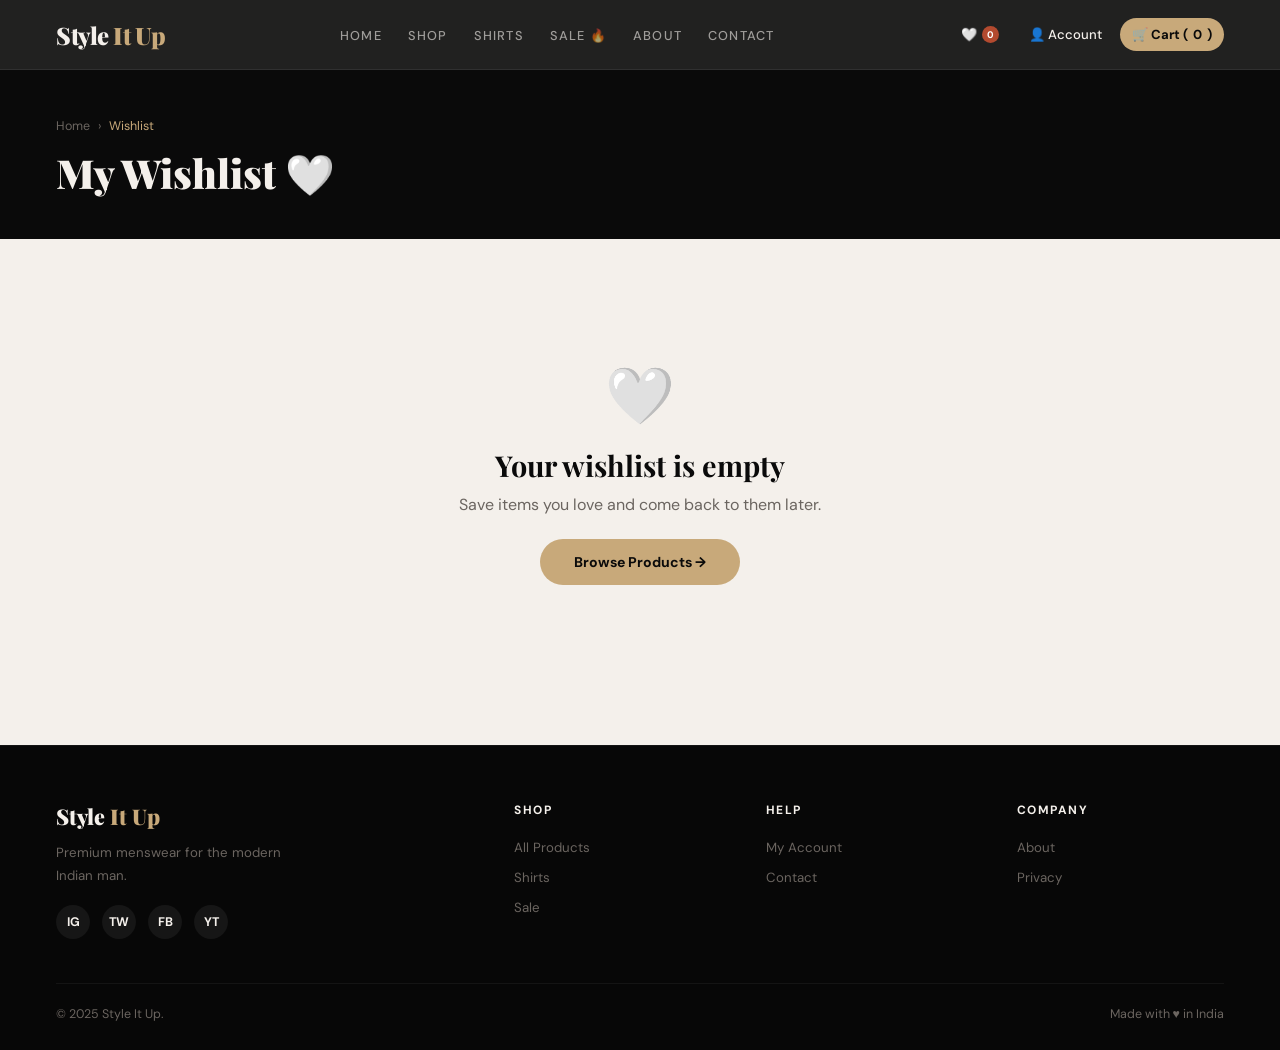
<file: wishlist.html>
<!DOCTYPE html>
<html lang="en">
<head>
  <!-- Google Tag Manager -->
<script>(function(w,d,s,l,i){w[l]=w[l]||[];w[l].push({'gtm.start':
new Date().getTime(),event:'gtm.js'});var f=d.getElementsByTagName(s)[0],
j=d.createElement(s),dl=l!='dataLayer'?'&l='+l:'';j.async=true;j.src=
'https://www.googletagmanager.com/gtm.js?id='+i+dl;f.parentNode.insertBefore(j,f);
})(window,document,'script','dataLayer','GTM-5MQSH7WT');</script>
<!-- End Google Tag Manager -->
  <!-- Google tag (gtag.js) -->
<script async src="https://www.googletagmanager.com/gtag/js?id=G-WWEGL6GJ3Q"></script>
<script>
  window.dataLayer = window.dataLayer || [];
  function gtag(){dataLayer.push(arguments);}
  gtag('js', new Date());

  gtag('config', 'G-WWEGL6GJ3Q');
</script>
<meta charset="UTF-8"/><meta name="viewport" content="width=device-width, initial-scale=1.0"/>
<title>Wishlist — Style It Up</title>
<link href="https://fonts.googleapis.com/css2?family=Playfair+Display:ital,wght@0,700;0,900;1,700&family=DM+Sans:wght@300;400;500;600&display=swap" rel="stylesheet"/>
<style>
*,*::before,*::after{box-sizing:border-box;margin:0;padding:0}
:root{--black:#0a0a0a;--off:#f4f0eb;--cream:#ede8e0;--tan:#c8a97a;--rust:#b34a2f;--mid:#6b6560;--r:12px}
body{font-family:'DM Sans',sans-serif;background:var(--off);color:var(--black)}
nav{position:fixed;top:0;left:0;right:0;z-index:500;display:flex;align-items:center;justify-content:space-between;padding:0 56px;height:70px;backdrop-filter:blur(20px);background:rgba(10,10,10,.9);border-bottom:1px solid rgba(255,255,255,.07)}
.nav-logo{font-family:'Playfair Display',serif;font-size:1.5rem;font-weight:900;color:var(--off);text-decoration:none;letter-spacing:-.5px}
.nav-logo span{color:var(--tan)}
.nav-links{display:flex;gap:26px;list-style:none}
.nav-links a{text-decoration:none;color:rgba(244,240,235,.6);font-size:.8rem;letter-spacing:1.2px;text-transform:uppercase;font-weight:500;transition:color .2s}
.nav-links a:hover{color:var(--tan)}
.nav-right{display:flex;gap:6px;align-items:center}
.nav-icon-btn{background:none;border:none;cursor:pointer;color:var(--off);padding:8px 12px;border-radius:8px;font-family:'DM Sans',sans-serif;font-size:.82rem;font-weight:500;transition:background .2s;display:flex;align-items:center;gap:5px;text-decoration:none}
.nav-icon-btn:hover{background:rgba(255,255,255,.08);color:var(--off)}
.nav-badge{background:var(--rust);color:#fff;font-size:.6rem;font-weight:700;min-width:17px;height:17px;border-radius:50%;display:flex;align-items:center;justify-content:center;padding:0 4px}
.btn-cart-nav{background:var(--tan)!important;color:var(--black)!important;border-radius:50px!important;font-weight:700!important}
.page-wrap{padding-top:70px;min-height:80vh}
.container{max-width:1280px;margin:0 auto;padding:0 56px}
.page-header{background:var(--black);color:var(--off);padding:48px 0 40px}
.page-header h1{font-family:'Playfair Display',serif;font-size:2.5rem;font-weight:900}
.breadcrumb{display:flex;gap:8px;align-items:center;font-size:.78rem;color:var(--mid);margin-bottom:12px}
.breadcrumb a{color:var(--mid);text-decoration:none}
.breadcrumb a:hover{color:var(--tan)}
.breadcrumb span{color:var(--tan)}
.wish-grid{display:grid;grid-template-columns:repeat(4,1fr);gap:24px;padding:40px 0 80px}
.product-card{background:#fff;border-radius:var(--r);overflow:hidden;cursor:pointer;transition:box-shadow .3s,transform .3s;position:relative}
.product-card:hover{transform:translateY(-5px);box-shadow:0 20px 50px rgba(0,0,0,.13)}
.product-img-wrap{position:relative;overflow:hidden;aspect-ratio:3/4}
.product-img-wrap img{width:100%;height:100%;object-fit:cover;transition:transform .5s;display:block}
.product-card:hover .product-img-wrap img{transform:scale(1.05)}
.product-tag{position:absolute;top:10px;left:10px;background:var(--rust);color:#fff;font-size:.62rem;font-weight:700;letter-spacing:1.2px;text-transform:uppercase;padding:4px 9px;border-radius:4px}
.remove-wish{position:absolute;top:10px;right:10px;background:#fff;border:none;cursor:pointer;width:34px;height:34px;border-radius:50%;display:flex;align-items:center;justify-content:center;font-size:.95rem;box-shadow:0 2px 10px rgba(0,0,0,.1);transition:all .2s;color:var(--rust)}
.remove-wish:hover{background:var(--rust);color:#fff}
.product-info{padding:14px 14px 18px}
.product-brand{font-size:.67rem;color:var(--mid);letter-spacing:1px;text-transform:uppercase;margin-bottom:3px}
.product-name{font-size:.9rem;font-weight:600;color:var(--black);margin-bottom:8px}
.stars{color:var(--tan);font-size:.72rem;margin-bottom:5px}
.product-footer{display:flex;align-items:center;justify-content:space-between;gap:8px}
.product-price{font-family:'Playfair Display',serif;font-size:1.05rem;font-weight:700;color:var(--black)}
.product-price .old{font-size:.78rem;color:var(--mid);text-decoration:line-through;margin-left:6px;font-family:'DM Sans',sans-serif;font-weight:400}
.add-btn{background:var(--black);color:#fff;border:none;border-radius:50px;padding:7px 15px;font-size:.72rem;font-weight:700;cursor:pointer;transition:background .2s;font-family:'DM Sans',sans-serif}
.add-btn:hover{background:var(--rust)}
.empty-wish{text-align:center;padding:80px 40px;grid-column:span 4}
.empty-wish span{font-size:3.5rem;display:block;margin-bottom:14px}
.empty-wish h2{font-family:'Playfair Display',serif;font-size:1.8rem;color:var(--black);margin-bottom:10px}
.empty-wish p{color:var(--mid);margin-bottom:24px}
footer{background:#070707;padding:56px 0 28px;border-top:1px solid rgba(255,255,255,.05)}
.footer-inner{max-width:1280px;margin:0 auto;padding:0 56px}
.footer-grid{display:grid;grid-template-columns:2fr 1fr 1fr 1fr;gap:44px;margin-bottom:44px}
.footer-logo{font-family:'Playfair Display',serif;font-size:1.35rem;font-weight:900;color:var(--off);text-decoration:none;display:block;margin-bottom:12px}
.footer-logo span{color:var(--tan)}
.footer-brand p{font-size:.83rem;color:var(--mid);line-height:1.7;max-width:260px}
.footer-col h4{font-size:.75rem;letter-spacing:1.5px;text-transform:uppercase;color:var(--off);font-weight:700;margin-bottom:18px}
.footer-col ul{list-style:none}
.footer-col li{margin-bottom:9px}
.footer-col a{color:var(--mid);text-decoration:none;font-size:.83rem;transition:color .2s}
.footer-col a:hover{color:var(--tan)}
.footer-bottom{display:flex;justify-content:space-between;align-items:center;padding-top:22px;border-top:1px solid rgba(255,255,255,.05);font-size:.78rem;color:var(--mid)}
.social-links{display:flex;gap:12px;margin-top:18px}
.social-links a{width:34px;height:34px;border-radius:50%;background:rgba(255,255,255,.06);display:flex;align-items:center;justify-content:center;color:var(--off);text-decoration:none;font-size:.78rem;font-weight:700;transition:background .2s}
.social-links a:hover{background:var(--tan);color:var(--black)}
@media(max-width:900px){nav{padding:0 20px}.nav-links{display:none}.container{padding:0 20px}.wish-grid{grid-template-columns:repeat(2,1fr)}.footer-grid{grid-template-columns:1fr 1fr}.footer-inner{padding:0 20px}}
</style>
</head>
<body>
  <!-- Google Tag Manager (noscript) -->
<noscript><iframe src="https://www.googletagmanager.com/ns.html?id=GTM-5MQSH7WT"
height="0" width="0" style="display:none;visibility:hidden"></iframe></noscript>
<!-- End Google Tag Manager (noscript) -->
<nav>
  <a href="index.html" class="nav-logo">Style <span>It Up</span></a>
  <ul class="nav-links">
    <li><a href="index.html">Home</a></li><li><a href="shop.html">Shop</a></li>
    <li><a href="shop.html?cat=shirts">Shirts</a></li><li><a href="shop.html?cat=sale">Sale 🔥</a></li>
    <li><a href="about.html">About</a></li><li><a href="contact.html">Contact</a></li>
  </ul>
  <div class="nav-right">
    <a href="wishlist.html" class="nav-icon-btn">🤍 <span id="nav-wish-count" class="nav-badge">0</span></a>
    <a href="account.html" class="nav-icon-btn">👤 Account</a>
    <a href="cart.html" class="nav-icon-btn btn-cart-nav">🛒 Cart (<span id="nav-cart-count">0</span>)</a>
  </div>
</nav>
<div class="page-wrap">
  <div class="page-header"><div class="container"><div class="breadcrumb"><a href="index.html">Home</a> › <span>Wishlist</span></div><h1>My Wishlist 🤍</h1></div></div>
  <div class="container"><div class="wish-grid" id="wish-grid"></div></div>
</div>
<footer><div class="footer-inner">
  <div class="footer-grid">
    <div class="footer-brand"><a href="index.html" class="footer-logo">Style <span>It Up</span></a><p>Premium menswear for the modern Indian man.</p><div class="social-links"><a>IG</a><a>TW</a><a>FB</a><a>YT</a></div></div>
    <div class="footer-col"><h4>Shop</h4><ul><li><a href="shop.html">All Products</a></li><li><a href="shop.html?cat=shirts">Shirts</a></li><li><a href="shop.html?cat=sale">Sale</a></li></ul></div>
    <div class="footer-col"><h4>Help</h4><ul><li><a href="account.html">My Account</a></li><li><a href="contact.html">Contact</a></li></ul></div>
    <div class="footer-col"><h4>Company</h4><ul><li><a href="about.html">About</a></li><li><a href="#">Privacy</a></li></ul></div>
  </div>
  <div class="footer-bottom"><span>© 2025 Style It Up.</span><span>Made with ♥ in India</span></div>
</div></footer>
<script>
function fmt(n){return '₹'+n.toLocaleString('en-IN')}
function star(n){return '★'.repeat(n)+'☆'.repeat(5-n)}
function getCart(){try{return JSON.parse(sessionStorage.getItem('siu_cart'))||[];}catch{return [];}}
function saveCart(c){sessionStorage.setItem('siu_cart',JSON.stringify(c));}
function getWish(){try{return JSON.parse(sessionStorage.getItem('siu_wish'))||[];}catch{return [];}}
function saveWish(w){sessionStorage.setItem('siu_wish',JSON.stringify(w));}
function updateNav(){const cc=document.getElementById('nav-cart-count');const wc=document.getElementById('nav-wish-count');if(cc)cc.textContent=getCart().reduce((a,i)=>a+i.qty,0);if(wc)wc.textContent=getWish().length;}
function toast(msg,type){let tc=document.getElementById('tc');if(!tc){tc=document.createElement('div');tc.id='tc';tc.style.cssText='position:fixed;top:90px;right:24px;z-index:9999;display:flex;flex-direction:column;gap:10px;pointer-events:none';document.body.appendChild(tc);}const t=document.createElement('div');t.style.cssText='background:#f4f0eb;color:#0a0a0a;padding:12px 20px;border-radius:8px;font-size:.85rem;font-weight:600;box-shadow:0 8px 30px rgba(0,0,0,.25);opacity:0;transform:translateX(60px);transition:all .35s ease;border-left:4px solid '+(type==='err'?'#b34a2f':'#c8a97a');t.textContent=msg;tc.appendChild(t);requestAnimationFrame(()=>requestAnimationFrame(()=>{t.style.opacity='1';t.style.transform='translateX(0)'}));setTimeout(()=>{t.style.opacity='0';t.style.transform='translateX(60px)';setTimeout(()=>t.remove(),400)},3000);}
function removeWish(id){let w=getWish();w=w.filter(x=>x.id!==id);saveWish(w);updateNav();render();toast('Removed from wishlist');}
function addCart(id){
  const w=getWish();const p=w.find(x=>x.id===id);if(!p) return;
  location.href='product.html?id='+id;
}
function render(){
  updateNav();
  const w=getWish();const g=document.getElementById('wish-grid');
  if(!w.length){g.innerHTML=`<div class="empty-wish"><span>🤍</span><h2>Your wishlist is empty</h2><p>Save items you love and come back to them later.</p><a href="shop.html" style="background:var(--tan);color:var(--black);border:none;border-radius:50px;padding:14px 34px;font-family:'DM Sans',sans-serif;font-size:.88rem;font-weight:700;text-decoration:none;display:inline-block">Browse Products →</a></div>`;return;}
  g.innerHTML=w.map(p=>`<div class="product-card">
    <div class="product-img-wrap" onclick="location.href='product.html?id=${p.id}'">
      <img src="${p.img}" alt="${p.name}" onerror="this.src='https://picsum.photos/seed/wi${p.id}/500/650'"/>
      ${p.tag?`<span class="product-tag">${p.tag}</span>`:''}
      <button class="remove-wish" onclick="event.stopPropagation();removeWish(${p.id})" title="Remove">✕</button>
    </div>
    <div class="product-info" onclick="location.href='product.html?id=${p.id}'">
      <div class="stars">${star(p.stars||4)}</div>
      <div class="product-brand">${p.brand||'Style It Up'}</div>
      <div class="product-name">${p.name}</div>
      <div class="product-footer">
        <div class="product-price">${fmt(p.price)}${p.old?`<span class="old">${fmt(p.old)}</span>`:''}</div>
        <button class="add-btn" onclick="event.stopPropagation();addCart(${p.id})">View →</button>
      </div>
    </div>
  </div>`).join('');
}
render();
</script>
</body>
</html>
</file>
<file: shared.css>
/* ============================================================
   STYLE IT UP — shared.css
   Import this file in every HTML page:
   <link rel="stylesheet" href="shared.css"/>
   ============================================================ */

@import url('https://fonts.googleapis.com/css2?family=Playfair+Display:ital,wght@0,700;0,900;1,700&family=DM+Sans:wght@300;400;500;600&display=swap');

/* ── RESET & ROOT ── */
*, *::before, *::after { box-sizing: border-box; margin: 0; padding: 0; }

:root {
  --black:  #0a0a0a;
  --off:    #f4f0eb;
  --cream:  #ede8e0;
  --tan:    #c8a97a;
  --rust:   #b34a2f;
  --mid:    #6b6560;
  --white:  #fff;
  --r:      12px;
}

html { scroll-behavior: smooth; }
body {
  font-family: 'DM Sans', sans-serif;
  background: var(--black);
  color: var(--off);
  overflow-x: hidden;
}

/* ── TYPOGRAPHY ── */
.playfair { font-family: 'Playfair Display', serif; }

/* ── NAV ── */
nav {
  position: fixed; top: 0; left: 0; right: 0; z-index: 500;
  display: flex; align-items: center; justify-content: space-between;
  padding: 0 56px; height: 70px;
  backdrop-filter: blur(20px);
  background: rgba(10,10,10,.90);
  border-bottom: 1px solid rgba(255,255,255,.07);
}
.nav-logo {
  font-family: 'Playfair Display', serif;
  font-size: 1.5rem; font-weight: 900;
  color: var(--off); text-decoration: none; letter-spacing: -.5px;
}
.nav-logo span { color: var(--tan); }

.nav-links { display: flex; gap: 26px; list-style: none; }
.nav-links a {
  text-decoration: none;
  color: rgba(244,240,235,.6);
  font-size: .8rem; letter-spacing: 1.2px;
  text-transform: uppercase; font-weight: 500;
  transition: color .2s;
}
.nav-links a:hover,
.nav-links a.active { color: var(--tan); }

.nav-right { display: flex; gap: 6px; align-items: center; }

.nav-icon-btn {
  background: none; border: none; cursor: pointer;
  color: var(--off); padding: 8px 12px; border-radius: 8px;
  font-family: 'DM Sans', sans-serif; font-size: .82rem; font-weight: 500;
  transition: background .2s;
  display: flex; align-items: center; gap: 5px;
  text-decoration: none;
}
.nav-icon-btn:hover { background: rgba(255,255,255,.08); color: var(--off); }

.nav-badge {
  background: var(--rust); color: #fff;
  font-size: .6rem; font-weight: 700;
  min-width: 17px; height: 17px; border-radius: 50%;
  display: flex; align-items: center; justify-content: center;
  padding: 0 4px;
}

.btn-cart-nav {
  background: var(--tan) !important;
  color: var(--black) !important;
  border-radius: 50px !important;
  font-weight: 700 !important;
}
.btn-cart-nav:hover { background: #d4b88a !important; color: var(--black) !important; }

/* ── BUTTONS ── */
.btn-primary {
  background: var(--tan); color: var(--black);
  border: none; border-radius: 50px;
  padding: 13px 32px;
  font-family: 'DM Sans', sans-serif; font-size: .88rem; font-weight: 700;
  cursor: pointer; transition: all .25s;
  text-decoration: none; display: inline-block;
}
.btn-primary:hover { background: #d4b88a; transform: translateY(-2px); }

.btn-ghost {
  background: transparent; color: var(--off);
  border: 1.5px solid rgba(244,240,235,.2);
  border-radius: 50px; padding: 12px 28px;
  font-family: 'DM Sans', sans-serif; font-size: .88rem; font-weight: 500;
  cursor: pointer; transition: all .25s;
  text-decoration: none; display: inline-block;
}
.btn-ghost:hover { border-color: var(--tan); color: var(--tan); }

.btn-dark {
  background: var(--black); color: #fff;
  border: none; border-radius: 50px; padding: 13px 32px;
  font-family: 'DM Sans', sans-serif; font-size: .88rem; font-weight: 700;
  cursor: pointer; transition: background .2s;
  text-decoration: none; display: inline-block;
}
.btn-dark:hover { background: #1e1e1e; }

/* ── PRODUCT CARD ── */
.product-card {
  background: #fff; border-radius: var(--r);
  overflow: hidden; cursor: pointer;
  transition: box-shadow .3s, transform .3s;
}
.product-card:hover { transform: translateY(-5px); box-shadow: 0 20px 50px rgba(0,0,0,.13); }

.product-img-wrap { position: relative; overflow: hidden; aspect-ratio: 3/4; }
.product-img-wrap img {
  width: 100%; height: 100%; object-fit: cover;
  transition: transform .5s; display: block;
}
.product-card:hover .product-img-wrap img { transform: scale(1.05); }

.product-tag {
  position: absolute; top: 10px; left: 10px;
  background: var(--rust); color: #fff;
  font-size: .62rem; font-weight: 700;
  letter-spacing: 1.2px; text-transform: uppercase;
  padding: 4px 9px; border-radius: 4px;
}

.wish-btn {
  position: absolute; top: 10px; right: 10px;
  background: #fff; border: none; cursor: pointer;
  width: 34px; height: 34px; border-radius: 50%;
  display: flex; align-items: center; justify-content: center;
  font-size: .95rem;
  box-shadow: 0 2px 10px rgba(0,0,0,.1);
  transition: transform .2s;
}
.wish-btn:hover { transform: scale(1.15); }
.wish-btn.wishlisted { color: var(--rust); }

.product-info { padding: 14px 14px 18px; }
.product-brand { font-size: .67rem; color: var(--mid); letter-spacing: 1px; text-transform: uppercase; margin-bottom: 3px; }
.product-name  { font-size: .9rem; font-weight: 600; color: var(--black); margin-bottom: 8px; }

.stars { color: var(--tan); font-size: .72rem; margin-bottom: 5px; }

.product-footer { display: flex; align-items: center; justify-content: space-between; gap: 8px; }
.product-price {
  font-family: 'Playfair Display', serif;
  font-size: 1.05rem; font-weight: 700; color: var(--black);
}
.product-price .old {
  font-size: .78rem; color: var(--mid);
  text-decoration: line-through; margin-left: 6px;
  font-family: 'DM Sans', sans-serif; font-weight: 400;
}

.add-btn {
  background: var(--black); color: #fff;
  border: none; border-radius: 50px;
  padding: 7px 15px; font-size: .72rem; font-weight: 700;
  cursor: pointer; transition: background .2s;
  font-family: 'DM Sans', sans-serif; white-space: nowrap;
}
.add-btn:hover { background: var(--rust); }

/* ── SECTION LABELS ── */
.section-label {
  font-size: .7rem; letter-spacing: 2.5px;
  text-transform: uppercase; color: var(--tan);
  font-weight: 700; margin-bottom: 8px;
}
.section-title {
  font-family: 'Playfair Display', serif;
  font-size: clamp(1.8rem, 3vw, 2.6rem);
  font-weight: 700; line-height: 1.15; color: var(--off);
}

/* ── TOAST ── */
#toast-container {
  position: fixed; top: 90px; right: 24px;
  z-index: 9999;
  display: flex; flex-direction: column; gap: 10px;
  pointer-events: none;
}
.toast {
  background: var(--off); color: var(--black);
  padding: 12px 20px; border-radius: 8px;
  font-size: .85rem; font-weight: 600;
  box-shadow: 0 8px 30px rgba(0,0,0,.25);
  opacity: 0; transform: translateX(60px);
  transition: all .35s ease;
  pointer-events: none;
  border-left: 4px solid var(--tan);
}
.toast.show { opacity: 1; transform: translateX(0); }
.toast.err  { border-left-color: var(--rust); }

/* ── BREADCRUMB ── */
.breadcrumb { display: flex; gap: 8px; align-items: center; font-size: .78rem; color: var(--mid); margin-bottom: 12px; }
.breadcrumb a { color: var(--mid); text-decoration: none; transition: color .2s; }
.breadcrumb a:hover { color: var(--tan); }
.breadcrumb span { color: var(--tan); }

/* ── PAGE HEADER (dark banner) ── */
.page-header { background: var(--black); padding: 48px 0 40px; }
.page-header h1 { font-family: 'Playfair Display', serif; font-size: 2.5rem; font-weight: 900; }

/* ── FORMS (shared) ── */
.form-group { display: flex; flex-direction: column; gap: 6px; margin-bottom: 16px; }
.form-group label {
  font-size: .72rem; font-weight: 700;
  letter-spacing: 1px; text-transform: uppercase; color: var(--mid);
}
.form-group input,
.form-group select,
.form-group textarea {
  background: rgba(0,0,0,.05);
  border: 1.5px solid rgba(0,0,0,.1);
  border-radius: 10px; padding: 12px 14px;
  font-family: 'DM Sans', sans-serif; font-size: .9rem;
  color: var(--black); outline: none; transition: border-color .2s;
  resize: none;
}
.form-group input:focus,
.form-group select:focus,
.form-group textarea:focus { border-color: var(--tan); }

.form-row { display: grid; grid-template-columns: 1fr 1fr; gap: 14px; }

/* Dark-background form variant */
.form-dark .form-group input,
.form-dark .form-group select,
.form-dark .form-group textarea {
  background: rgba(255,255,255,.06);
  border-color: rgba(255,255,255,.1);
  color: var(--off);
}
.form-dark .form-group label { color: rgba(244,240,235,.5); }
.form-dark .form-group input::placeholder,
.form-dark .form-group textarea::placeholder { color: rgba(244,240,235,.3); }
.form-dark .form-group select option { background: #1a1a1a; color: var(--off); }

/* ── MARQUEE ── */
.marquee-wrap { overflow: hidden; background: var(--tan); padding: 13px 0; }
.marquee-inner { display: flex; white-space: nowrap; animation: marquee 22s linear infinite; }
.marquee-item {
  flex-shrink: 0; padding: 0 28px;
  font-size: .75rem; font-weight: 700;
  letter-spacing: 2px; text-transform: uppercase; color: var(--black);
}
.marquee-dot { color: var(--rust); margin: 0 6px; }

/* ── FOOTER ── */
footer {
  background: #070707;
  padding: 56px 56px 28px;
  border-top: 1px solid rgba(255,255,255,.05);
}
.footer-inner { max-width: 1280px; margin: 0 auto; }

.footer-grid {
  display: grid;
  grid-template-columns: 2fr 1fr 1fr 1fr;
  gap: 44px; margin-bottom: 44px;
}
.footer-logo {
  font-family: 'Playfair Display', serif;
  font-size: 1.35rem; font-weight: 900;
  color: var(--off); text-decoration: none;
  display: block; margin-bottom: 12px;
}
.footer-logo span { color: var(--tan); }
.footer-brand p { font-size: .83rem; color: var(--mid); line-height: 1.7; max-width: 260px; }

.footer-col h4 {
  font-size: .75rem; letter-spacing: 1.5px;
  text-transform: uppercase; color: var(--off);
  font-weight: 700; margin-bottom: 18px;
}
.footer-col ul { list-style: none; }
.footer-col li { margin-bottom: 9px; }
.footer-col a { color: var(--mid); text-decoration: none; font-size: .83rem; transition: color .2s; }
.footer-col a:hover { color: var(--tan); }

.footer-bottom {
  display: flex; justify-content: space-between; align-items: center;
  padding-top: 22px;
  border-top: 1px solid rgba(255,255,255,.05);
  font-size: .78rem; color: var(--mid);
}

.social-links { display: flex; gap: 12px; margin-top: 18px; }
.social-links a {
  width: 34px; height: 34px; border-radius: 50%;
  background: rgba(255,255,255,.06);
  display: flex; align-items: center; justify-content: center;
  color: var(--off); text-decoration: none;
  font-size: .78rem; font-weight: 700;
  transition: background .2s;
}
.social-links a:hover { background: var(--tan); color: var(--black); }

/* ── BACK TO TOP ── */
#back-top {
  position: fixed; bottom: 28px; right: 28px; z-index: 400;
  background: var(--tan); color: var(--black);
  border: none; width: 44px; height: 44px; border-radius: 50%;
  cursor: pointer; font-size: 1rem;
  display: none; align-items: center; justify-content: center;
  box-shadow: 0 4px 16px rgba(0,0,0,.2); transition: transform .2s;
}
#back-top.show { display: flex; }
#back-top:hover { transform: translateY(-3px); }

/* ── ANIMATIONS ── */
@keyframes fadeUp   { from { opacity: 0; transform: translateY(26px); } to { opacity: 1; transform: translateY(0); } }
@keyframes fadeIn   { from { opacity: 0; } to { opacity: 1; } }
@keyframes marquee  { from { transform: translateX(0); } to { transform: translateX(-50%); } }

.fade-in { animation: fadeUp .7s ease both; }

/* ── CONTAINER ── */
.container { max-width: 1280px; margin: 0 auto; padding: 0 56px; }
.page-wrap  { padding-top: 70px; min-height: 100vh; }

/* ── RESPONSIVE ── */
@media (max-width: 900px) {
  nav { padding: 0 20px; }
  .nav-links { display: none; }
  .container { padding: 0 20px; }
  footer { padding: 44px 20px 24px; }
  .footer-grid { grid-template-columns: 1fr 1fr; }
  .form-row { grid-template-columns: 1fr; }
}
</file>
<file: cart.css>
/* ============================================================
   STYLE IT UP — cart.css  (Cart page)
   ============================================================ */

.page-body { background: var(--off); color: var(--black); }

.cart-layout {
  display: grid; grid-template-columns: 1fr 380px;
  gap: 32px; padding: 40px 0 80px; align-items: start;
}

/* ── CART ITEMS TABLE ── */
.cart-header-row {
  display: flex; gap: 16px;
  padding: 0 0 14px;
  border-bottom: 1.5px solid rgba(0,0,0,.1);
  font-size: .75rem; font-weight: 700;
  letter-spacing: 1px; text-transform: uppercase; color: var(--mid);
}
.col-product { flex: 2; }
.col-price, .col-qty, .col-total { flex: 1; text-align: center; }

.cart-item {
  display: flex; gap: 16px; padding: 20px 0;
  border-bottom: 1px solid rgba(0,0,0,.07);
  align-items: center;
}
.ci-img { width: 100px; height: 126px; border-radius: 10px; overflow: hidden; flex-shrink: 0; }
.ci-img img { width: 100%; height: 100%; object-fit: cover; display: block; }

.ci-details { flex: 2; }
.ci-brand  { font-size: .68rem; letter-spacing: 1px; text-transform: uppercase; color: var(--mid); margin-bottom: 3px; }
.ci-name   { font-size: .95rem; font-weight: 600; color: var(--black); margin-bottom: 5px; cursor: pointer; text-decoration: none; display: block; }
.ci-name:hover { color: var(--rust); }
.ci-meta   { font-size: .78rem; color: var(--mid); margin-bottom: 12px; }
.ci-actions { display: flex; gap: 10px; }
.ci-action-btn {
  background: transparent; border: none;
  font-size: .78rem; color: var(--mid); cursor: pointer; padding: 0;
  font-family: 'DM Sans', sans-serif; transition: color .2s;
  display: flex; align-items: center; gap: 4px;
}
.ci-action-btn:hover { color: var(--rust); }

.ci-price-col { flex: 1; text-align: center; font-family: 'Playfair Display', serif; font-size: 1rem; font-weight: 700; color: var(--black); }
.ci-price-col .old { display: block; font-family: 'DM Sans', sans-serif; font-size: .75rem; color: var(--mid); text-decoration: line-through; font-weight: 400; }

.ci-qty-col { flex: 1; display: flex; align-items: center; justify-content: center; }
.qty-ctrl { display: flex; align-items: center; gap: 8px; background: rgba(0,0,0,.05); border-radius: 10px; padding: 4px; }
.qty-ctrl button {
  width: 30px; height: 30px; border: none; background: transparent;
  font-size: .9rem; font-weight: 700; cursor: pointer; border-radius: 6px;
  color: var(--black); transition: background .2s; font-family: 'DM Sans', sans-serif;
}
.qty-ctrl button:hover { background: rgba(0,0,0,.1); }
.qty-ctrl span { font-size: .88rem; font-weight: 700; color: var(--black); min-width: 20px; text-align: center; }

.ci-total-col { flex: 1; text-align: center; font-family: 'Playfair Display', serif; font-size: 1.1rem; font-weight: 700; color: var(--black); }

/* ── EMPTY CART ── */
.empty-cart { text-align: center; padding: 80px 40px; background: #fff; border-radius: 16px; }
.empty-cart .icon { font-size: 3.5rem; display: block; margin-bottom: 16px; }
.empty-cart h2 { font-family: 'Playfair Display', serif; font-size: 1.8rem; margin-bottom: 10px; color: var(--black); }
.empty-cart p  { color: var(--mid); margin-bottom: 28px; }

/* ── COUPON ── */
.coupon-row { display: flex; gap: 10px; margin-top: 24px; padding-top: 24px; border-top: 1px solid rgba(0,0,0,.07); }
.coupon-input {
  flex: 1; background: rgba(0,0,0,.05); border: 1.5px solid rgba(0,0,0,.1);
  border-radius: 10px; padding: 11px 14px;
  font-family: 'DM Sans', sans-serif; font-size: .88rem; color: var(--black); outline: none;
}
.coupon-input:focus { border-color: var(--tan); }
.coupon-btn {
  background: var(--black); color: #fff; border: none; border-radius: 10px;
  padding: 11px 22px; font-family: 'DM Sans', sans-serif;
  font-size: .85rem; font-weight: 700; cursor: pointer; transition: background .2s; white-space: nowrap;
}
.coupon-btn:hover { background: var(--rust); }
.coupon-success { font-size: .82rem; color: #2e7d32; font-weight: 600; margin-top: 8px; }

/* ── ORDER SUMMARY BOX ── */
.order-summary {
  background: var(--black); color: var(--off);
  border-radius: 16px; padding: 28px;
  position: sticky; top: 90px;
}
.os-title { font-family: 'Playfair Display', serif; font-size: 1.3rem; font-weight: 700; margin-bottom: 22px; }
.os-row { display: flex; justify-content: space-between; font-size: .88rem; margin-bottom: 12px; color: rgba(244,240,235,.7); }
.os-row strong { color: var(--off); }
.os-divider { height: 1px; background: rgba(255,255,255,.08); margin: 16px 0; }
.os-total { display: flex; justify-content: space-between; align-items: center; }
.os-total-lbl { font-size: 1rem; font-weight: 700; color: var(--off); }
.os-total-val { font-family: 'Playfair Display', serif; font-size: 1.6rem; font-weight: 700; color: var(--tan); }

.checkout-btn {
  width: 100%; background: var(--tan); color: var(--black); border: none;
  border-radius: 50px; padding: 16px;
  font-family: 'DM Sans', sans-serif; font-size: .95rem; font-weight: 700;
  cursor: pointer; transition: all .25s; margin-top: 20px; margin-bottom: 12px;
}
.checkout-btn:hover { background: #d4b88a; transform: translateY(-2px); }

.continue-shopping {
  width: 100%; background: transparent; color: var(--off);
  border: 1.5px solid rgba(255,255,255,.15); border-radius: 50px; padding: 13px;
  font-family: 'DM Sans', sans-serif; font-size: .85rem; font-weight: 600;
  cursor: pointer; transition: all .2s; text-decoration: none;
  display: block; text-align: center;
}
.continue-shopping:hover { border-color: var(--tan); color: var(--tan); }

.os-badges { display: flex; gap: 10px; margin-top: 20px; flex-wrap: wrap; }
.os-badge  { display: flex; align-items: center; gap: 6px; font-size: .72rem; color: rgba(244,240,235,.5); }

.payment-icons { display: flex; gap: 8px; margin-top: 16px; flex-wrap: wrap; }
.payment-icon  { background: rgba(255,255,255,.08); border-radius: 6px; padding: 5px 10px; font-size: .72rem; font-weight: 700; color: rgba(244,240,235,.6); }

/* ── CHECKOUT FORM ── */
.checkout-wrap { background: #fff; border-radius: 16px; padding: 32px; }
.co-back-btn {
  background: transparent; border: 1.5px solid rgba(0,0,0,.15); border-radius: 8px;
  padding: 8px 14px; font-family: 'DM Sans', sans-serif;
  font-size: .82rem; font-weight: 600; cursor: pointer; color: var(--black);
}
.co-back-btn:hover { border-color: var(--tan); }
.co-title { font-family: 'Playfair Display', serif; font-size: 1.6rem; font-weight: 700; color: var(--black); }

.payment-option {
  display: flex; align-items: center; gap: 12px;
  padding: 14px 16px; border: 1.5px solid rgba(0,0,0,.1);
  border-radius: 10px; cursor: pointer; margin-bottom: 10px; transition: all .2s;
}
.payment-option:hover { border-color: var(--tan); }
.payment-option.selected { border-color: var(--tan); background: rgba(200,169,122,.07); }
.payment-option input[type=radio] { accent-color: var(--tan); }
.payment-label { font-size: .9rem; font-weight: 600; color: var(--black); }
.payment-sub   { font-size: .78rem; color: var(--mid); }

.place-order-btn {
  width: 100%; background: var(--rust); color: #fff; border: none;
  border-radius: 50px; padding: 16px;
  font-family: 'DM Sans', sans-serif; font-size: 1rem; font-weight: 700;
  cursor: pointer; transition: all .25s; margin-top: 8px;
}
.place-order-btn:hover { background: #c0381f; transform: translateY(-2px); }

/* ── ORDER SUCCESS ── */
.order-success { text-align: center; padding: 60px 40px; background: #fff; border-radius: 16px; }
.order-success .tick { font-size: 4rem; margin-bottom: 16px; }
.order-success h2 { font-family: 'Playfair Display', serif; font-size: 2rem; font-weight: 700; color: var(--black); margin-bottom: 10px; }
.order-success p { color: var(--mid); margin-bottom: 24px; line-height: 1.7; }
.order-id {
  background: rgba(200,169,122,.1); border: 1px solid rgba(200,169,122,.3);
  border-radius: 8px; padding: 10px 18px;
  display: inline-block; font-size: .85rem; font-weight: 700;
  color: var(--tan); margin-bottom: 24px;
}

/* ── RESPONSIVE ── */
@media (max-width: 900px) {
  .cart-layout { grid-template-columns: 1fr; }
  .order-summary { position: static; }
  .cart-header-row { display: none; }
  .ci-price-col, .ci-qty-col, .ci-total-col { display: none; }
}
</file>
